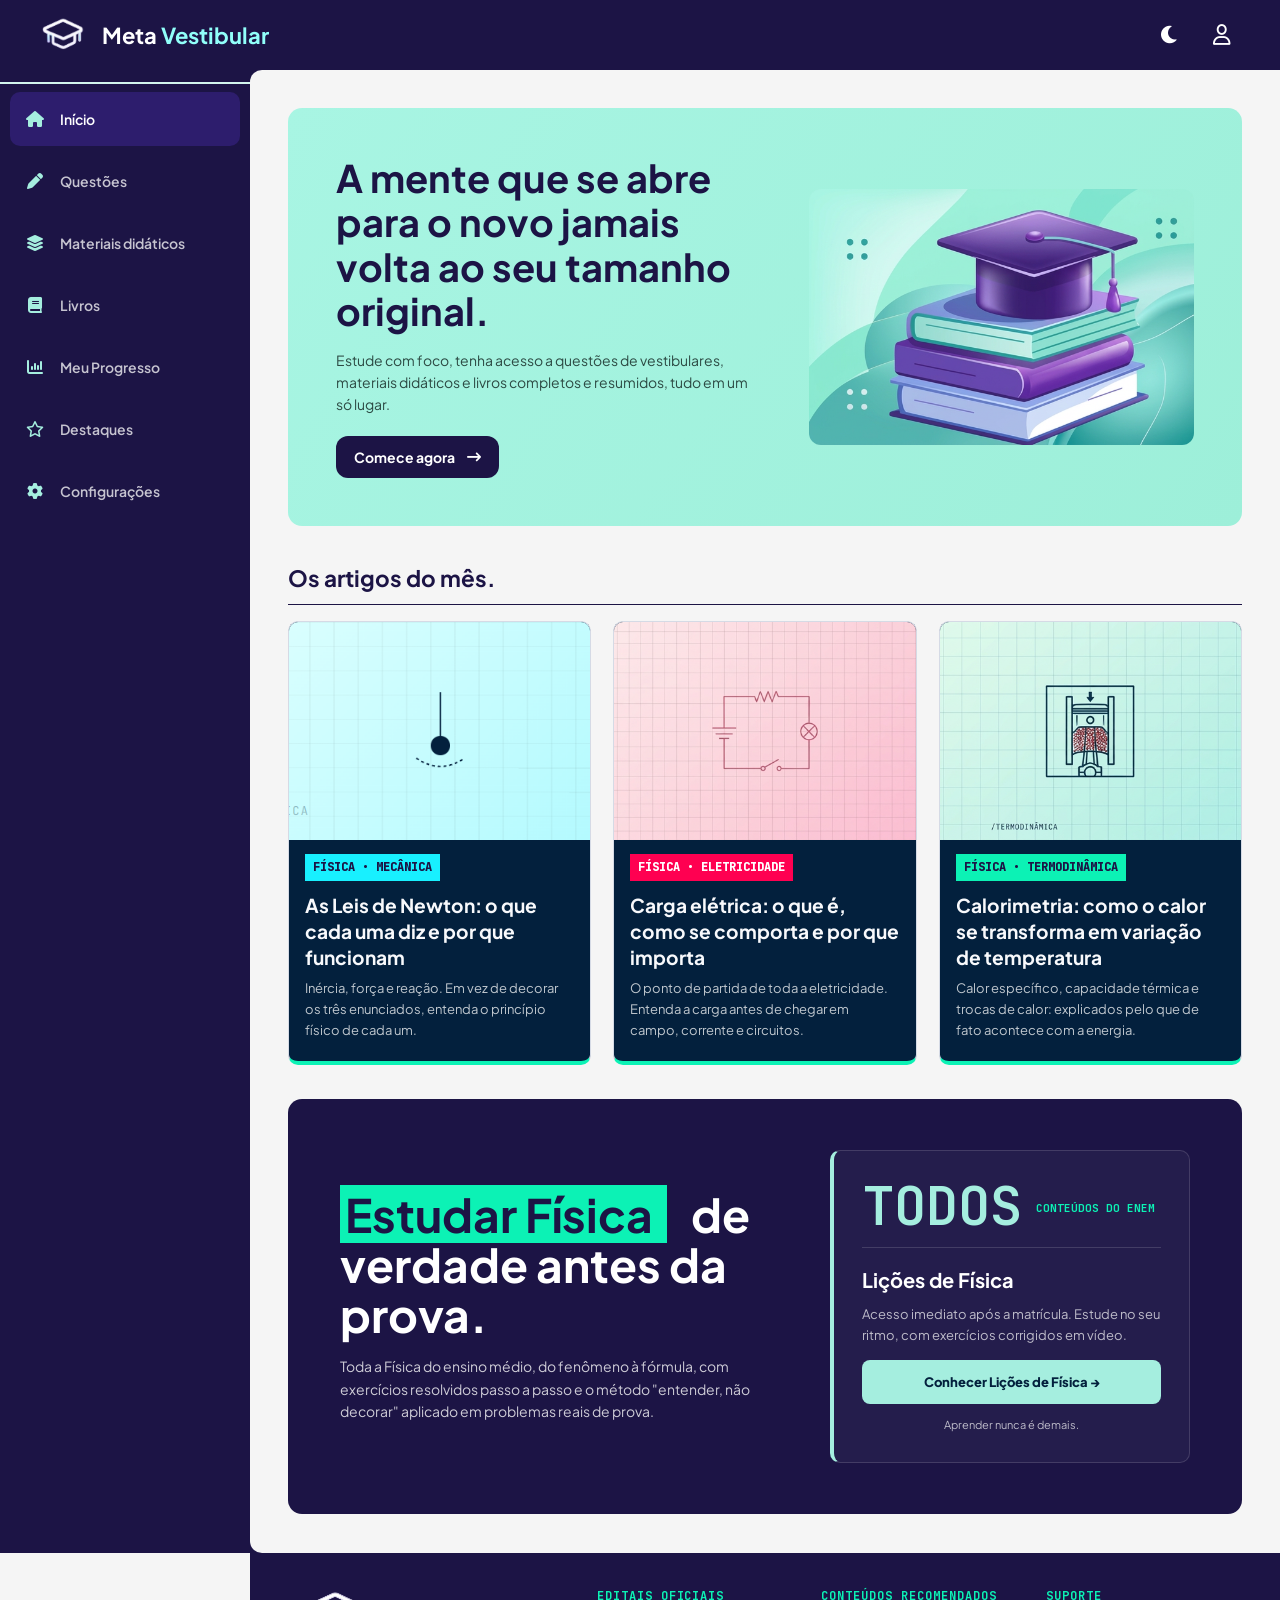
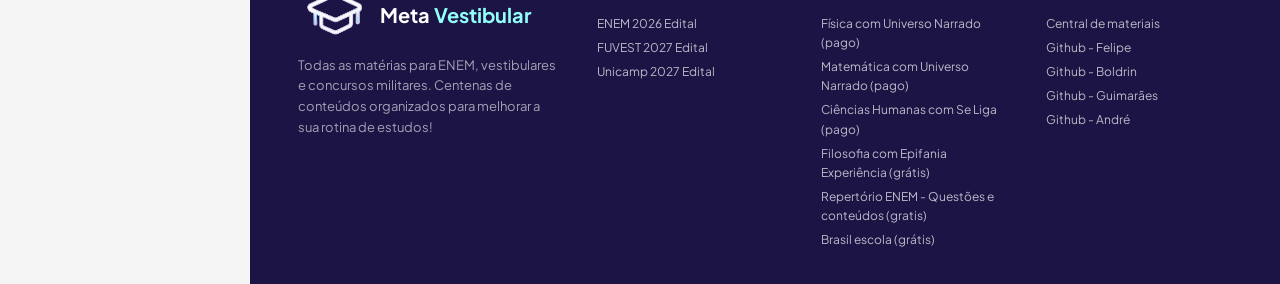
<file: index.html>
<!DOCTYPE html>
<html lang="pt-BR">
<head>
    <meta charset="UTF-8">
    <meta name="viewport" content="width=device-width, initial-scale=1.0">
    <title>Meta Vestibular | Início</title>
    <link rel="stylesheet" href="../styles/site.css">
    <link rel="stylesheet" href="../styles/index.css">
    <link rel="stylesheet" href="https://cdnjs.cloudflare.com/ajax/libs/font-awesome/6.0.0/css/all.min.css">
    <link rel="preconnect" href="https://fonts.googleapis.com">
    <link rel="preconnect" href="https://fonts.gstatic.com" crossorigin>
    <link href="https://fonts.googleapis.com/css2?family=Plus+Jakarta+Sans:wght@400;500;600;700;800&display=swap" rel="stylesheet">
    <link rel="preload" href="../assets/fonts/jetbrains-mono-var-latin.woff2" as="font" type="font/woff2" crossorigin="">
    <script src="../script.js" defer></script>
</head>

<body>

    <header>
        <a class="titulo" href="index.html" aria-label="Meta Vestibular — página inicial">
            <div class="header-img">
                <img src="../assets/metavestibular.png" class="logo-img" alt="Meta Vestibular">
            </div>
            <h1> Meta <span class="vestibular-word" id="header-span">Vestibular</span> </h1>
        </a>
        
        <div class="header-actions">
            <button class="header-theme-toggle" type="button" data-theme-toggle aria-pressed="false" aria-label="Ativar modo escuro" title="Ativar modo escuro">
                <i class="fa-solid fa-moon" aria-hidden="true"></i>
            </button>
            <div class="profile">
                <a class="profile-interact" href="configuracoes.html" aria-label="Abrir configurações" title="Configurações">
                    <i class="fa-regular fa-user"></i>
                </a>
            </div>
        </div>
    </header>

    <div class="app-container">
        <aside class="sidebar">
            <nav class="nav-menu">
                <a href="index.html" class="sidebar-interact" id="active" aria-current="page">
                    <div class="sidebar-icons"><i class="fa-solid fa-house"></i></div>
                    <p class="sidebar-text">Início</p>
                </a>
                <a href="questoes.html" class="sidebar-interact" id="questoes">
                    <div class="sidebar-icons"><i class="fa-solid fa-pen"></i></div>
                    <p class="sidebar-text">Questões</p>
                </a>
                <a href="materiais.html" class="sidebar-interact" id="materiais">
                    <div class="sidebar-icons"><i class="fa-solid fa-layer-group"></i></div>
                    <p class="sidebar-text">Materiais didáticos</p>
                </a>
                <a href="livros.html" class="sidebar-interact" id="livros">
                    <div class="sidebar-icons"><i class="fa-solid fa-book"></i></div>
                    <p class="sidebar-text">Livros</p>
                </a>
                <a href="progresso.html" class="sidebar-interact" id="progresso">
                    <div class="sidebar-icons"><i class="fa-solid fa-chart-column"></i></div>
                    <p class="sidebar-text">Meu Progresso</p>
                </a>
                <a href="destaques.html" class="sidebar-interact" id="destaques">
                    <div class="sidebar-icons"><i class="fa-regular fa-star"></i></div>
                    <p class="sidebar-text">Destaques</p>
                </a>
                <a href="configuracoes.html" class="sidebar-interact" id="configuracoes">
                    <div class="sidebar-icons"><i class="fa-solid fa-gear"></i></div>
                    <p class="sidebar-text">Configurações</p>
                </a>
            </nav>
        </aside>

        <main>
            <div class="infos-main">
                
                <section class="main-banner">
                    <div class="banner-info">
                        <h1>A mente que se abre para o novo jamais volta ao seu tamanho original.</h1>
                        <p>Estude com foco, tenha acesso a questões de vestibulares, materiais didáticos e livros completos e resumidos, tudo em um só lugar.</p>
                        <a href="materiais.html" class="sub-button">
                            Comece agora
                            <i class="fa-solid fa-arrow-right-long" class="arrow-icon"></i>
                        </a>
                    </div>

                    <div class="img-container">
                        <img src="../assets/bannerimg.png" class="banner-img" alt="Livros e capelo de formatura">
                    </div>
                </section>
                
                <section class="articles-section">
                    
                    <div class="articles-title">
                        <h1>Os artigos do mês.</h1>
                    </div>


                    <div class="articles-container">

                        <a href="materiais.html?q=mecanica" class="article-card">
                            <div class="article-image">
                                <img src="../assets/mecanica.png" alt="Ilustração de um pêndulo para mecânica">
                            </div>
                            
                            <div class="article-topic" id="mecanica">
                                <h2>FÍSICA • MECÂNICA</h2>
                            </div>
                            
                            <div class="article-text">
                                <h2>As Leis de Newton: o que cada uma diz e por que funcionam</h2>
                                <p>Inércia, força e reação. Em vez de decorar os três enunciados, entenda o princípio físico de cada um.</p>
                            </div>
                        </a>
                                
                        <a href="materiais.html?q=eletricidade" class="article-card">
                            <div class="article-image">
                                <img src="../assets/eletricidade.png" alt="Circuito elétrico ilustrado">
                            </div>
                            
                            <div class="article-topic" id="eletricidade">
                                <h2>FÍSICA • ELETRICIDADE</h2>
                            </div>
                            
                            <div class="article-text">
                                <h2>Carga elétrica: o que é, como se comporta e por que importa</h2>
                                <p>O ponto de partida de toda a eletricidade. Entenda a carga antes de chegar em campo, corrente e circuitos.</p>
                            </div>
                        </a>
                            
                        <a href="materiais.html?q=termodinamica" class="article-card">
                            <div class="article-image">
                                <img src="../assets/termodinamica.png" alt="Ilustração de um motor para termodinâmica">
                            </div>
                            
                            <div class="article-topic" id="termodinamica">
                                <h2>FÍSICA • TERMODINÂMICA</h2>
                            </div>
                            
                            <div class="article-text">
                                <h2>Calorimetria: como o calor se transforma em variação de temperatura</h2>
                                <p>Calor específico, capacidade térmica e trocas de calor: explicados pelo que de fato acontece com a energia.</p>
                            </div>
                        </a>
                    </div>
                    <p class="articles-empty" id="articles-empty" hidden>Nenhum artigo encontrado. Tente outro termo.</p>

                </section>
                
                
                <section class="fdc" aria-labelledby="fdc-h">
                    <div class="un-container">
                        <div class="fdc-inner">
                            
                            <div class="fdc-left">
                                <h2 id="fdc-h"><span class="hi-g">Estudar Física </span>&nbsp;&nbsp;&nbsp;de verdade antes da prova.</h2>
                                <p>Toda a Física do ensino médio, do fenômeno à fórmula, com exercícios resolvidos passo a passo e o método "entender, não decorar" aplicado em problemas reais de prova.</p>
                            </div>

                            <div class="fdc-card">
                                <div class="fdc-when">
                                    <span class="fdc-when-d">TODOS</span>

                                    <div class="fdc-when-info">
                                        <span class="fdc-when-mo">Conteúdos do enem</span>
                                    </div>
                                </div>
                            
                                <h3>Lições de Física</h3>
                                <p>Acesso imediato após a matrícula. Estude no seu ritmo, com exercícios corrigidos em vídeo.</p>
                                <a href="https://universonarrado.com.br/cursos/licoes-de-fisica" class="fdc-btn" target="_blank" rel="noopener noreferrer">Conhecer Lições de Física →</a>
                                <p class="fdc-note">Aprender nunca é demais.</p>
                            </div>

                        </div>
                    </div>
                </section>
            </div>
            
        </main>
    </div>

    <footer>
        <div class="footer-desc">
            <div class="footer-logo">
                <div class="footer-img">
                    <img src="../assets/metavestibular.png" class="logo-img" alt="Meta Vestibular">
                </div>
                <h2>Meta <span class="vestibular-word" id="footer-span">Vestibular</span></h2>
            </div>
    
            <p>Todas as matérias para ENEM, vestibulares e concursos militares. Centenas de conteúdos organizados para melhorar a sua rotina de estudos!</p>
        </div>
    
    
        <div class="footer-col">
            <h3>Editais Oficiais</h3>
            <a class="footer-a" href="https://s5.static.brasilescola.uol.com.br/enem/2026/05/1-enem-2026-edital.pdf">ENEM 2026 Edital</a>
            <a class="footer-a" href="https://www.fuvest.br/arquivos/vestibular/fuvest2027-resolucao-DOE.pdf">FUVEST 2027 Edital</a>
            <a class="footer-a" href="https://www.comvest.unicamp.br/wp-content/uploads/2026/07/VU2027-Manual-do-Ingresso.pdf">Unicamp 2027 Edital</a>
    
        </div>
    
        <div class="footer-col">
            <h3>Conteúdos Recomendados</h3>
            <a href="https://universonarrado.com.br/cursos/licoes-de-fisica" class="footer-a">Física com Universo Narrado (pago)</a>
            <a href="https://universonarrado.com.br/cursos/licoes-de-matematica" class="footer-a">Matemática com Universo Narrado (pago)</a>
            <a href="https://seliga.com.br/" class="footer-a">Ciências Humanas com Se Liga (pago)</a>
            <a href="https://epifaniaexperiencia.com.br/" class="footer-a">Filosofia com Epifania Experiência (grátis)</a>
            <a href="https://aluno.repertorioenem.com.br/dashboard" class="footer-a">Repertório ENEM - Questões e conteúdos (gratis)</a>
            <a href="https://brasilescola.uol.com.br/" class="footer-a">Brasil escola (grátis)</a>
    
        </div>
    
        <div class="footer-col">
            <h3>Suporte</h3>
            <a class="footer-a" href="materiais.html#catalogo-materias">Central de materiais</a>
            <a class="footer-a" href="https://github.com/Kilogabu">Github - Felipe</a>
            <a class="footer-a" href="https://github.com/Kilogabu">Github - Boldrin</a>
            <a class="footer-a" href="https://github.com/Kilogabu">Github - Guimarães</a>
            <a class="footer-a" href="https://github.com/Kilogabu">Github - André</a>
        </div>
    
    </footer>
</body>

</html>
</file>
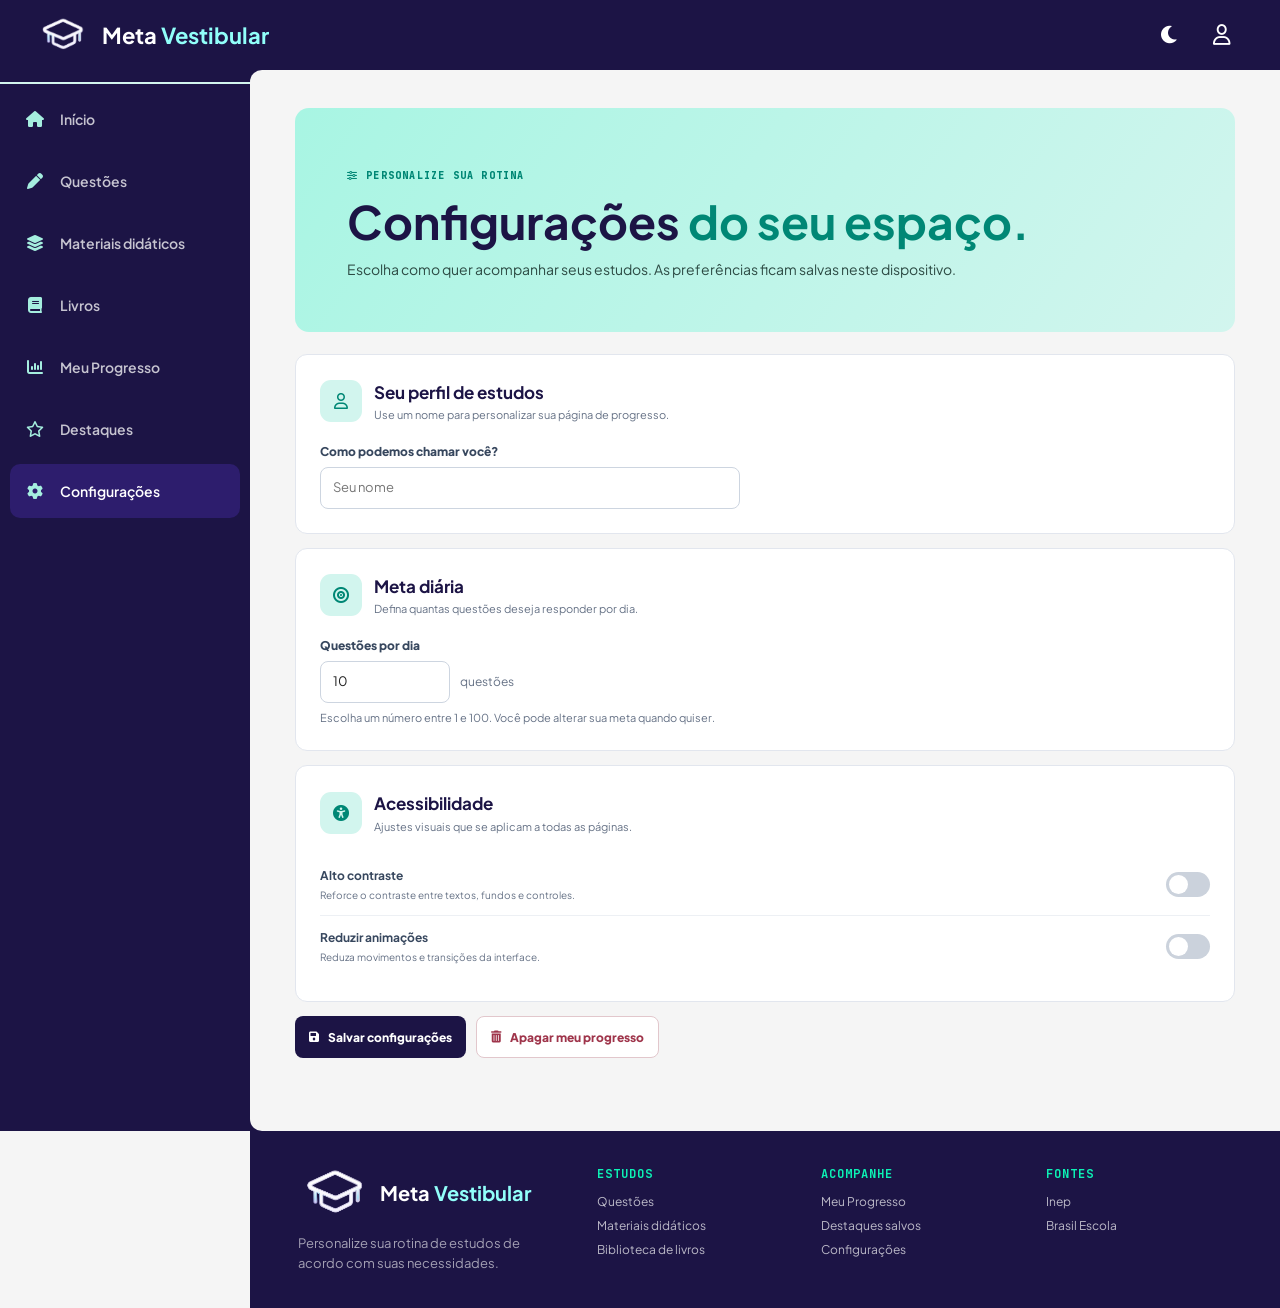
<file: configuracoes.html>
<!DOCTYPE html>
<html lang="pt-BR">
<head>
    <meta charset="UTF-8">
    <meta name="viewport" content="width=device-width, initial-scale=1.0">
    <title>Configurações | Meta Vestibular</title>
    <link rel="stylesheet" href="../styles/site.css">
    <link rel="stylesheet" href="../styles/configuracoes.css">
    <link rel="stylesheet" href="https://cdnjs.cloudflare.com/ajax/libs/font-awesome/6.0.0/css/all.min.css">
    <link rel="preconnect" href="https://fonts.googleapis.com">
    <link rel="preconnect" href="https://fonts.gstatic.com" crossorigin>
    <link href="https://fonts.googleapis.com/css2?family=Plus+Jakarta+Sans:wght@400;500;600;700;800&display=swap" rel="stylesheet">
    <script src="../script.js" defer></script>
</head>
<body>
    <header>
        <a class="titulo" href="index.html" aria-label="Meta Vestibular — página inicial">
            <div class="header-img"><img src="../assets/metavestibular.png" class="logo-img" alt="Logo Meta Vestibular"></div>
            <h1>Meta <span class="vestibular-word">Vestibular</span></h1>
        </a>
        <div class="header-actions">
            <button class="header-theme-toggle" type="button" data-theme-toggle aria-pressed="false" aria-label="Ativar modo escuro" title="Ativar modo escuro">
                <i class="fa-solid fa-moon" aria-hidden="true"></i>
            </button>
            <div class="profile"><a class="profile-interact" href="configuracoes.html" aria-label="Abrir configurações" title="Configurações"><i class="fa-regular fa-user"></i></a></div>
        </div>
    </header>

    <div class="app-container">
        <aside class="sidebar">
            <nav class="nav-menu" aria-label="Navegação principal">
                <a href="index.html" class="sidebar-interact" id="inicio"><div class="sidebar-icons"><i class="fa-solid fa-house"></i></div><p class="sidebar-text">Início</p></a>
                <a href="questoes.html" class="sidebar-interact" id="questoes"><div class="sidebar-icons"><i class="fa-solid fa-pen"></i></div><p class="sidebar-text">Questões</p></a>
                <a href="materiais.html" class="sidebar-interact" id="materiais"><div class="sidebar-icons"><i class="fa-solid fa-layer-group"></i></div><p class="sidebar-text">Materiais didáticos</p></a>
                <a href="livros.html" class="sidebar-interact" id="livros"><div class="sidebar-icons"><i class="fa-solid fa-book"></i></div><p class="sidebar-text">Livros</p></a>
                <a href="progresso.html" class="sidebar-interact" id="progresso"><div class="sidebar-icons"><i class="fa-solid fa-chart-column"></i></div><p class="sidebar-text">Meu Progresso</p></a>
                <a href="destaques.html" class="sidebar-interact" id="destaques"><div class="sidebar-icons"><i class="fa-regular fa-star"></i></div><p class="sidebar-text">Destaques</p></a>
                <a href="configuracoes.html" class="sidebar-interact" id="active" aria-current="page"><div class="sidebar-icons"><i class="fa-solid fa-gear"></i></div><p class="sidebar-text">Configurações</p></a>
            </nav>
        </aside>

        <main class="settings-main">
            <div class="settings-content">
                <section class="feature-hero settings-hero">
                    <span class="feature-eyebrow"><i class="fa-solid fa-sliders"></i> PERSONALIZE SUA ROTINA</span>
                    <h1>Configurações <span>do seu espaço.</span></h1>
                    <p>Escolha como quer acompanhar seus estudos. As preferências ficam salvas neste dispositivo.</p>
                </section>

                <form class="settings-form" id="settings-form">
                    <section class="settings-card" aria-labelledby="profile-settings-title">
                        <div class="settings-card-heading"><span class="settings-icon"><i class="fa-regular fa-user"></i></span><div><h2 id="profile-settings-title">Seu perfil de estudos</h2><p>Use um nome para personalizar sua página de progresso.</p></div></div>
                        <label class="field-label" for="student-name">Como podemos chamar você?</label>
                        <input class="text-field" id="student-name" name="studentName" type="text" maxlength="40" autocomplete="given-name" placeholder="Seu nome">
                    </section>

                    <section class="settings-card" aria-labelledby="goal-settings-title">
                        <div class="settings-card-heading"><span class="settings-icon"><i class="fa-solid fa-bullseye"></i></span><div><h2 id="goal-settings-title">Meta diária</h2><p>Defina quantas questões deseja responder por dia.</p></div></div>
                        <label class="field-label" for="daily-goal">Questões por dia</label>
                        <div class="goal-field"><input class="text-field" id="daily-goal" name="dailyGoal" type="number" min="1" max="100" step="1" required><span>questões</span></div>
                        <p class="field-help">Escolha um número entre 1 e 100. Você pode alterar sua meta quando quiser.</p>
                    </section>

                    <section class="settings-card" aria-labelledby="accessibility-settings-title">
                        <div class="settings-card-heading"><span class="settings-icon"><i class="fa-solid fa-universal-access"></i></span><div><h2 id="accessibility-settings-title">Acessibilidade</h2><p>Ajustes visuais que se aplicam a todas as páginas.</p></div></div>
                        <label class="setting-switch" for="high-contrast"><span><strong>Alto contraste</strong><small>Reforce o contraste entre textos, fundos e controles.</small></span><input id="high-contrast" name="highContrast" type="checkbox"><span class="switch-ui" aria-hidden="true"></span></label>
                        <label class="setting-switch" for="reduce-motion"><span><strong>Reduzir animações</strong><small>Reduza movimentos e transições da interface.</small></span><input id="reduce-motion" name="reduceMotion" type="checkbox"><span class="switch-ui" aria-hidden="true"></span></label>
                    </section>

                    <div class="settings-actions">
                        <button class="save-settings" type="submit"><i class="fa-solid fa-floppy-disk"></i> Salvar configurações</button>
                        <button class="reset-study" type="button" data-reset-study><i class="fa-solid fa-trash-can"></i> Apagar meu progresso</button>
                    </div>
                    <p class="settings-status" id="settings-status" role="status" aria-live="polite"></p>
                </form>
            </div>
        </main>
    </div>

    <footer>
        <div class="footer-desc"><div class="footer-logo"><div class="footer-img"><img src="../assets/metavestibular.png" class="logo-img" alt="Meta Vestibular"></div><h2>Meta <span class="vestibular-word">Vestibular</span></h2></div><p>Personalize sua rotina de estudos de acordo com suas necessidades.</p></div>
        <div class="footer-col"><h3>Estudos</h3><a class="footer-a" href="questoes.html">Questões</a><a class="footer-a" href="materiais.html">Materiais didáticos</a><a class="footer-a" href="livros.html">Biblioteca de livros</a></div>
        <div class="footer-col"><h3>Acompanhe</h3><a class="footer-a" href="progresso.html">Meu Progresso</a><a class="footer-a" href="destaques.html">Destaques salvos</a><a class="footer-a" href="configuracoes.html">Configurações</a></div>
        <div class="footer-col"><h3>Fontes</h3><a class="footer-a" href="https://www.gov.br/inep/pt-br">Inep</a><a class="footer-a" href="https://brasilescola.uol.com.br/">Brasil Escola</a></div>
    </footer>
</body>
</html>
</file>
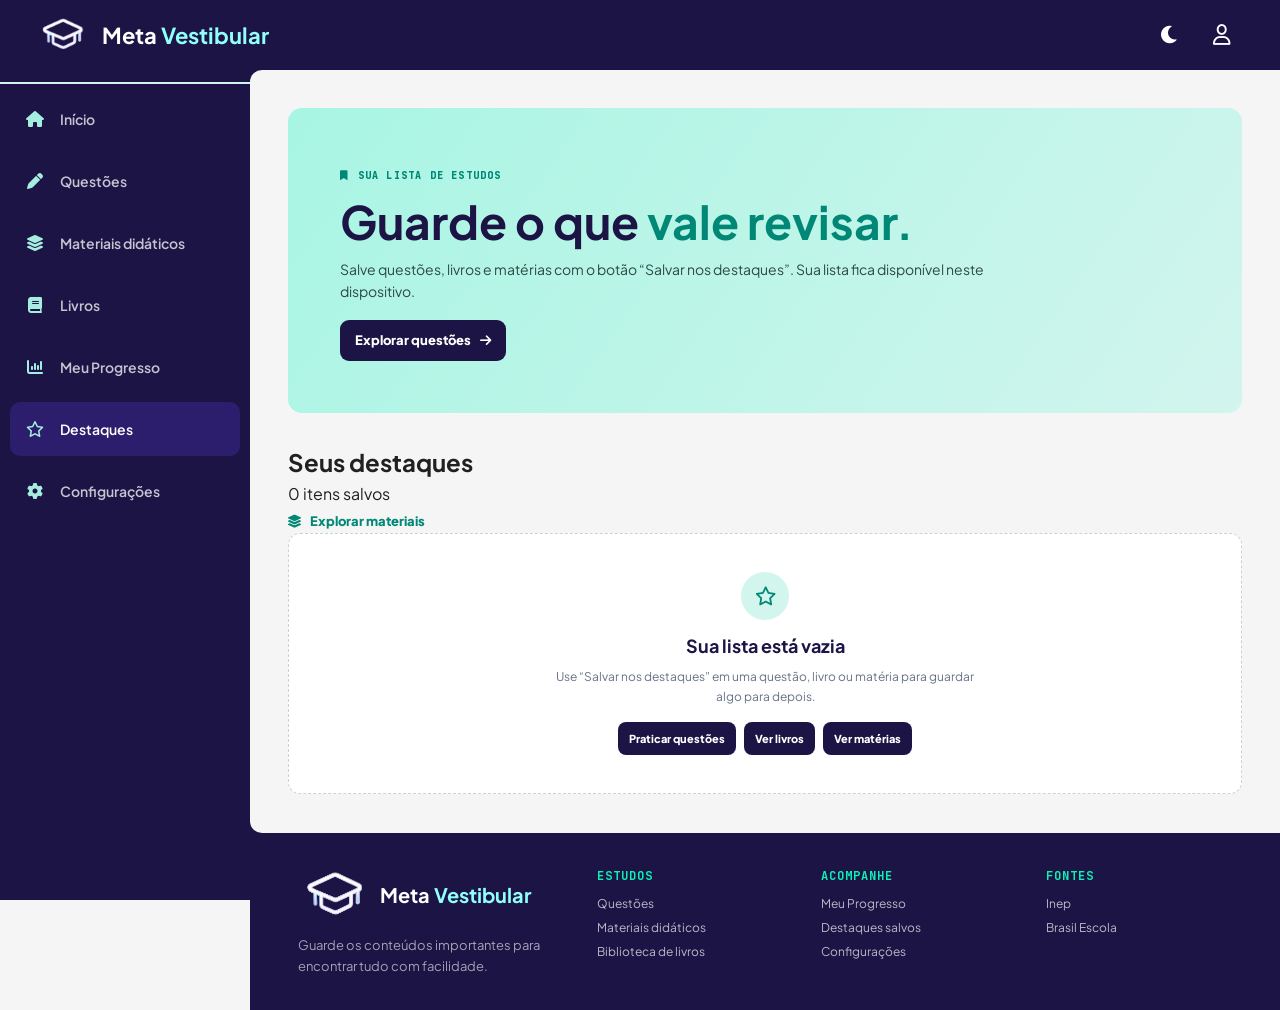
<file: destaques.html>
<!DOCTYPE html>
<html lang="pt-BR">
<head>
    <meta charset="UTF-8">
    <meta name="viewport" content="width=device-width, initial-scale=1.0">
    <title>Destaques | Meta Vestibular</title>
    <link rel="stylesheet" href="../styles/site.css">
    <link rel="stylesheet" href="../styles/destaques.css">
    <link rel="stylesheet" href="https://cdnjs.cloudflare.com/ajax/libs/font-awesome/6.0.0/css/all.min.css">
    <link rel="preconnect" href="https://fonts.googleapis.com">
    <link rel="preconnect" href="https://fonts.gstatic.com" crossorigin>
    <link href="https://fonts.googleapis.com/css2?family=Plus+Jakarta+Sans:wght@400;500;600;700;800&display=swap" rel="stylesheet">
    <script src="../script.js" defer></script>
</head>
<body>
    <header>
        <a class="titulo" href="index.html" aria-label="Meta Vestibular — página inicial">
            <div class="header-img"><img src="../assets/metavestibular.png" class="logo-img" alt="Logo Meta Vestibular"></div>
            <h1>Meta <span class="vestibular-word">Vestibular</span></h1>
        </a>
        <div class="header-actions">
            <button class="header-theme-toggle" type="button" data-theme-toggle aria-pressed="false" aria-label="Ativar modo escuro" title="Ativar modo escuro">
                <i class="fa-solid fa-moon" aria-hidden="true"></i>
            </button>
            <div class="profile"><a class="profile-interact" href="configuracoes.html" aria-label="Abrir configurações" title="Configurações"><i class="fa-regular fa-user"></i></a></div>
        </div>
    </header>

    <div class="app-container">
        <aside class="sidebar">
            <nav class="nav-menu" aria-label="Navegação principal">
                <a href="index.html" class="sidebar-interact" id="inicio"><div class="sidebar-icons"><i class="fa-solid fa-house"></i></div><p class="sidebar-text">Início</p></a>
                <a href="questoes.html" class="sidebar-interact" id="questoes"><div class="sidebar-icons"><i class="fa-solid fa-pen"></i></div><p class="sidebar-text">Questões</p></a>
                <a href="materiais.html" class="sidebar-interact" id="materiais"><div class="sidebar-icons"><i class="fa-solid fa-layer-group"></i></div><p class="sidebar-text">Materiais didáticos</p></a>
                <a href="livros.html" class="sidebar-interact" id="livros"><div class="sidebar-icons"><i class="fa-solid fa-book"></i></div><p class="sidebar-text">Livros</p></a>
                <a href="progresso.html" class="sidebar-interact" id="progresso"><div class="sidebar-icons"><i class="fa-solid fa-chart-column"></i></div><p class="sidebar-text">Meu Progresso</p></a>
                <a href="destaques.html" class="sidebar-interact" id="active" aria-current="page"><div class="sidebar-icons"><i class="fa-regular fa-star"></i></div><p class="sidebar-text">Destaques</p></a>
                <a href="configuracoes.html" class="sidebar-interact" id="configuracoes"><div class="sidebar-icons"><i class="fa-solid fa-gear"></i></div><p class="sidebar-text">Configurações</p></a>
            </nav>
        </aside>

        <main class="highlights-main">
            <div class="highlights-content">
                <section class="feature-hero highlights-hero">
                    <span class="feature-eyebrow"><i class="fa-solid fa-bookmark"></i> SUA LISTA DE ESTUDOS</span>
                    <h1>Guarde o que <span>vale revisar.</span></h1>
                    <p>Salve questões, livros e matérias com o botão “Salvar nos destaques”. Sua lista fica disponível neste dispositivo.</p>
                    <a class="feature-button" href="questoes.html">Explorar questões <i class="fa-solid fa-arrow-right"></i></a>
                </section>
                <section class="highlights-section" aria-labelledby="highlights-title">
                    <div class="highlights-heading">
                        <div><h2 id="highlights-title">Seus destaques</h2><p id="highlights-count" aria-live="polite">0 itens salvos</p></div>
                        <a class="text-link" href="materiais.html"><i class="fa-solid fa-layer-group"></i> Explorar materiais</a>
                    </div>
                    <div class="highlights-grid" id="highlights-list" aria-live="polite"></div>
                    <div class="highlights-empty" id="highlights-empty">
                        <span class="empty-star"><i class="fa-regular fa-star"></i></span>
                        <h3>Sua lista está vazia</h3>
                        <p>Use “Salvar nos destaques” em uma questão, livro ou matéria para guardar algo para depois.</p>
                        <div><a href="questoes.html">Praticar questões</a><a href="livros.html">Ver livros</a><a href="materiais.html">Ver matérias</a></div>
                    </div>
                    <p class="highlights-no-results" id="highlights-no-results" hidden>Nenhum destaque corresponde à sua busca.</p>
                </section>
            </div>
        </main>
    </div>

    <footer>
        <div class="footer-desc"><div class="footer-logo"><div class="footer-img"><img src="../assets/metavestibular.png" class="logo-img" alt="Meta Vestibular"></div><h2>Meta <span class="vestibular-word">Vestibular</span></h2></div><p>Guarde os conteúdos importantes para encontrar tudo com facilidade.</p></div>
        <div class="footer-col"><h3>Estudos</h3><a class="footer-a" href="questoes.html">Questões</a><a class="footer-a" href="materiais.html">Materiais didáticos</a><a class="footer-a" href="livros.html">Biblioteca de livros</a></div>
        <div class="footer-col"><h3>Acompanhe</h3><a class="footer-a" href="progresso.html">Meu Progresso</a><a class="footer-a" href="destaques.html">Destaques salvos</a><a class="footer-a" href="configuracoes.html">Configurações</a></div>
        <div class="footer-col"><h3>Fontes</h3><a class="footer-a" href="https://www.gov.br/inep/pt-br">Inep</a><a class="footer-a" href="https://brasilescola.uol.com.br/">Brasil Escola</a></div>
    </footer>
</body>
</html>
</file>
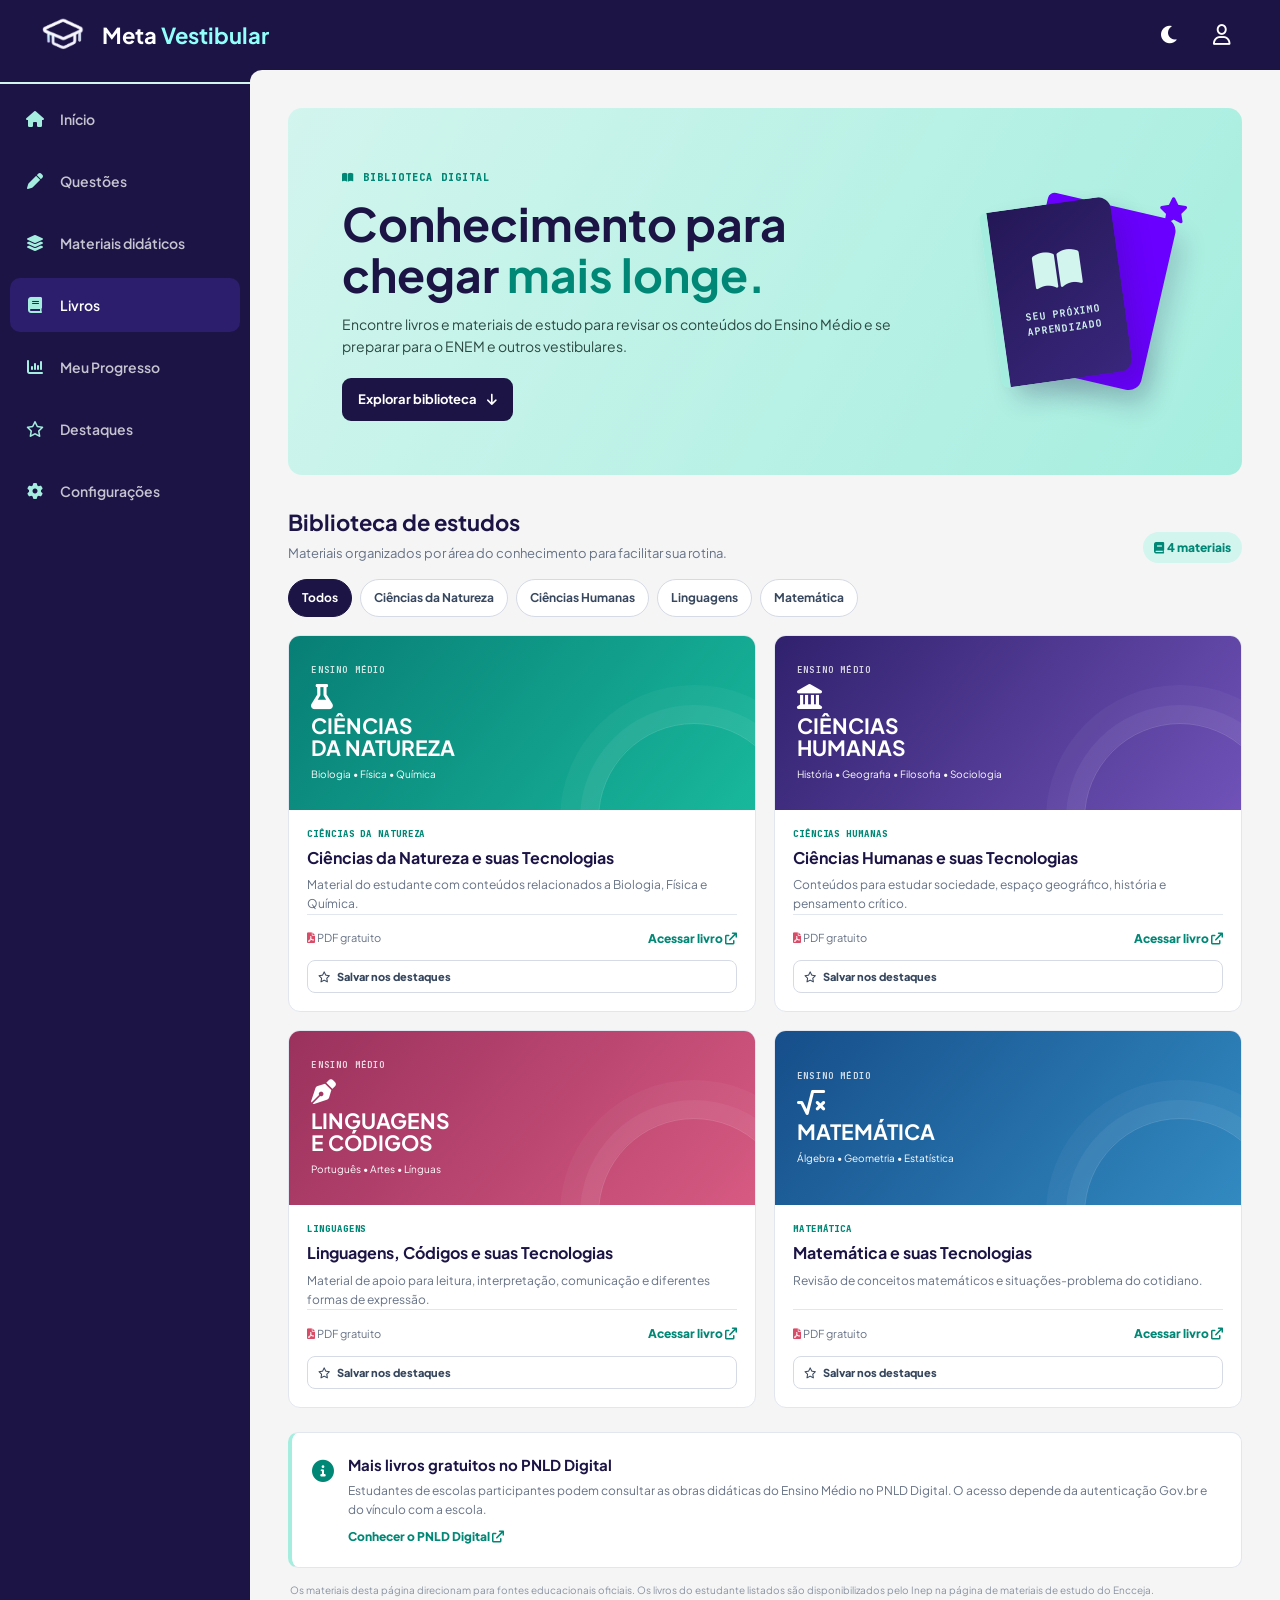
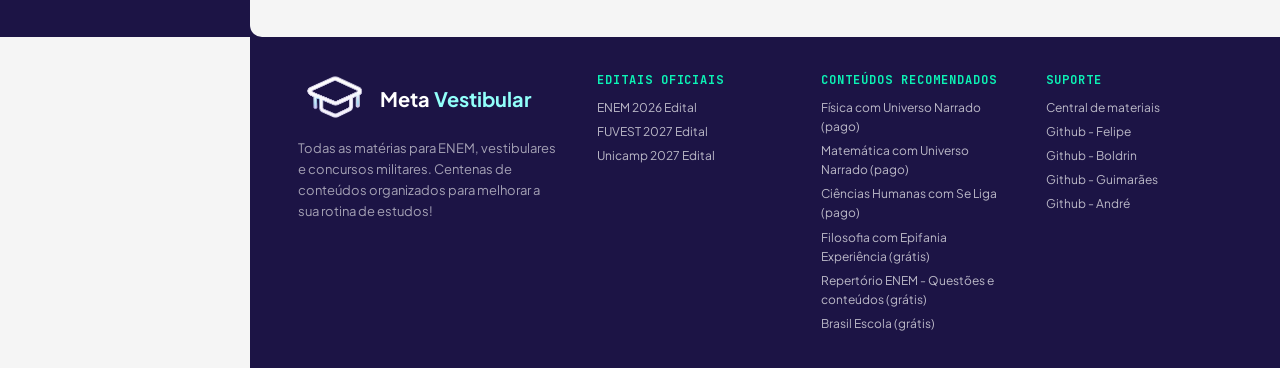
<file: livros.html>
<!DOCTYPE html>
<html lang="pt-BR">
<head>
    <meta charset="UTF-8">
    <meta name="viewport" content="width=device-width, initial-scale=1.0">
    <title>Livros | Meta Vestibular</title>
    <link rel="stylesheet" href="../styles/site.css">
    <link rel="stylesheet" href="../styles/livros.css">
    <link rel="stylesheet" href="https://cdnjs.cloudflare.com/ajax/libs/font-awesome/6.0.0/css/all.min.css">
    <link rel="preconnect" href="https://fonts.googleapis.com">
    <link rel="preconnect" href="https://fonts.gstatic.com" crossorigin>
    <link href="https://fonts.googleapis.com/css2?family=Plus+Jakarta+Sans:wght@400;500;600;700;800&display=swap" rel="stylesheet">
    <script src="../script.js" defer></script>
</head>
<body>
    <header>
        <a class="titulo" href="index.html">
            <div class="header-img"><img src="../assets/metavestibular.png" class="logo-img" alt="Logo Meta Vestibular"></div>
            <h1>Meta <span class="vestibular-word" id="header-span">Vestibular</span></h1>
        </a>
        <div class="header-actions">
            <button class="header-theme-toggle" type="button" data-theme-toggle aria-pressed="false" aria-label="Ativar modo escuro" title="Ativar modo escuro">
                <i class="fa-solid fa-moon" aria-hidden="true"></i>
            </button>
            <div class="profile">
                <a class="profile-interact" href="configuracoes.html" aria-label="Abrir configurações" title="Configurações"><i class="fa-regular fa-user"></i></a>
            </div>
        </div>
    </header>

    <div class="app-container">
        <aside class="sidebar">
            <nav class="nav-menu">
                <a href="index.html" class="sidebar-interact" id="inicio">
                    <div class="sidebar-icons"><i class="fa-solid fa-house"></i></div><p class="sidebar-text">Início</p>
                </a>
                <a href="questoes.html" class="sidebar-interact" id="questoes">
                    <div class="sidebar-icons"><i class="fa-solid fa-pen"></i></div><p class="sidebar-text">Questões</p>
                </a>
                <a href="materiais.html" class="sidebar-interact" id="materiais">
                    <div class="sidebar-icons"><i class="fa-solid fa-layer-group"></i></div><p class="sidebar-text">Materiais didáticos</p>
                </a>
                <a href="livros.html" class="sidebar-interact" id="active" aria-current="page">
                    <div class="sidebar-icons"><i class="fa-solid fa-book"></i></div><p class="sidebar-text">Livros</p>
                </a>
                <a href="progresso.html" class="sidebar-interact" id="progresso">
                    <div class="sidebar-icons"><i class="fa-solid fa-chart-column"></i></div><p class="sidebar-text">Meu Progresso</p>
                </a>
                <a href="destaques.html" class="sidebar-interact" id="destaques">
                    <div class="sidebar-icons"><i class="fa-regular fa-star"></i></div><p class="sidebar-text">Destaques</p>
                </a>
                <a href="configuracoes.html" class="sidebar-interact" id="configuracoes">
                    <div class="sidebar-icons"><i class="fa-solid fa-gear"></i></div><p class="sidebar-text">Configurações</p>
                </a>
            </nav>
        </aside>

        <main class="books-main">
            <div class="books-content">
                <section class="books-hero">
                    <div class="books-hero-copy">
                        <span class="books-eyebrow"><i class="fa-solid fa-book-open"></i> BIBLIOTECA DIGITAL</span>
                        <h1>Conhecimento para chegar <span>mais longe.</span></h1>
                        <p>Encontre livros e materiais de estudo para revisar os conteúdos do Ensino Médio e se preparar para o ENEM e outros vestibulares.</p>
                        <a href="#catalogo-livros" class="books-hero-button">Explorar biblioteca <i class="fa-solid fa-arrow-down"></i></a>
                    </div>
                    <div class="books-hero-art" aria-hidden="true">
                        <div class="book-art book-art-back"></div>
                        <div class="book-art book-art-front"><i class="fa-solid fa-book-open"></i><span>SEU PRÓXIMO<br>APRENDIZADO</span></div>
                        <div class="book-art-spark"><i class="fa-solid fa-star"></i></div>
                    </div>
                </section>

                <section class="books-intro">
                    <div>
                        <h2>Biblioteca de estudos</h2>
                        <p>Materiais organizados por área do conhecimento para facilitar sua rotina.</p>
                    </div>
                    <span class="books-count" id="books-count"><i class="fa-solid fa-book"></i> <span data-count>4</span> materiais</span>
                </section>

                <section class="books-filters" aria-label="Filtros de livros">
                    <button class="book-filter active" type="button" data-filter="todos" aria-pressed="true">Todos</button>
                    <button class="book-filter" type="button" data-filter="natureza" aria-pressed="false">Ciências da Natureza</button>
                    <button class="book-filter" type="button" data-filter="humanas" aria-pressed="false">Ciências Humanas</button>
                    <button class="book-filter" type="button" data-filter="linguagens" aria-pressed="false">Linguagens</button>
                    <button class="book-filter" type="button" data-filter="matematica" aria-pressed="false">Matemática</button>
                </section>

                <section class="books-grid" id="catalogo-livros" aria-label="Catálogo de livros">
                    <article class="book-card" data-category="natureza" data-search="ciências da natureza biologia física química encceja" data-favorite-card data-favorite-id="book-natureza" data-favorite-href="livros.html#catalogo-livros">
                        <div class="book-cover cover-natureza">
                            <span class="cover-label">ENSINO MÉDIO</span>
                            <i class="fa-solid fa-flask"></i>
                            <strong>CIÊNCIAS<br>DA NATUREZA</strong>
                            <small>Biologia • Física • Química</small>
                        </div>
                        <div class="book-card-body">
                            <span class="book-category">CIÊNCIAS DA NATUREZA</span>
                            <h3>Ciências da Natureza e suas Tecnologias</h3>
                            <p>Material do estudante com conteúdos relacionados a Biologia, Física e Química.</p>
                            <div class="book-card-footer"><span><i class="fa-solid fa-file-pdf"></i> PDF gratuito</span><a href="https://download.inep.gov.br/educacao_basica/encceja/material_estudo/livro_estudante/ciencias_naturais_em_br.pdf" target="_blank" rel="noopener noreferrer">Acessar livro <i class="fa-solid fa-arrow-up-right-from-square"></i></a></div>
                        </div>
                    </article>

                    <article class="book-card" data-category="humanas" data-search="ciências humanas história geografia filosofia sociologia encceja" data-favorite-card data-favorite-id="book-humanas" data-favorite-href="livros.html#catalogo-livros">
                        <div class="book-cover cover-humanas">
                            <span class="cover-label">ENSINO MÉDIO</span>
                            <i class="fa-solid fa-landmark"></i>
                            <strong>CIÊNCIAS<br>HUMANAS</strong>
                            <small>História • Geografia • Filosofia • Sociologia</small>
                        </div>
                        <div class="book-card-body">
                            <span class="book-category">CIÊNCIAS HUMANAS</span>
                            <h3>Ciências Humanas e suas Tecnologias</h3>
                            <p>Conteúdos para estudar sociedade, espaço geográfico, história e pensamento crítico.</p>
                            <div class="book-card-footer"><span><i class="fa-solid fa-file-pdf"></i> PDF gratuito</span><a href="https://download.inep.gov.br/educacao_basica/encceja/material_estudo/livro_estudante/ciencias_humanas_em_br.pdf" target="_blank" rel="noopener noreferrer">Acessar livro <i class="fa-solid fa-arrow-up-right-from-square"></i></a></div>
                        </div>
                    </article>

                    <article class="book-card" data-category="linguagens" data-search="linguagens códigos língua portuguesa literatura inglês espanhol artes educação física encceja" data-favorite-card data-favorite-id="book-linguagens" data-favorite-href="livros.html#catalogo-livros">
                        <div class="book-cover cover-linguagens">
                            <span class="cover-label">ENSINO MÉDIO</span>
                            <i class="fa-solid fa-pen-nib"></i>
                            <strong>LINGUAGENS<br>E CÓDIGOS</strong>
                            <small>Português • Artes • Línguas</small>
                        </div>
                        <div class="book-card-body">
                            <span class="book-category">LINGUAGENS</span>
                            <h3>Linguagens, Códigos e suas Tecnologias</h3>
                            <p>Material de apoio para leitura, interpretação, comunicação e diferentes formas de expressão.</p>
                            <div class="book-card-footer"><span><i class="fa-solid fa-file-pdf"></i> PDF gratuito</span><a href="https://download.inep.gov.br/educacao_basica/encceja/material_estudo/livro_estudante/linguagens_codigos_em_br.pdf" target="_blank" rel="noopener noreferrer">Acessar livro <i class="fa-solid fa-arrow-up-right-from-square"></i></a></div>
                        </div>
                    </article>

                    <article class="book-card" data-category="matematica" data-search="matemática suas tecnologias números geometria estatística álgebra encceja" data-favorite-card data-favorite-id="book-matematica" data-favorite-href="livros.html#catalogo-livros">
                        <div class="book-cover cover-matematica">
                            <span class="cover-label">ENSINO MÉDIO</span>
                            <i class="fa-solid fa-square-root-variable"></i>
                            <strong>MATEMÁTICA</strong>
                            <small>Álgebra • Geometria • Estatística</small>
                        </div>
                        <div class="book-card-body">
                            <span class="book-category">MATEMÁTICA</span>
                            <h3>Matemática e suas Tecnologias</h3>
                            <p>Revisão de conceitos matemáticos e situações-problema do cotidiano.</p>
                            <div class="book-card-footer"><span><i class="fa-solid fa-file-pdf"></i> PDF gratuito</span><a href="https://download.inep.gov.br/educacao_basica/encceja/material_estudo/livro_estudante/encceja_matematica_ens_medio.pdf" target="_blank" rel="noopener noreferrer">Acessar livro <i class="fa-solid fa-arrow-up-right-from-square"></i></a></div>
                        </div>
                    </article>
                </section>
                <p class="books-empty" id="books-empty" hidden>Nenhum livro encontrado. Tente outro termo ou selecione outra matéria.</p>

                <section class="books-notice">
                    <div class="notice-icon"><i class="fa-solid fa-circle-info"></i></div>
                    <div>
                        <h3>Mais livros gratuitos no PNLD Digital</h3>
                        <p>Estudantes de escolas participantes podem consultar as obras didáticas do Ensino Médio no PNLD Digital. O acesso depende da autenticação Gov.br e do vínculo com a escola.</p>
                        <a href="https://pnld.fnde.gov.br/" target="_blank" rel="noopener noreferrer">Conhecer o PNLD Digital <i class="fa-solid fa-arrow-up-right-from-square"></i></a>
                    </div>
                </section>
                <p class="books-source">Os materiais desta página direcionam para fontes educacionais oficiais. Os livros do estudante listados são disponibilizados pelo Inep na página de materiais de estudo do Encceja.</p>
            </div>
        </main>
    </div>

    <footer>
        <div class="footer-desc">
            <div class="footer-logo">
                <div class="footer-img"><img src="../assets/metavestibular.png" class="logo-img" alt="Meta Vestibular"></div>
                <h2>Meta <span class="vestibular-word" id="footer-span">Vestibular</span></h2>
            </div>
            <p>Todas as matérias para ENEM, vestibulares e concursos militares. Centenas de conteúdos organizados para melhorar a sua rotina de estudos!</p>
        </div>
        <div class="footer-col">
            <h3>Editais Oficiais</h3>
            <a class="footer-a" href="https://s5.static.brasilescola.uol.com.br/enem/2026/05/1-enem-2026-edital.pdf">ENEM 2026 Edital</a>
            <a class="footer-a" href="https://www.fuvest.br/arquivos/vestibular/fuvest2027-resolucao-DOE.pdf">FUVEST 2027 Edital</a>
            <a class="footer-a" href="https://www.comvest.unicamp.br/wp-content/uploads/2026/07/VU2027-Manual-do-Ingresso.pdf">Unicamp 2027 Edital</a>
        </div>
        <div class="footer-col">
            <h3>Conteúdos Recomendados</h3>
            <a href="https://universonarrado.com.br/cursos/licoes-de-fisica" class="footer-a">Física com Universo Narrado (pago)</a>
            <a href="https://universonarrado.com.br/cursos/licoes-de-matematica" class="footer-a">Matemática com Universo Narrado (pago)</a>
            <a href="https://seliga.com.br/" class="footer-a">Ciências Humanas com Se Liga (pago)</a>
            <a href="https://epifaniaexperiencia.com.br/" class="footer-a">Filosofia com Epifania Experiência (grátis)</a>
            <a href="https://aluno.repertorioenem.com.br/dashboard" class="footer-a">Repertório ENEM - Questões e conteúdos (grátis)</a>
            <a href="https://brasilescola.uol.com.br/" class="footer-a">Brasil Escola (grátis)</a>
        </div>
        <div class="footer-col">
            <h3>Suporte</h3>
            <a class="footer-a" href="materiais.html#catalogo-materias">Central de materiais</a>
            <a class="footer-a" href="https://github.com/Kilogabu">Github - Felipe</a>
            <a class="footer-a" href="https://github.com/Kilogabu">Github - Boldrin</a>
            <a class="footer-a" href="https://github.com/Kilogabu">Github - Guimarães</a>
            <a class="footer-a" href="https://github.com/Kilogabu">Github - André</a>
        </div>
    </footer>

</body>
</html>
</file>
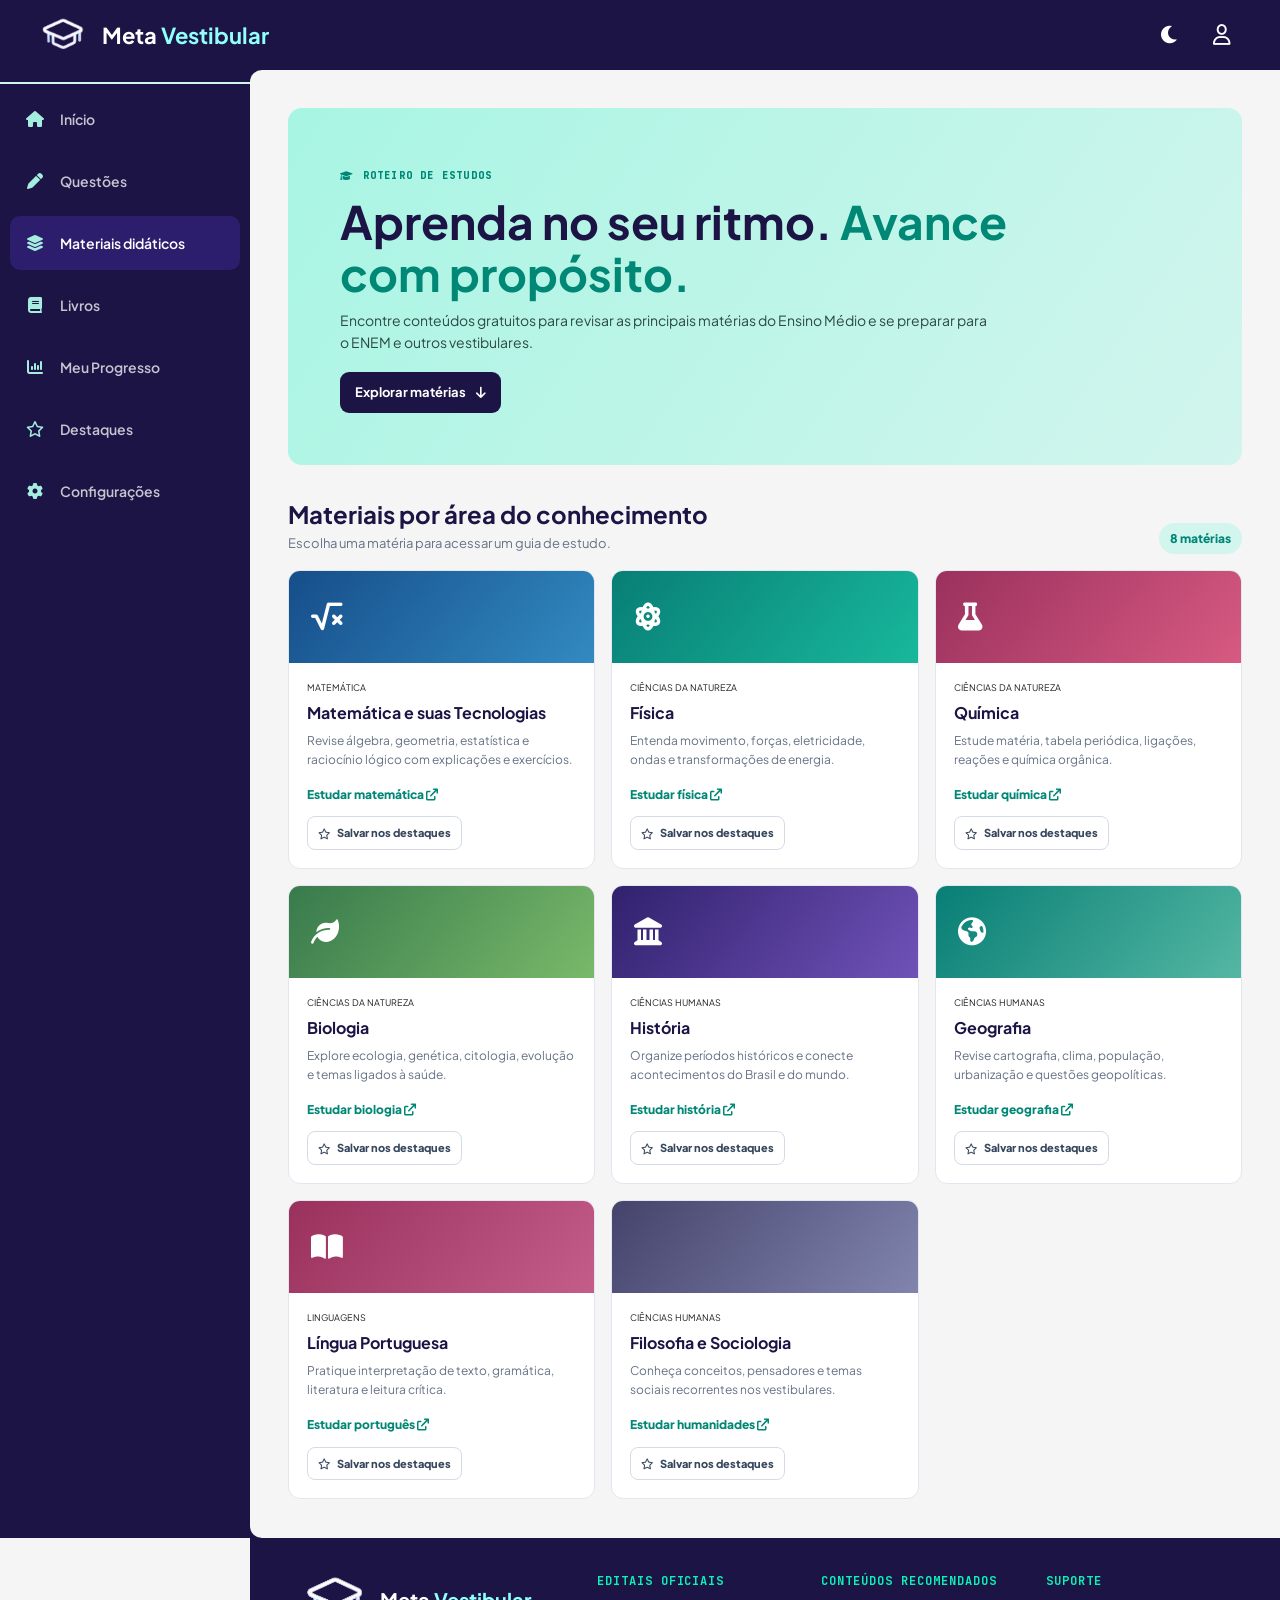
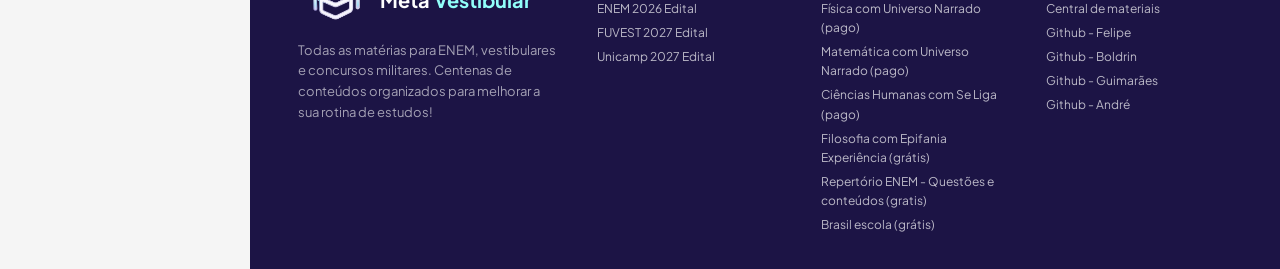
<file: materiais.html>
<!DOCTYPE html>
<html lang="pt-BR">
<head>
    <meta charset="UTF-8">
    <meta name="viewport" content="width=device-width, initial-scale=1.0">
    <title>Materiais didáticos | Meta Vestibular</title>
    <link rel="stylesheet" href="../styles/site.css">
    <link rel="stylesheet" href="../styles/materiais.css">
    <link rel="stylesheet" href="https://cdnjs.cloudflare.com/ajax/libs/font-awesome/6.0.0/css/all.min.css">
    <link rel="preconnect" href="https://fonts.googleapis.com">
    <link rel="preconnect" href="https://fonts.gstatic.com" crossorigin>
    <link href="https://fonts.googleapis.com/css2?family=Plus+Jakarta+Sans:wght@400;500;600;700;800&display=swap" rel="stylesheet">
    <script src="../script.js" defer></script>
</head>

<body>
    <header>
        <a class="titulo" href="index.html">
            <div class="header-img">
                <img src="../assets/metavestibular.png" class="logo-img" alt="Logo Meta Vestibular">
            </div>
            <h1>Meta <span class="vestibular-word">Vestibular</span></h1>
        </a>
        
        <div class="header-actions">
            <button class="header-theme-toggle" type="button" data-theme-toggle aria-pressed="false" aria-label="Ativar modo escuro" title="Ativar modo escuro">
                <i class="fa-solid fa-moon" aria-hidden="true"></i>
            </button>
            <div class="profile">
                <a class="profile-interact" href="configuracoes.html" aria-label="Abrir configurações" title="Configurações">
                    <i class="fa-regular fa-user"></i>
                </a>
            </div>
        </div>
    </header>

    <div class="app-container">
        <aside class="sidebar">
            <nav class="nav-menu">
                <a href="index.html" class="sidebar-interact" id="inicio">
                    <div class="sidebar-icons"><i class="fa-solid fa-house"></i></div>
                    <p class="sidebar-text">Início</p>
                </a>
                <a href="questoes.html" class="sidebar-interact" id="questoes">
                    <div class="sidebar-icons"><i class="fa-solid fa-pen"></i></div>
                    <p class="sidebar-text">Questões</p>
                </a>
                <a href="materiais.html" class="sidebar-interact" id="active" aria-current="page">
                    <div class="sidebar-icons"><i class="fa-solid fa-layer-group"></i></div>
                    <p class="sidebar-text">Materiais didáticos</p>
                </a>
                <a href="livros.html" class="sidebar-interact" id="livros">
                    <div class="sidebar-icons"><i class="fa-solid fa-book"></i></div>
                    <p class="sidebar-text">Livros</p>
                </a>
                <a href="progresso.html" class="sidebar-interact" id="progresso">
                    <div class="sidebar-icons"><i class="fa-solid fa-chart-column"></i></div>
                    <p class="sidebar-text">Meu Progresso</p>
                </a>
                <a href="destaques.html" class="sidebar-interact" id="destaques">
                    <div class="sidebar-icons"><i class="fa-regular fa-star"></i></div>
                    <p class="sidebar-text">Destaques</p>
                </a>
                <a href="configuracoes.html" class="sidebar-interact" id="configuracoes">
                    <div class="sidebar-icons"><i class="fa-solid fa-gear"></i></div>
                    <p class="sidebar-text">Configurações</p>
                </a>
            </nav>
        </aside>

        <main class="materials-main">
            <div class="materials-content">
                <section class="materials-hero">
                    <span class="materials-eyebrow"><i class="fa-solid fa-graduation-cap"></i> ROTEIRO DE ESTUDOS</span>
                    <h1>Aprenda no seu ritmo. <span>Avance com propósito.</span></h1>
                    <p>Encontre conteúdos gratuitos para revisar as principais matérias do Ensino Médio e se preparar para o ENEM e outros vestibulares.</p>
                    <a class="materials-hero-link" href="#catalogo-materias">Explorar matérias <i class="fa-solid fa-arrow-down"></i></a>
                </section>

                <section class="materials-heading" aria-labelledby="materials-title">
                    <div>
                        <h2 id="materials-title">Materiais por área do conhecimento</h2>
                        <p>Escolha uma matéria para acessar um guia de estudo.</p>
                    </div>
                    <p class="materials-count" id="materials-count" aria-live="polite">8 matérias</p>
                </section>

                <section class="materials-grid" id="catalogo-materias" aria-label="Catálogo de materiais">
                    <article class="material-card" data-search="matemática álgebra geometria estatística números funções" data-favorite-card data-favorite-id="material-matematica" data-favorite-href="materiais.html#catalogo-materias">
                        <div class="material-icon material-math"><i class="fa-solid fa-square-root-variable"></i></div>
                        <div class="material-card-body">
                            <span class="material-area">MATEMÁTICA</span>
                            <h3>Matemática e suas Tecnologias</h3>
                            <p>Revise álgebra, geometria, estatística e raciocínio lógico com explicações e exercícios.</p>
                            <a href="https://www.khanacademy.org/math?lang=pt" target="_blank" rel="noopener noreferrer">Estudar matemática <i class="fa-solid fa-arrow-up-right-from-square"></i></a>
                        </div>
                    </article>
                    <article class="material-card" data-search="física mecânica eletricidade termodinâmica ondas energia" data-favorite-card data-favorite-id="material-fisica" data-favorite-href="materiais.html#catalogo-materias">
                        <div class="material-icon material-physics"><i class="fa-solid fa-atom"></i></div>
                        <div class="material-card-body">
                            <span class="material-area">CIÊNCIAS DA NATUREZA</span>
                            <h3>Física</h3>
                            <p>Entenda movimento, forças, eletricidade, ondas e transformações de energia.</p>
                            <a href="https://brasilescola.uol.com.br/fisica" target="_blank" rel="noopener noreferrer">Estudar física <i class="fa-solid fa-arrow-up-right-from-square"></i></a>
                        </div>
                    </article>
                    <article class="material-card" data-search="química matéria tabela periódica ligações reações orgânica" data-favorite-card data-favorite-id="material-quimica" data-favorite-href="materiais.html#catalogo-materias">
                        <div class="material-icon material-chemistry"><i class="fa-solid fa-flask"></i></div>
                        <div class="material-card-body">
                            <span class="material-area">CIÊNCIAS DA NATUREZA</span>
                            <h3>Química</h3>
                            <p>Estude matéria, tabela periódica, ligações, reações e química orgânica.</p>
                            <a href="https://brasilescola.uol.com.br/quimica" target="_blank" rel="noopener noreferrer">Estudar química <i class="fa-solid fa-arrow-up-right-from-square"></i></a>
                        </div>
                    </article>
                    <article class="material-card" data-search="biologia ecologia genética células evolução saúde" data-favorite-card data-favorite-id="material-biologia" data-favorite-href="materiais.html#catalogo-materias">
                        <div class="material-icon material-biology"><i class="fa-solid fa-leaf"></i></div>
                        <div class="material-card-body">
                            <span class="material-area">CIÊNCIAS DA NATUREZA</span>
                            <h3>Biologia</h3>
                            <p>Explore ecologia, genética, citologia, evolução e temas ligados à saúde.</p>
                            <a href="https://brasilescola.uol.com.br/biologia" target="_blank" rel="noopener noreferrer">Estudar biologia <i class="fa-solid fa-arrow-up-right-from-square"></i></a>
                        </div>
                    </article>
                    <article class="material-card" data-search="história brasil antiguidade idade média moderna contemporânea" data-favorite-card data-favorite-id="material-historia" data-favorite-href="materiais.html#catalogo-materias">
                        <div class="material-icon material-history"><i class="fa-solid fa-landmark"></i></div>
                        <div class="material-card-body">
                            <span class="material-area">CIÊNCIAS HUMANAS</span>
                            <h3>História</h3>
                            <p>Organize períodos históricos e conecte acontecimentos do Brasil e do mundo.</p>
                            <a href="https://brasilescola.uol.com.br/historia" target="_blank" rel="noopener noreferrer">Estudar história <i class="fa-solid fa-arrow-up-right-from-square"></i></a>
                        </div>
                    </article>
                    <article class="material-card" data-search="geografia cartografia clima população urbanização geopolítica" data-favorite-card data-favorite-id="material-geografia" data-favorite-href="materiais.html#catalogo-materias">
                        <div class="material-icon material-geography"><i class="fa-solid fa-earth-americas"></i></div>
                        <div class="material-card-body">
                            <span class="material-area">CIÊNCIAS HUMANAS</span>
                            <h3>Geografia</h3>
                            <p>Revise cartografia, clima, população, urbanização e questões geopolíticas.</p>
                            <a href="https://brasilescola.uol.com.br/geografia" target="_blank" rel="noopener noreferrer">Estudar geografia <i class="fa-solid fa-arrow-up-right-from-square"></i></a>
                        </div>
                    </article>
                    <article class="material-card" data-search="língua portuguesa gramática interpretação texto literatura redação" data-favorite-card data-favorite-id="material-portugues" data-favorite-href="materiais.html#catalogo-materias">
                        <div class="material-icon material-language"><i class="fa-solid fa-book-open"></i></div>
                        <div class="material-card-body">
                            <span class="material-area">LINGUAGENS</span>
                            <h3>Língua Portuguesa</h3>
                            <p>Pratique interpretação de texto, gramática, literatura e leitura crítica.</p>
                            <a href="https://brasilescola.uol.com.br/gramatica" target="_blank" rel="noopener noreferrer">Estudar português <i class="fa-solid fa-arrow-up-right-from-square"></i></a>
                        </div>
                    </article>
                    <article class="material-card" data-search="filosofia sociologia sociedade cidadania ética política" data-favorite-card data-favorite-id="material-humanidades" data-favorite-href="materiais.html#catalogo-materias">
                        <div class="material-icon material-society"><i class="fa-solid fa-people-group"></i></div>
                        <div class="material-card-body">
                            <span class="material-area">CIÊNCIAS HUMANAS</span>
                            <h3>Filosofia e Sociologia</h3>
                            <p>Conheça conceitos, pensadores e temas sociais recorrentes nos vestibulares.</p>
                            <a href="https://brasilescola.uol.com.br/filosofia" target="_blank" rel="noopener noreferrer">Estudar humanidades <i class="fa-solid fa-arrow-up-right-from-square"></i></a>
                        </div>
                    </article>
                </section>
                <p class="materials-empty" id="materials-empty" hidden>Nenhuma matéria encontrada. Tente outro termo.</p>
            </div>
        </main>
    </div>

    <footer>
        <div class="footer-desc">
            <div class="footer-logo">
                <div class="footer-img">
                    <img src="../assets/metavestibular.png" class="logo-img" alt="Meta Vestibular">
                </div>
                <h2>Meta <span class="vestibular-word" id="footer-span">Vestibular</span></h2>
            </div>
    
            <p>Todas as matérias para ENEM, vestibulares e concursos militares. Centenas de conteúdos organizados para melhorar a sua rotina de estudos!</p>
        </div>
    
    
        <div class="footer-col">
            <h3>Editais Oficiais</h3>
            <a class="footer-a" href="https://s5.static.brasilescola.uol.com.br/enem/2026/05/1-enem-2026-edital.pdf">ENEM 2026 Edital</a>
            <a class="footer-a" href="https://www.fuvest.br/arquivos/vestibular/fuvest2027-resolucao-DOE.pdf">FUVEST 2027 Edital</a>
            <a class="footer-a" href="https://www.comvest.unicamp.br/wp-content/uploads/2026/07/VU2027-Manual-do-Ingresso.pdf">Unicamp 2027 Edital</a>
    
        </div>
    
        <div class="footer-col">
            <h3>Conteúdos Recomendados</h3>
            <a href="https://universonarrado.com.br/cursos/licoes-de-fisica" class="footer-a">Física com Universo Narrado (pago)</a>
            <a href="https://universonarrado.com.br/cursos/licoes-de-matematica" class="footer-a">Matemática com Universo Narrado (pago)</a>
            <a href="https://seliga.com.br/" class="footer-a">Ciências Humanas com Se Liga (pago)</a>
            <a href="https://epifaniaexperiencia.com.br/" class="footer-a">Filosofia com Epifania Experiência (grátis)</a>
            <a href="https://aluno.repertorioenem.com.br/dashboard" class="footer-a">Repertório ENEM - Questões e conteúdos (gratis)</a>
            <a href="https://brasilescola.uol.com.br/" class="footer-a">Brasil escola (grátis)</a>
    
        </div>
    
        <div class="footer-col">
            <h3>Suporte</h3>
            <a class="footer-a" href="materiais.html#catalogo-materias">Central de materiais</a>
            <a class="footer-a" href="https://github.com/Kilogabu">Github - Felipe</a>
            <a class="footer-a" href="https://github.com/Kilogabu">Github - Boldrin</a>
            <a class="footer-a" href="https://github.com/Kilogabu">Github - Guimarães</a>
            <a class="footer-a" href="https://github.com/Kilogabu">Github - André</a>
        </div>
    
    </footer>
</body>

</html>
</file>
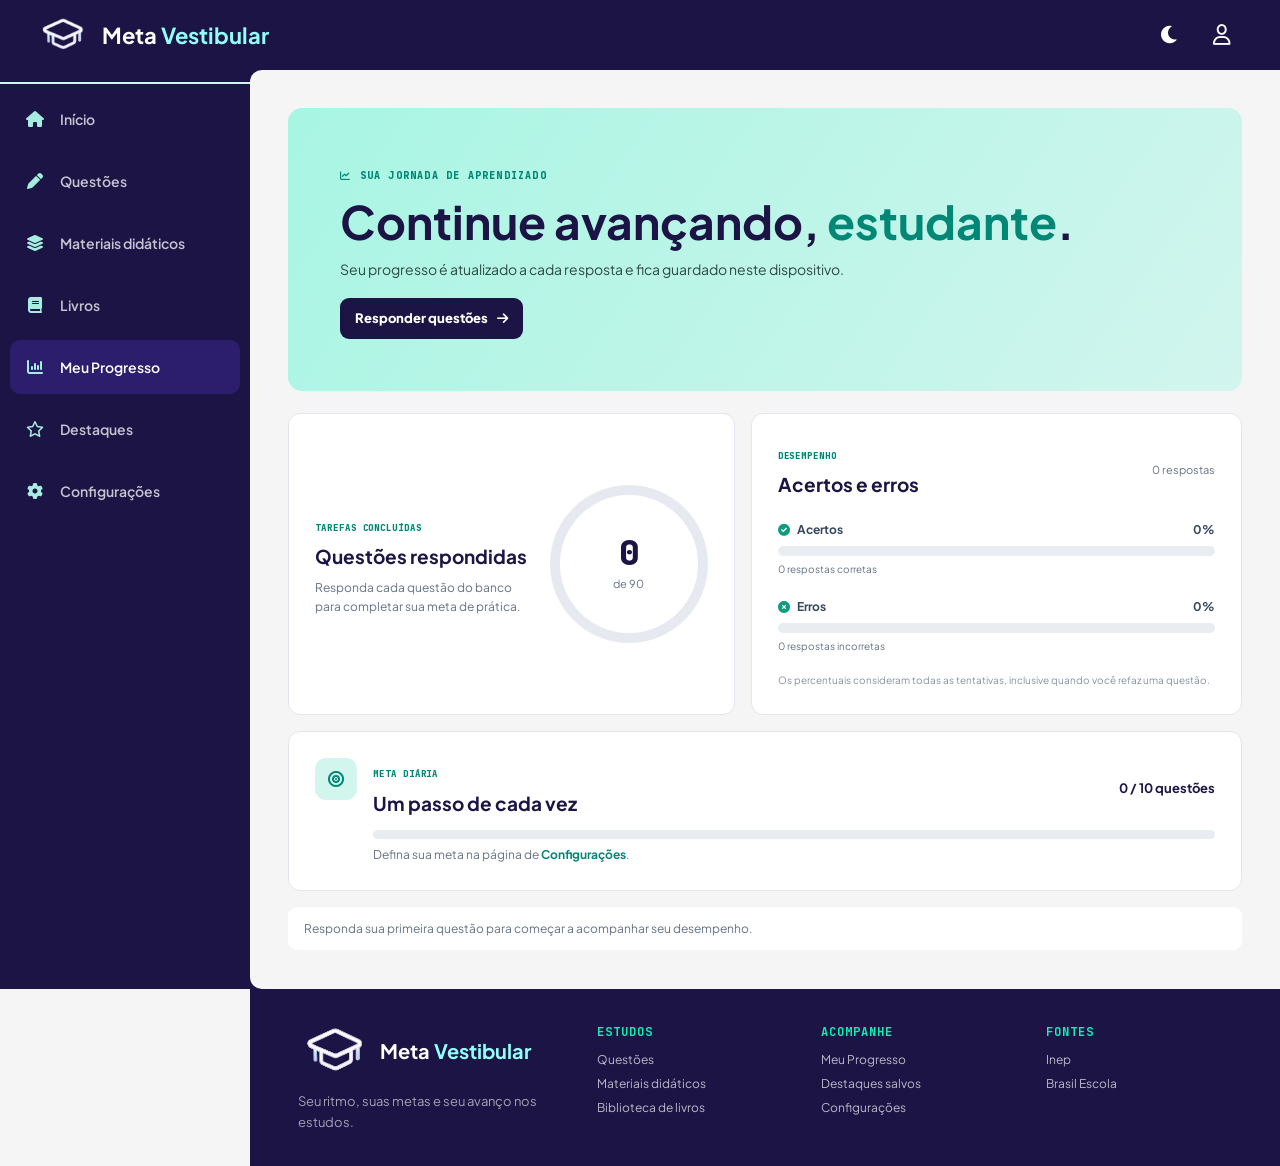
<file: progresso.html>
<!DOCTYPE html>
<html lang="pt-BR">
<head>
    <meta charset="UTF-8">
    <meta name="viewport" content="width=device-width, initial-scale=1.0">
    <title>Meu Progresso | Meta Vestibular</title>
    <link rel="stylesheet" href="../styles/site.css">
    <link rel="stylesheet" href="../styles/progresso.css">
    <link rel="stylesheet" href="https://cdnjs.cloudflare.com/ajax/libs/font-awesome/6.0.0/css/all.min.css">
    <link rel="preconnect" href="https://fonts.googleapis.com">
    <link rel="preconnect" href="https://fonts.gstatic.com" crossorigin>
    <link href="https://fonts.googleapis.com/css2?family=Plus+Jakarta+Sans:wght@400;500;600;700;800&display=swap" rel="stylesheet">
    <script src="../script.js" defer></script>
</head>
<body>
    <header>
        <a class="titulo" href="index.html" aria-label="Meta Vestibular — página inicial">
            <div class="header-img"><img src="../assets/metavestibular.png" class="logo-img" alt="Logo Meta Vestibular"></div>
            <h1>Meta <span class="vestibular-word">Vestibular</span></h1>
        </a>
        <div class="header-actions">
            <button class="header-theme-toggle" type="button" data-theme-toggle aria-pressed="false" aria-label="Ativar modo escuro" title="Ativar modo escuro">
                <i class="fa-solid fa-moon" aria-hidden="true"></i>
            </button>
            <div class="profile"><a class="profile-interact" href="configuracoes.html" aria-label="Abrir configurações" title="Configurações"><i class="fa-regular fa-user"></i></a></div>
        </div>
    </header>

    <div class="app-container">
        <aside class="sidebar">
            <nav class="nav-menu" aria-label="Navegação principal">
                <a href="index.html" class="sidebar-interact" id="inicio"><div class="sidebar-icons"><i class="fa-solid fa-house"></i></div><p class="sidebar-text">Início</p></a>
                <a href="questoes.html" class="sidebar-interact" id="questoes"><div class="sidebar-icons"><i class="fa-solid fa-pen"></i></div><p class="sidebar-text">Questões</p></a>
                <a href="materiais.html" class="sidebar-interact" id="materiais"><div class="sidebar-icons"><i class="fa-solid fa-layer-group"></i></div><p class="sidebar-text">Materiais didáticos</p></a>
                <a href="livros.html" class="sidebar-interact" id="livros"><div class="sidebar-icons"><i class="fa-solid fa-book"></i></div><p class="sidebar-text">Livros</p></a>
                <a href="progresso.html" class="sidebar-interact" id="active" aria-current="page"><div class="sidebar-icons"><i class="fa-solid fa-chart-column"></i></div><p class="sidebar-text">Meu Progresso</p></a>
                <a href="destaques.html" class="sidebar-interact" id="destaques"><div class="sidebar-icons"><i class="fa-regular fa-star"></i></div><p class="sidebar-text">Destaques</p></a>
                <a href="configuracoes.html" class="sidebar-interact" id="configuracoes"><div class="sidebar-icons"><i class="fa-solid fa-gear"></i></div><p class="sidebar-text">Configurações</p></a>
            </nav>
        </aside>

        <main class="progress-main" data-total-questions="90">
            <div class="progress-content">
                <section class="feature-hero progress-hero">
                    <span class="feature-eyebrow"><i class="fa-solid fa-chart-line"></i> SUA JORNADA DE APRENDIZADO</span>
                    <h1>Continue avançando, <span data-student-name>estudante</span>.</h1>
                    <p>Seu progresso é atualizado a cada resposta e fica guardado neste dispositivo.</p>
                    <a class="feature-button" href="questoes.html">Responder questões <i class="fa-solid fa-arrow-right"></i></a>
                </section>

                <section class="progress-overview" aria-label="Resumo do progresso">
                    <article class="progress-panel task-panel">
                        <div>
                            <span class="panel-eyebrow">TAREFAS CONCLUÍDAS</span>
                            <h2>Questões respondidas</h2>
                            <p>Responda cada questão do banco para completar sua meta de prática.</p>
                        </div>
                        <div class="progress-ring" id="task-progress" role="progressbar" aria-label="Questões respondidas" aria-valuemin="0" aria-valuemax="90" aria-valuenow="0">
                            <div class="progress-ring-center"><strong id="completed-tasks">0</strong><span>de 90</span></div>
                        </div>
                    </article>

                    <article class="progress-panel accuracy-panel">
                        <div class="panel-title">
                            <div><span class="panel-eyebrow">DESEMPENHO</span><h2>Acertos e erros</h2></div>
                            <span class="attempt-count"><span id="attempt-count">0</span> respostas</span>
                        </div>
                        <div class="metric-row">
                            <div class="metric-label"><span><i class="fa-solid fa-circle-check"></i> Acertos</span><strong id="correct-percentage">0%</strong></div>
                            <div class="metric-track" id="correct-progress" role="progressbar" aria-label="Percentual de acertos" aria-valuemin="0" aria-valuemax="100" aria-valuenow="0"><span></span></div>
                            <p class="metric-note"><span id="correct-count">0</span> respostas corretas</p>
                        </div>
                        <div class="metric-row">
                            <div class="metric-label"><span><i class="fa-solid fa-circle-xmark"></i> Erros</span><strong id="error-percentage">0%</strong></div>
                            <div class="metric-track error-track" id="error-progress" role="progressbar" aria-label="Percentual de erros" aria-valuemin="0" aria-valuemax="100" aria-valuenow="0"><span></span></div>
                            <p class="metric-note"><span id="error-count">0</span> respostas incorretas</p>
                        </div>
                        <p class="accuracy-footnote">Os percentuais consideram todas as tentativas, inclusive quando você refaz uma questão.</p>
                    </article>
                </section>

                <section class="daily-panel">
                    <div class="daily-icon"><i class="fa-solid fa-bullseye"></i></div>
                    <div class="daily-info">
                        <div class="daily-heading"><div><span class="panel-eyebrow">META DIÁRIA</span><h2>Um passo de cada vez</h2></div><strong><span id="today-count">0</span> / <span id="daily-goal-count">10</span> questões</strong></div>
                        <div class="daily-track" id="daily-goal-progress" role="progressbar" aria-label="Progresso da meta diária" aria-valuemin="0" aria-valuemax="10" aria-valuenow="0"><span></span></div>
                        <p>Defina sua meta na página de <a href="configuracoes.html">Configurações</a>.</p>
                    </div>
                </section>
                <p class="progress-empty" id="progress-empty">Responda sua primeira questão para começar a acompanhar seu desempenho.</p>
            </div>
        </main>
    </div>

    <footer>
        <div class="footer-desc"><div class="footer-logo"><div class="footer-img"><img src="../assets/metavestibular.png" class="logo-img" alt="Meta Vestibular"></div><h2>Meta <span class="vestibular-word">Vestibular</span></h2></div><p>Seu ritmo, suas metas e seu avanço nos estudos.</p></div>
        <div class="footer-col"><h3>Estudos</h3><a class="footer-a" href="questoes.html">Questões</a><a class="footer-a" href="materiais.html">Materiais didáticos</a><a class="footer-a" href="livros.html">Biblioteca de livros</a></div>
        <div class="footer-col"><h3>Acompanhe</h3><a class="footer-a" href="progresso.html">Meu Progresso</a><a class="footer-a" href="destaques.html">Destaques salvos</a><a class="footer-a" href="configuracoes.html">Configurações</a></div>
        <div class="footer-col"><h3>Fontes</h3><a class="footer-a" href="https://www.gov.br/inep/pt-br">Inep</a><a class="footer-a" href="https://brasilescola.uol.com.br/">Brasil Escola</a></div>
    </footer>
</body>
</html>
</file>
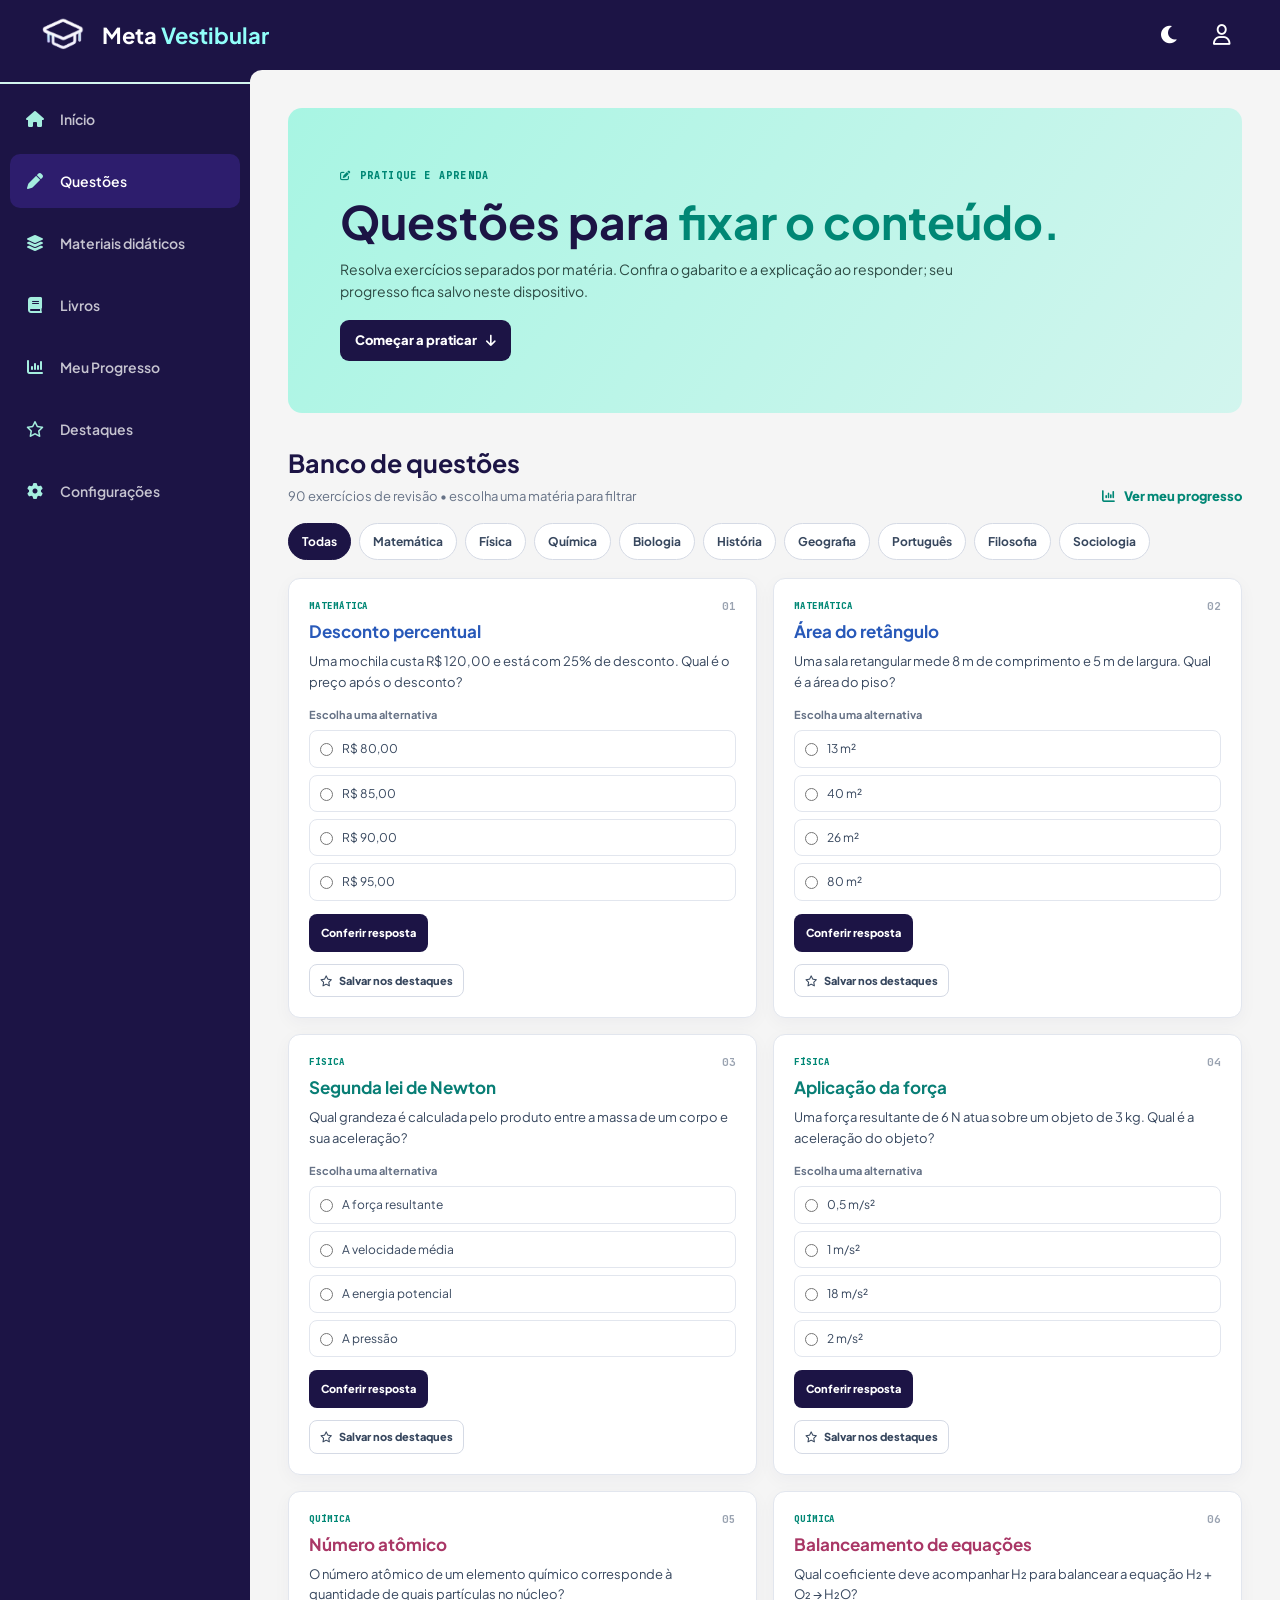
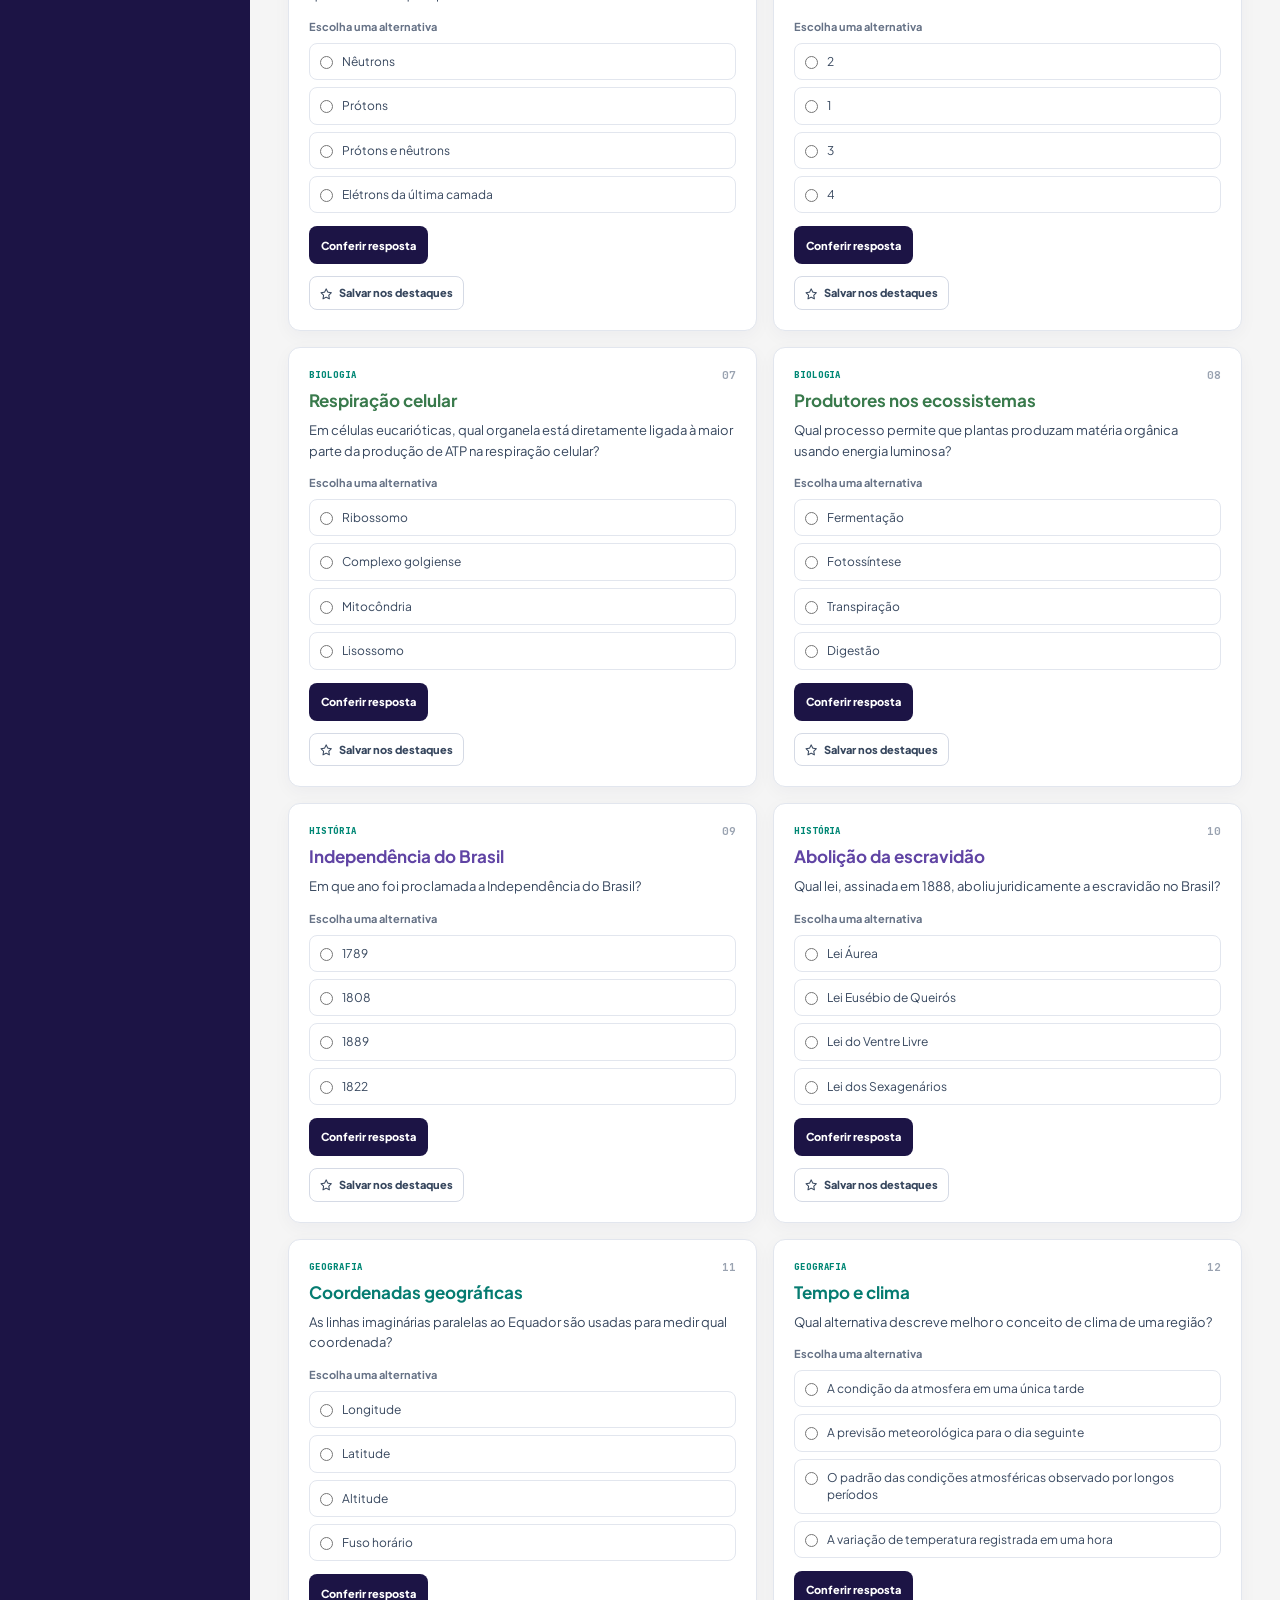
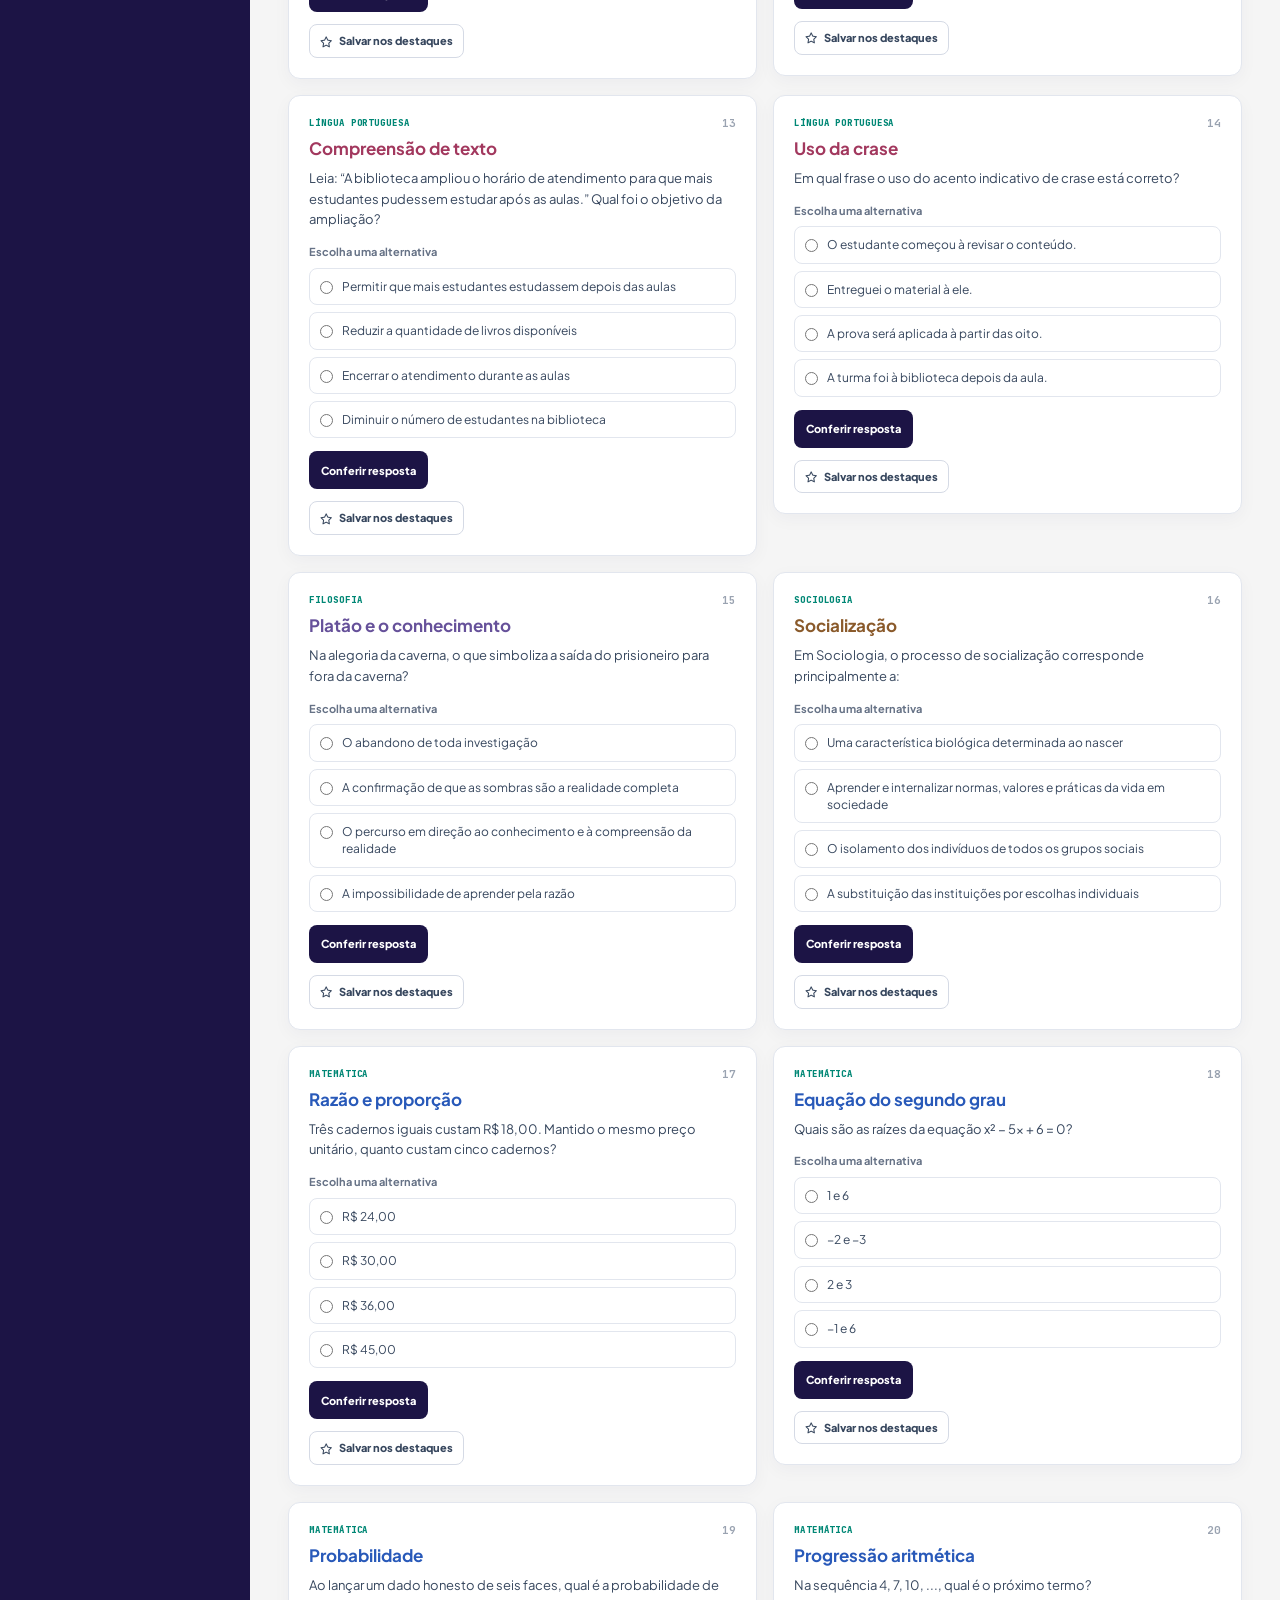
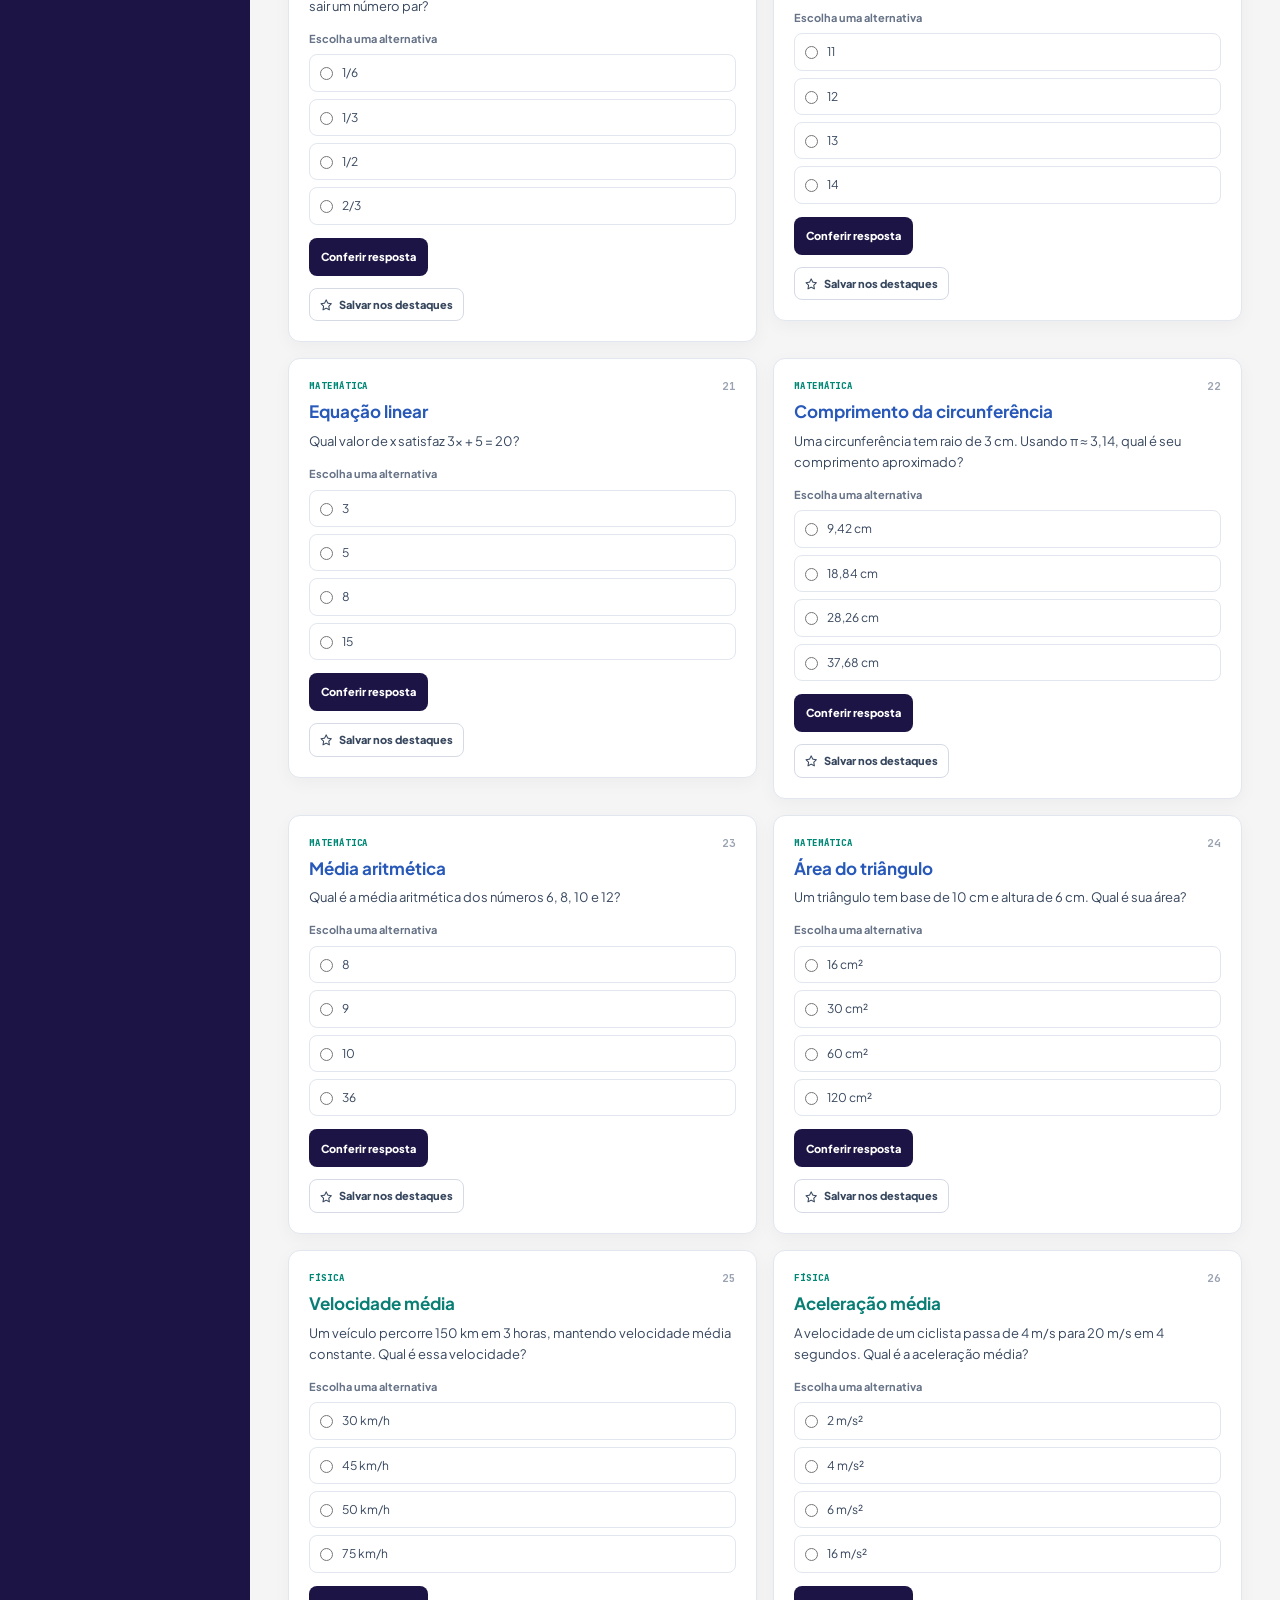
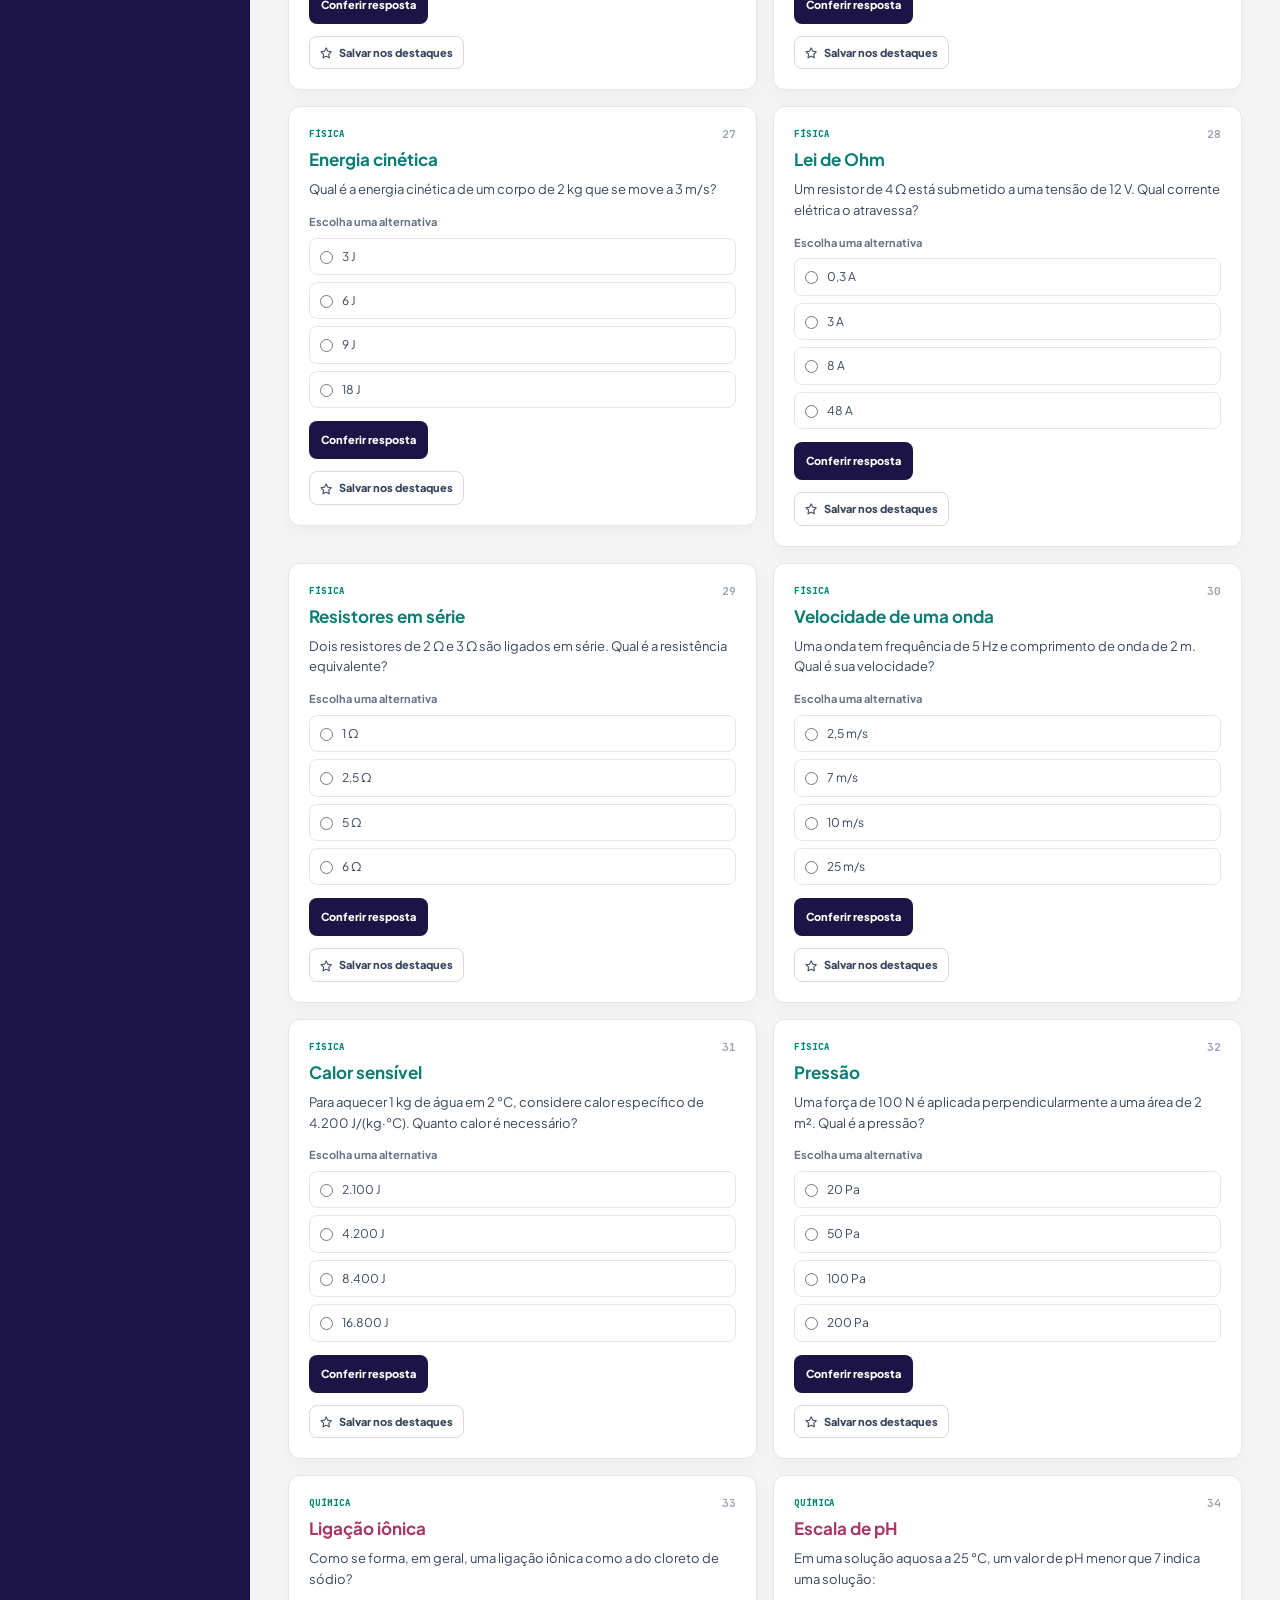
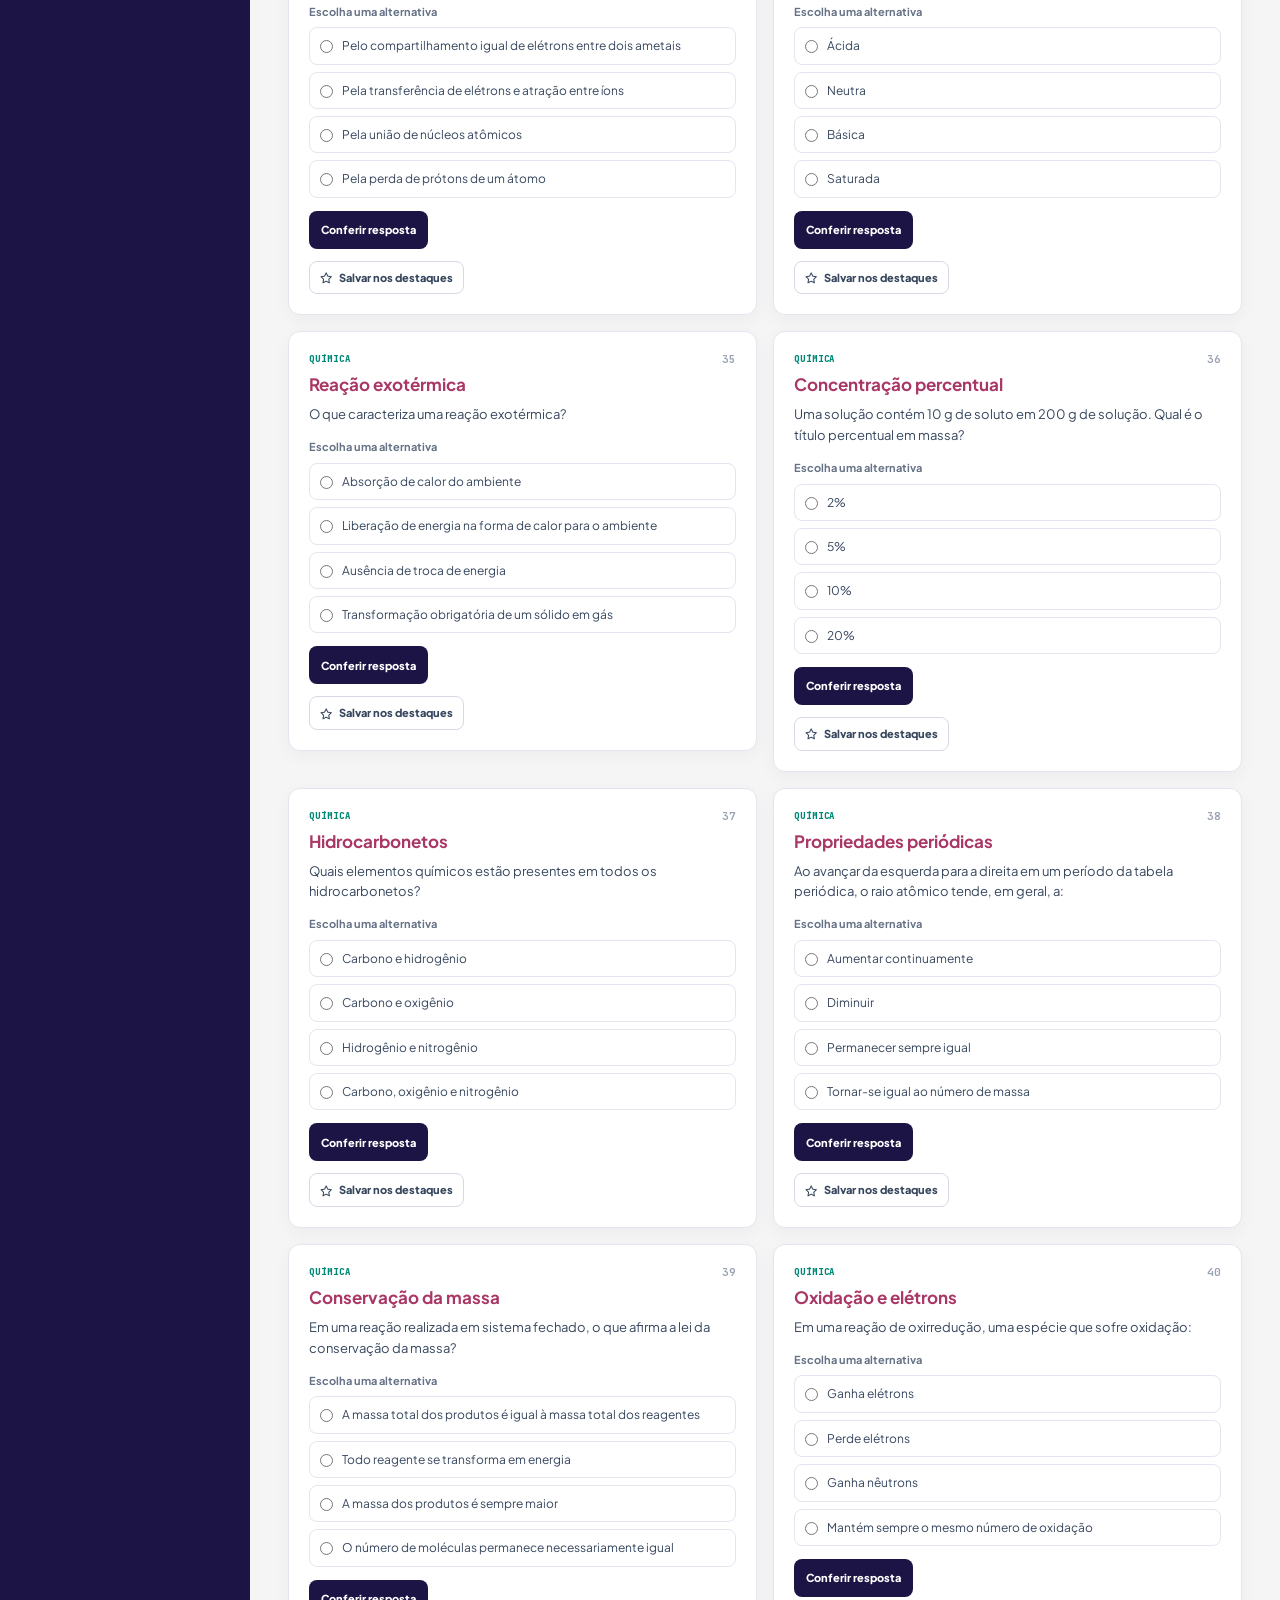
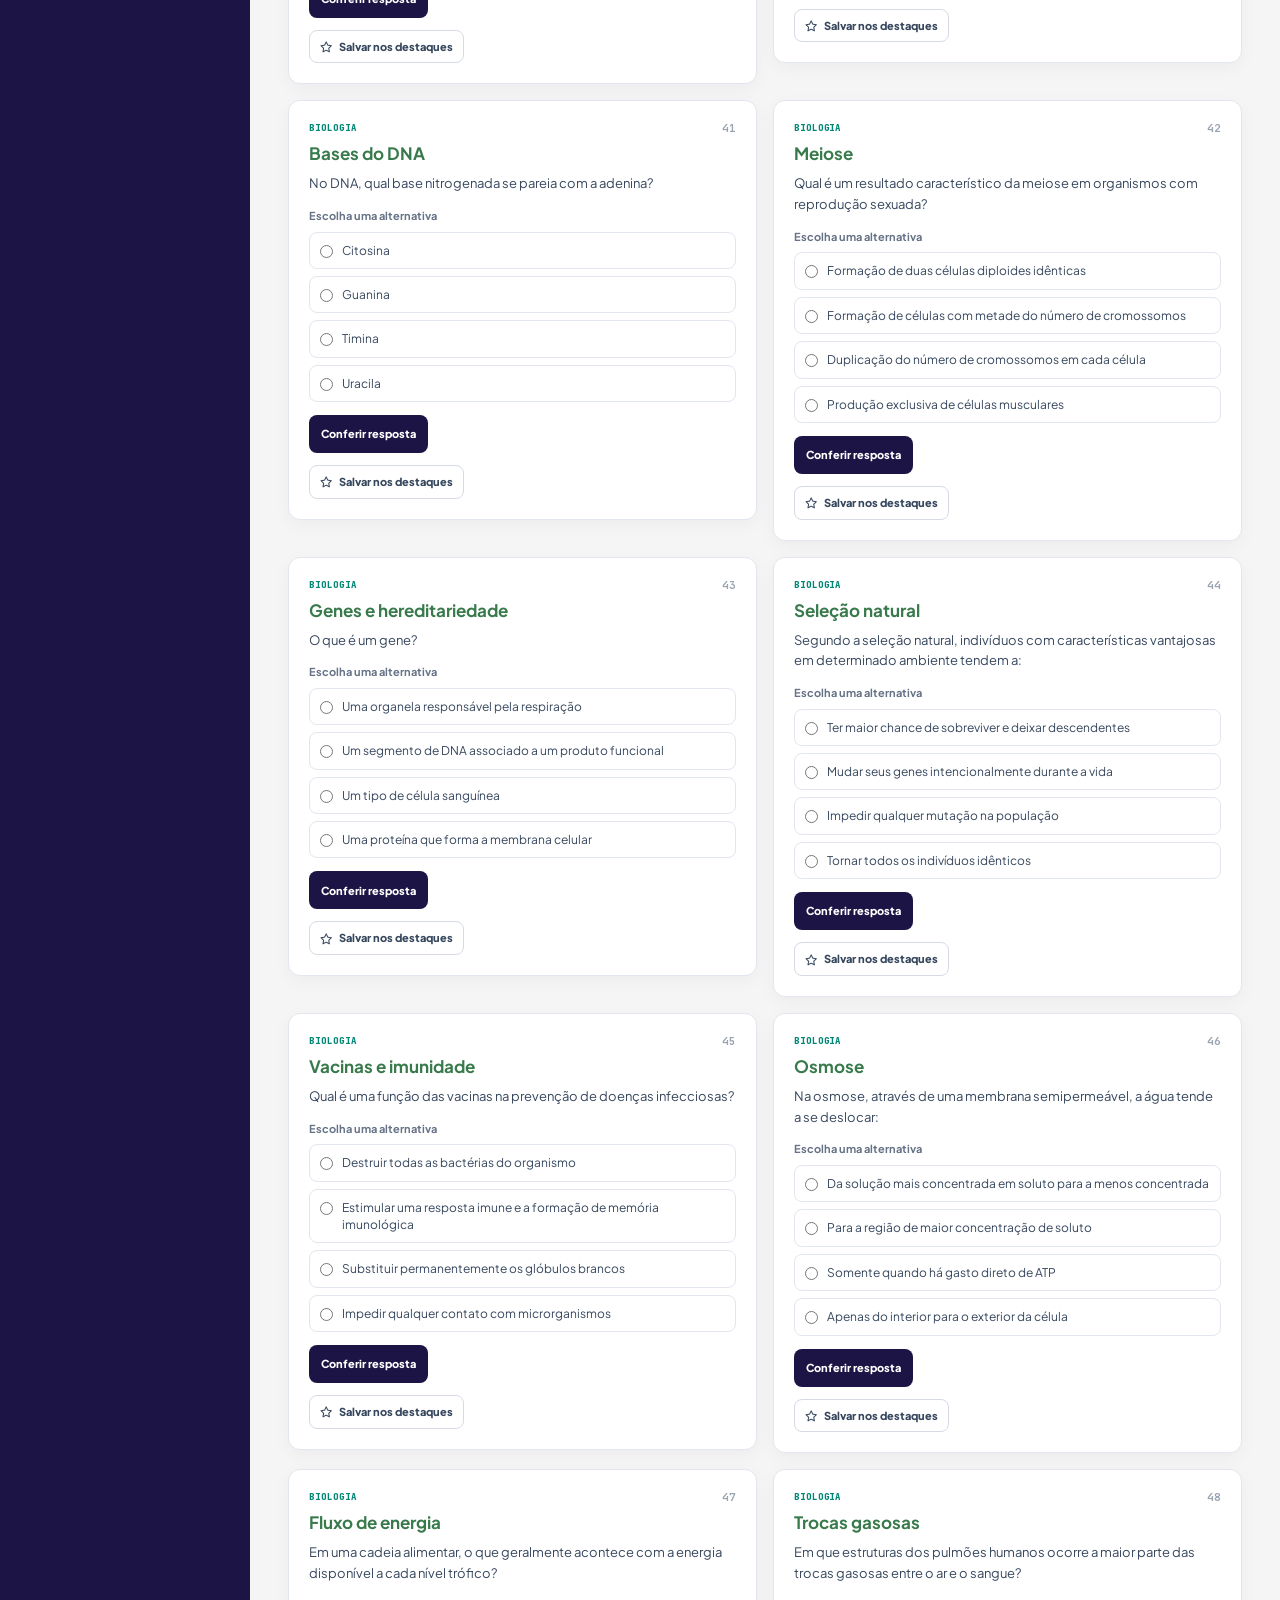
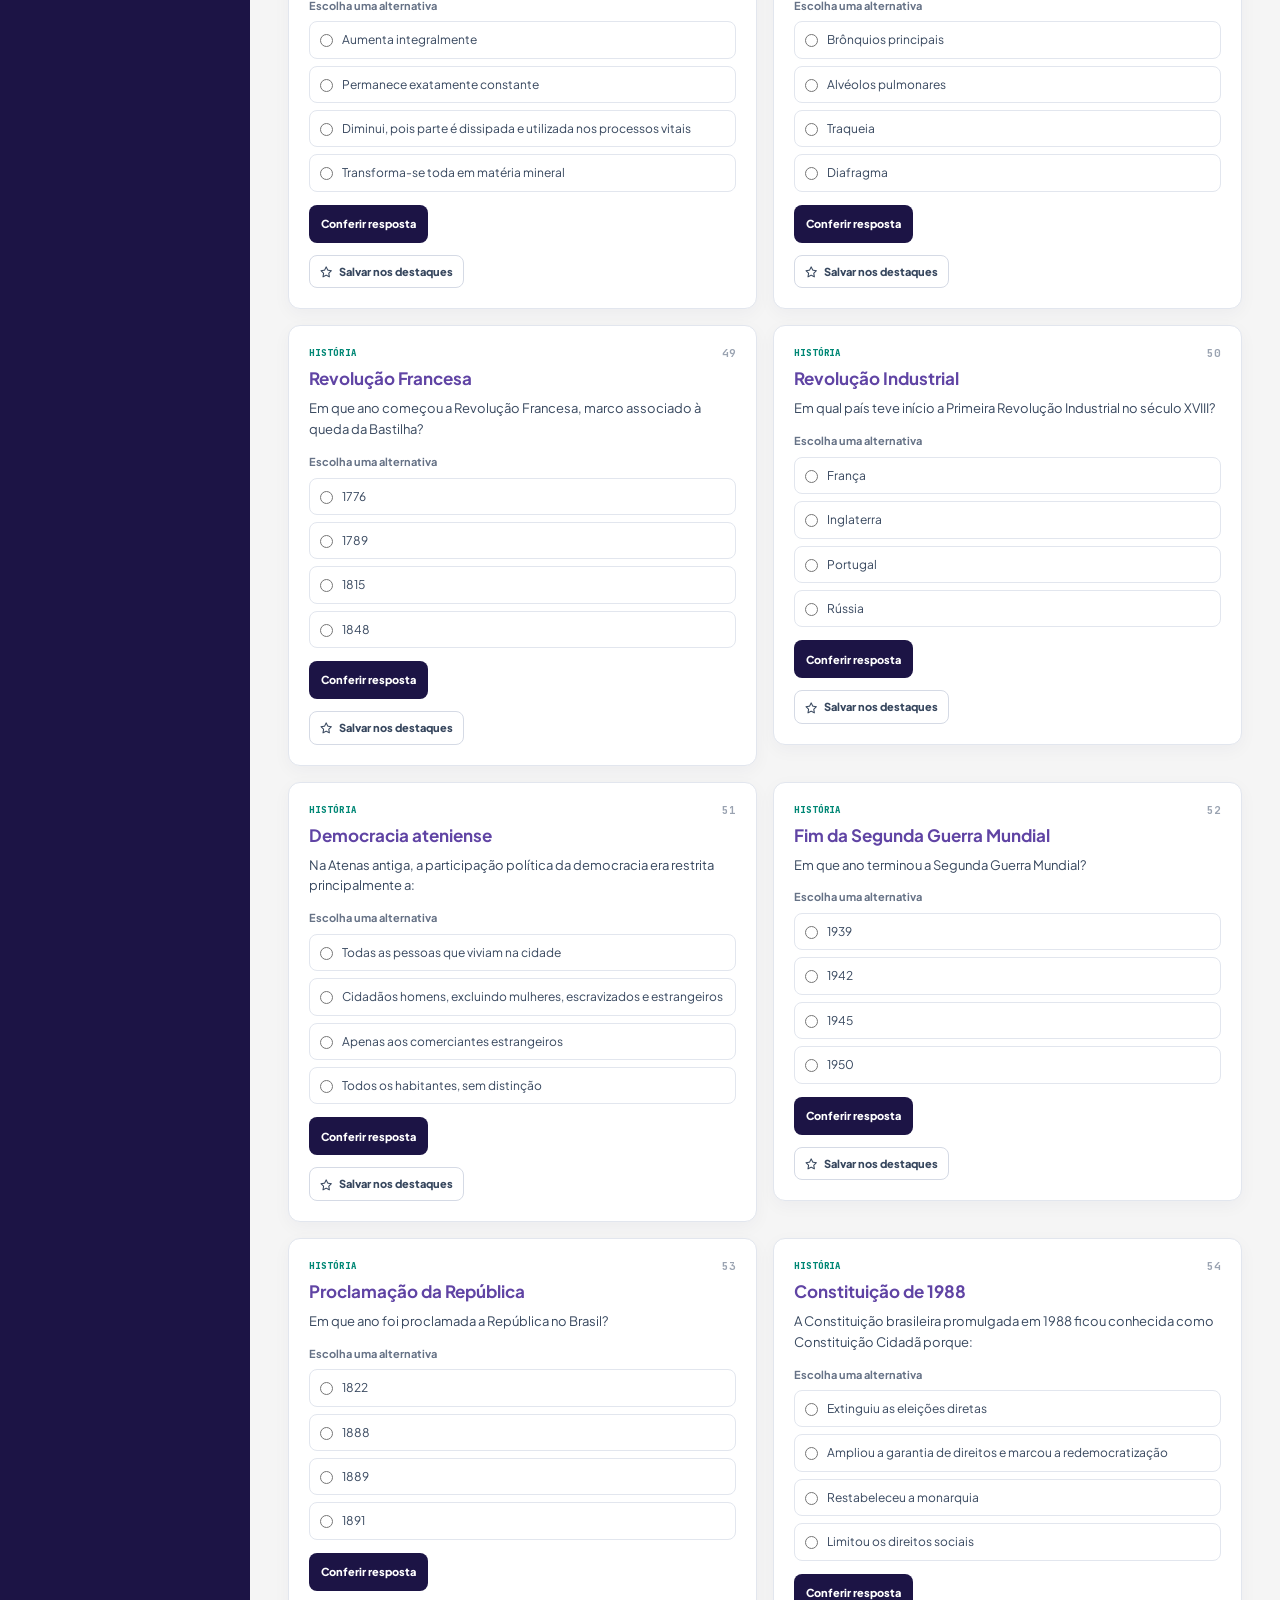
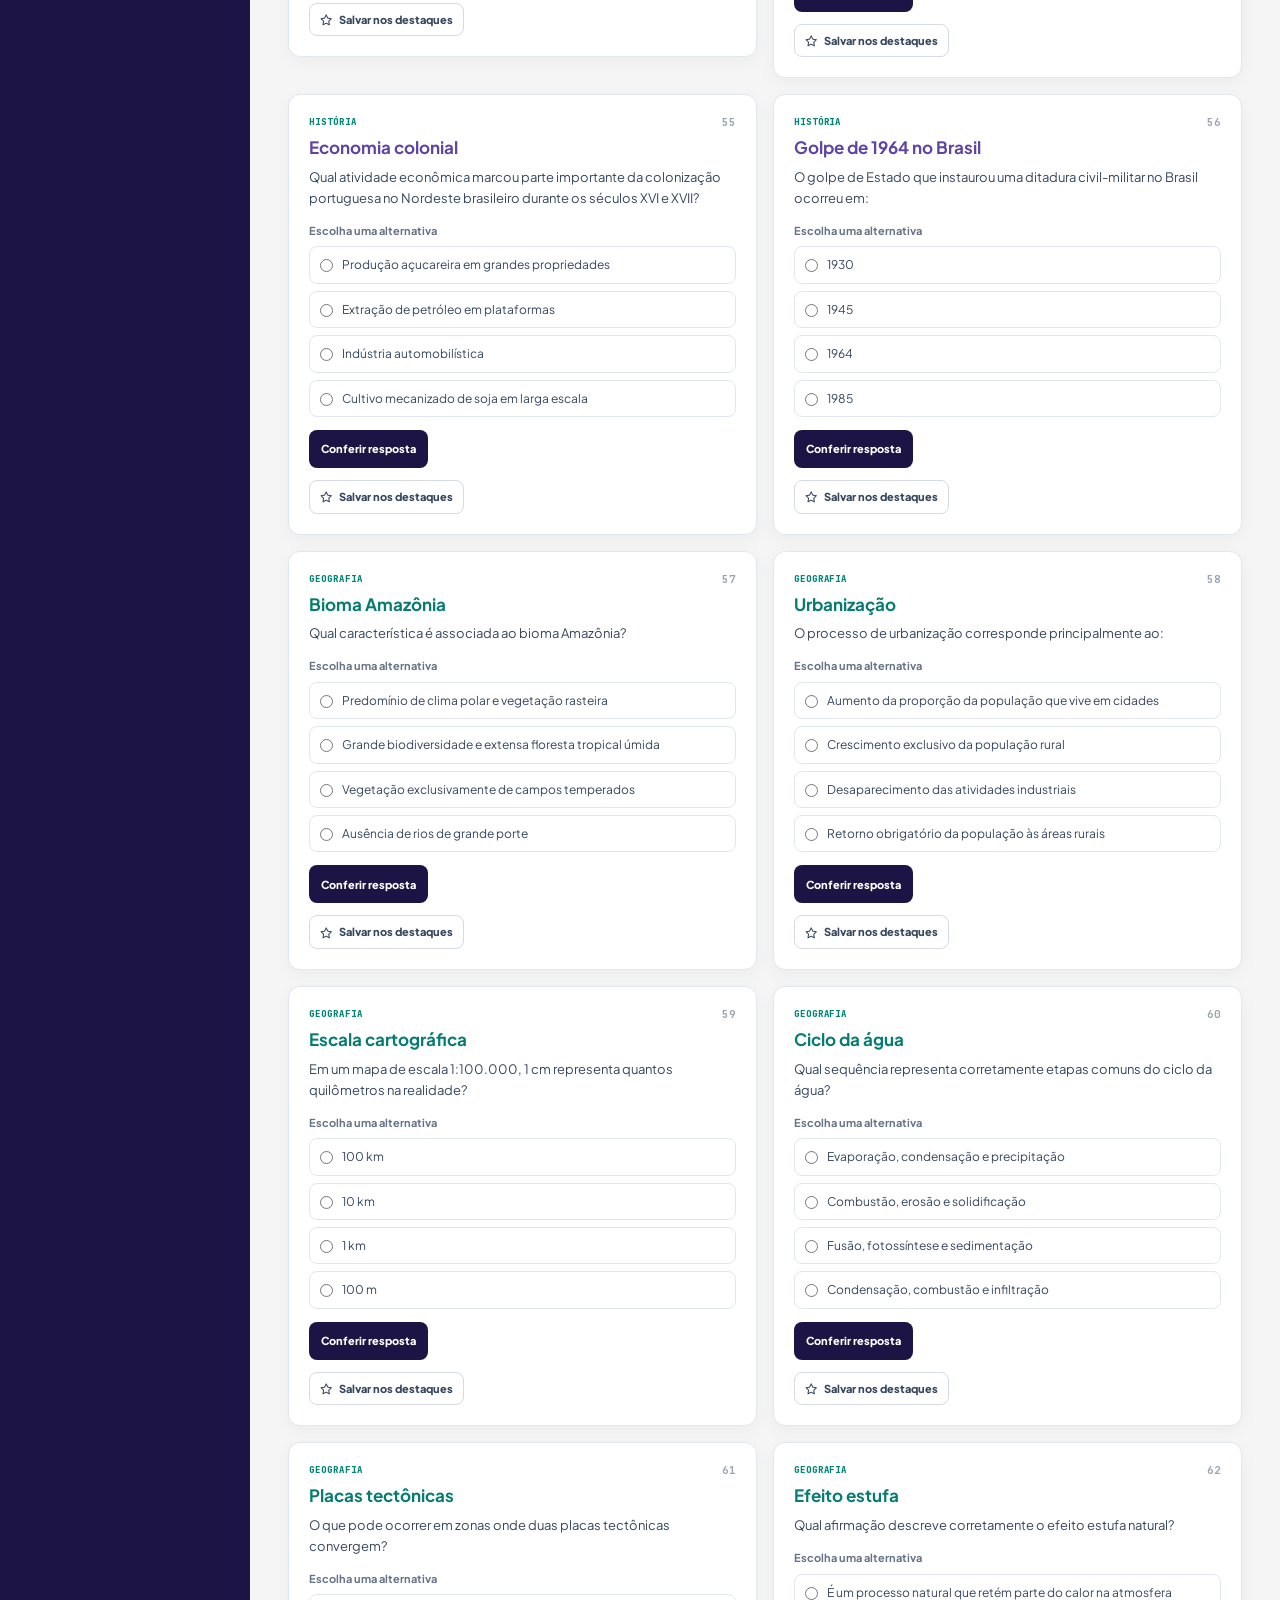
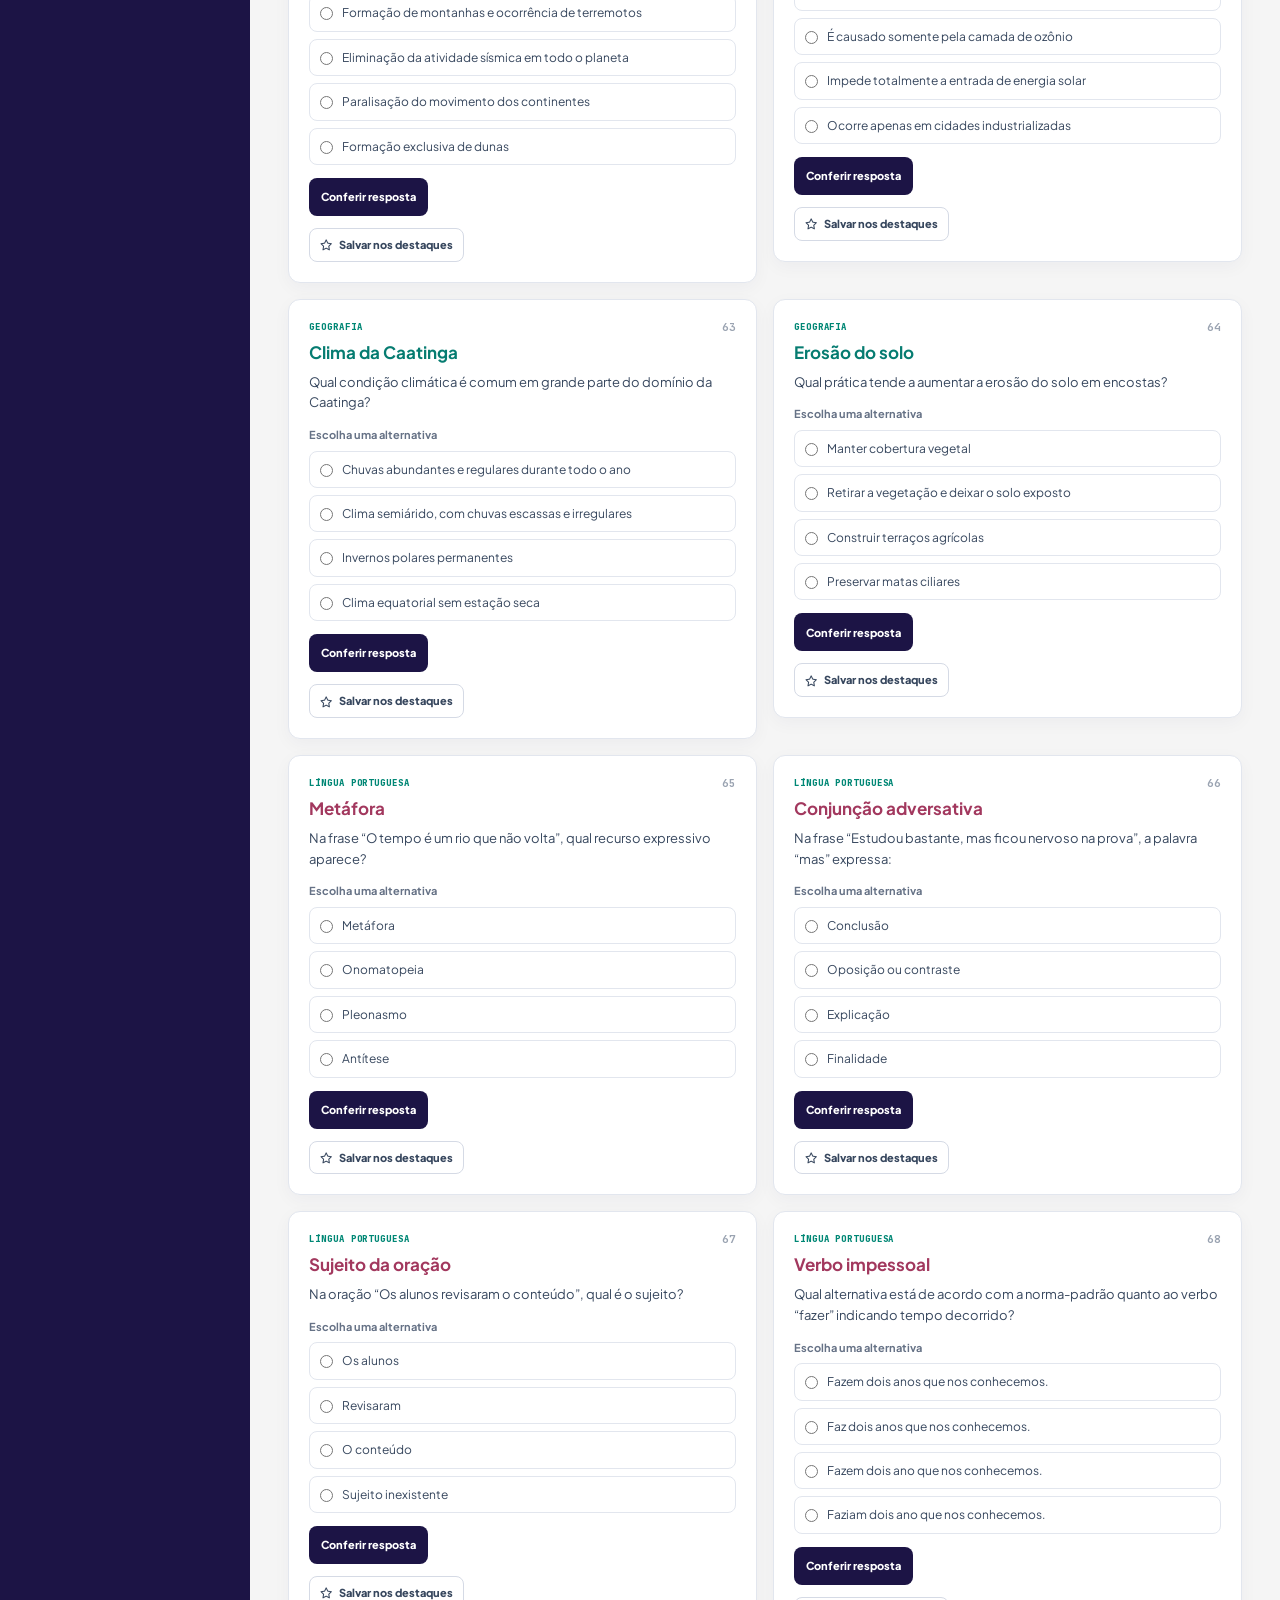
<file: questoes.html>
<!DOCTYPE html>
<html lang="pt-BR">
<head>
    <meta charset="UTF-8">
    <meta name="viewport" content="width=device-width, initial-scale=1.0">
    <title>Questões | Meta Vestibular</title>
    <link rel="stylesheet" href="../styles/site.css">
    <link rel="stylesheet" href="../styles/questoes.css">
    <link rel="stylesheet" href="https://cdnjs.cloudflare.com/ajax/libs/font-awesome/6.0.0/css/all.min.css">
    <link rel="preconnect" href="https://fonts.googleapis.com">
    <link rel="preconnect" href="https://fonts.gstatic.com" crossorigin>
    <link href="https://fonts.googleapis.com/css2?family=Plus+Jakarta+Sans:wght@400;500;600;700;800&display=swap" rel="stylesheet">
    <script src="../question-bank.js" defer></script>
    <script src="../script.js" defer></script>
</head>
<body>
    <header>
        <a class="titulo" href="index.html" aria-label="Meta Vestibular — página inicial">
            <div class="header-img"><img src="../assets/metavestibular.png" class="logo-img" alt="Logo Meta Vestibular"></div>
            <h1>Meta <span class="vestibular-word">Vestibular</span></h1>
        </a>
        <div class="header-actions">
            <button class="header-theme-toggle" type="button" data-theme-toggle aria-pressed="false" aria-label="Ativar modo escuro" title="Ativar modo escuro">
                <i class="fa-solid fa-moon" aria-hidden="true"></i>
            </button>
            <div class="profile">
                <a class="profile-interact" href="configuracoes.html" aria-label="Abrir configurações" title="Configurações"><i class="fa-regular fa-user"></i></a>
            </div>
        </div>
    </header>

    <div class="app-container">
        <aside class="sidebar">
            <nav class="nav-menu" aria-label="Navegação principal">
                <a href="index.html" class="sidebar-interact" id="inicio"><div class="sidebar-icons"><i class="fa-solid fa-house"></i></div><p class="sidebar-text">Início</p></a>
                <a href="questoes.html" class="sidebar-interact" id="active" aria-current="page"><div class="sidebar-icons"><i class="fa-solid fa-pen"></i></div><p class="sidebar-text">Questões</p></a>
                <a href="materiais.html" class="sidebar-interact" id="materiais"><div class="sidebar-icons"><i class="fa-solid fa-layer-group"></i></div><p class="sidebar-text">Materiais didáticos</p></a>
                <a href="livros.html" class="sidebar-interact" id="livros"><div class="sidebar-icons"><i class="fa-solid fa-book"></i></div><p class="sidebar-text">Livros</p></a>
                <a href="progresso.html" class="sidebar-interact" id="progresso"><div class="sidebar-icons"><i class="fa-solid fa-chart-column"></i></div><p class="sidebar-text">Meu Progresso</p></a>
                <a href="destaques.html" class="sidebar-interact" id="destaques"><div class="sidebar-icons"><i class="fa-regular fa-star"></i></div><p class="sidebar-text">Destaques</p></a>
                <a href="configuracoes.html" class="sidebar-interact" id="configuracoes"><div class="sidebar-icons"><i class="fa-solid fa-gear"></i></div><p class="sidebar-text">Configurações</p></a>
            </nav>
        </aside>

        <main class="questions-main" data-total-questions="90">
            <div class="questions-content">
                <section class="feature-hero questions-hero">
                    <span class="feature-eyebrow"><i class="fa-solid fa-pen-to-square"></i> PRATIQUE E APRENDA</span>
                    <h1>Questões para <span>fixar o conteúdo.</span></h1>
                    <p>Resolva exercícios separados por matéria. Confira o gabarito e a explicação ao responder; seu progresso fica salvo neste dispositivo.</p>
                    <a class="feature-button" href="#lista-questoes">Começar a praticar <i class="fa-solid fa-arrow-down"></i></a>
                </section>

                <section class="questions-section" id="lista-questoes">
                    <div class="questions-heading">
                        <div>
                            <h2>Banco de questões</h2>
                            <p><span id="questions-total">90</span> exercícios de revisão • escolha uma matéria para filtrar</p>
                        </div>
                        <a class="text-link" href="progresso.html"><i class="fa-solid fa-chart-column"></i> Ver meu progresso</a>
                    </div>
                    <div class="subject-filters" role="group" aria-label="Filtrar questões por matéria">
                        <button class="subject-filter active" type="button" data-filter="todos" aria-pressed="true">Todas</button>
                        <button class="subject-filter" type="button" data-filter="matematica" aria-pressed="false">Matemática</button>
                        <button class="subject-filter" type="button" data-filter="fisica" aria-pressed="false">Física</button>
                        <button class="subject-filter" type="button" data-filter="quimica" aria-pressed="false">Química</button>
                        <button class="subject-filter" type="button" data-filter="biologia" aria-pressed="false">Biologia</button>
                        <button class="subject-filter" type="button" data-filter="historia" aria-pressed="false">História</button>
                        <button class="subject-filter" type="button" data-filter="geografia" aria-pressed="false">Geografia</button>
                        <button class="subject-filter" type="button" data-filter="portugues" aria-pressed="false">Português</button>
                        <button class="subject-filter" type="button" data-filter="filosofia" aria-pressed="false">Filosofia</button>
                        <button class="subject-filter" type="button" data-filter="sociologia" aria-pressed="false">Sociologia</button>
                    </div>

                    <div class="questions-grid" id="questions-grid">
                        <article class="question-card" id="q-mat-01" data-category="matematica" data-question-id="q-mat-01" data-correct="2" data-favorite-card data-favorite-id="question-q-mat-01" data-favorite-href="questoes.html#q-mat-01">
                            <div class="question-card-heading"><span class="question-subject">MATEMÁTICA</span><span class="question-number">01</span></div>
                            <h3>Desconto percentual</h3>
                            <p class="question-prompt">Uma mochila custa R$ 120,00 e está com 25% de desconto. Qual é o preço após o desconto?</p>
                            <form class="question-form">
                                <fieldset><legend>Escolha uma alternativa</legend>
                                    <label><input type="radio" name="q-mat-01" value="0"> R$ 80,00</label>
                                    <label><input type="radio" name="q-mat-01" value="1"> R$ 85,00</label>
                                    <label data-correct-option><input type="radio" name="q-mat-01" value="2"> R$ 90,00</label>
                                    <label><input type="radio" name="q-mat-01" value="3"> R$ 95,00</label>
                                </fieldset>
                                <p class="question-feedback" data-question-feedback aria-live="polite" hidden></p>
                                <p class="question-explanation" data-question-explanation hidden>25% de R$ 120,00 são R$ 30,00. Subtraindo o desconto do preço inicial, temos R$ 120,00 − R$ 30,00 = R$ 90,00.</p>
                                <div class="question-actions"><button class="answer-button" type="submit">Conferir resposta</button><button class="retry-button" type="button" data-question-retry hidden>Tentar novamente</button></div>
                            </form>
                        </article>
                        <article class="question-card" id="q-mat-02" data-category="matematica" data-question-id="q-mat-02" data-correct="1" data-favorite-card data-favorite-id="question-q-mat-02" data-favorite-href="questoes.html#q-mat-02">
                            <div class="question-card-heading"><span class="question-subject">MATEMÁTICA</span><span class="question-number">02</span></div>
                            <h3>Área do retângulo</h3>
                            <p class="question-prompt">Uma sala retangular mede 8 m de comprimento e 5 m de largura. Qual é a área do piso?</p>
                            <form class="question-form">
                                <fieldset><legend>Escolha uma alternativa</legend>
                                    <label><input type="radio" name="q-mat-02" value="0"> 13 m²</label>
                                    <label data-correct-option><input type="radio" name="q-mat-02" value="1"> 40 m²</label>
                                    <label><input type="radio" name="q-mat-02" value="2"> 26 m²</label>
                                    <label><input type="radio" name="q-mat-02" value="3"> 80 m²</label>
                                </fieldset>
                                <p class="question-feedback" data-question-feedback aria-live="polite" hidden></p>
                                <p class="question-explanation" data-question-explanation hidden>A área do retângulo é base × altura: 8 × 5 = 40 m².</p>
                                <div class="question-actions"><button class="answer-button" type="submit">Conferir resposta</button><button class="retry-button" type="button" data-question-retry hidden>Tentar novamente</button></div>
                            </form>
                        </article>

                        <article class="question-card" id="q-fis-01" data-category="fisica" data-question-id="q-fis-01" data-correct="0" data-favorite-card data-favorite-id="question-q-fis-01" data-favorite-href="questoes.html#q-fis-01">
                            <div class="question-card-heading"><span class="question-subject">FÍSICA</span><span class="question-number">03</span></div>
                            <h3>Segunda lei de Newton</h3>
                            <p class="question-prompt">Qual grandeza é calculada pelo produto entre a massa de um corpo e sua aceleração?</p>
                            <form class="question-form">
                                <fieldset><legend>Escolha uma alternativa</legend>
                                    <label data-correct-option><input type="radio" name="q-fis-01" value="0"> A força resultante</label>
                                    <label><input type="radio" name="q-fis-01" value="1"> A velocidade média</label>
                                    <label><input type="radio" name="q-fis-01" value="2"> A energia potencial</label>
                                    <label><input type="radio" name="q-fis-01" value="3"> A pressão</label>
                                </fieldset>
                                <p class="question-feedback" data-question-feedback aria-live="polite" hidden></p>
                                <p class="question-explanation" data-question-explanation hidden>A segunda lei de Newton estabelece que a força resultante é F = m × a.</p>
                                <div class="question-actions"><button class="answer-button" type="submit">Conferir resposta</button><button class="retry-button" type="button" data-question-retry hidden>Tentar novamente</button></div>
                            </form>
                        </article>
                        <article class="question-card" id="q-fis-02" data-category="fisica" data-question-id="q-fis-02" data-correct="3" data-favorite-card data-favorite-id="question-q-fis-02" data-favorite-href="questoes.html#q-fis-02">
                            <div class="question-card-heading"><span class="question-subject">FÍSICA</span><span class="question-number">04</span></div>
                            <h3>Aplicação da força</h3>
                            <p class="question-prompt">Uma força resultante de 6 N atua sobre um objeto de 3 kg. Qual é a aceleração do objeto?</p>
                            <form class="question-form">
                                <fieldset><legend>Escolha uma alternativa</legend>
                                    <label><input type="radio" name="q-fis-02" value="0"> 0,5 m/s²</label>
                                    <label><input type="radio" name="q-fis-02" value="1"> 1 m/s²</label>
                                    <label><input type="radio" name="q-fis-02" value="2"> 18 m/s²</label>
                                    <label data-correct-option><input type="radio" name="q-fis-02" value="3"> 2 m/s²</label>
                                </fieldset>
                                <p class="question-feedback" data-question-feedback aria-live="polite" hidden></p>
                                <p class="question-explanation" data-question-explanation hidden>Usando F = m × a, temos a = F ÷ m = 6 ÷ 3 = 2 m/s².</p>
                                <div class="question-actions"><button class="answer-button" type="submit">Conferir resposta</button><button class="retry-button" type="button" data-question-retry hidden>Tentar novamente</button></div>
                            </form>
                        </article>

                        <article class="question-card" id="q-qui-01" data-category="quimica" data-question-id="q-qui-01" data-correct="1" data-favorite-card data-favorite-id="question-q-qui-01" data-favorite-href="questoes.html#q-qui-01">
                            <div class="question-card-heading"><span class="question-subject">QUÍMICA</span><span class="question-number">05</span></div>
                            <h3>Número atômico</h3>
                            <p class="question-prompt">O número atômico de um elemento químico corresponde à quantidade de quais partículas no núcleo?</p>
                            <form class="question-form">
                                <fieldset><legend>Escolha uma alternativa</legend>
                                    <label><input type="radio" name="q-qui-01" value="0"> Nêutrons</label>
                                    <label data-correct-option><input type="radio" name="q-qui-01" value="1"> Prótons</label>
                                    <label><input type="radio" name="q-qui-01" value="2"> Prótons e nêutrons</label>
                                    <label><input type="radio" name="q-qui-01" value="3"> Elétrons da última camada</label>
                                </fieldset>
                                <p class="question-feedback" data-question-feedback aria-live="polite" hidden></p>
                                <p class="question-explanation" data-question-explanation hidden>O número atômico (Z) identifica o elemento e é igual ao número de prótons do núcleo.</p>
                                <div class="question-actions"><button class="answer-button" type="submit">Conferir resposta</button><button class="retry-button" type="button" data-question-retry hidden>Tentar novamente</button></div>
                            </form>
                        </article>
                        <article class="question-card" id="q-qui-02" data-category="quimica" data-question-id="q-qui-02" data-correct="0" data-favorite-card data-favorite-id="question-q-qui-02" data-favorite-href="questoes.html#q-qui-02">
                            <div class="question-card-heading"><span class="question-subject">QUÍMICA</span><span class="question-number">06</span></div>
                            <h3>Balanceamento de equações</h3>
                            <p class="question-prompt">Qual coeficiente deve acompanhar H₂ para balancear a equação H₂ + O₂ → H₂O?</p>
                            <form class="question-form">
                                <fieldset><legend>Escolha uma alternativa</legend>
                                    <label data-correct-option><input type="radio" name="q-qui-02" value="0"> 2</label>
                                    <label><input type="radio" name="q-qui-02" value="1"> 1</label>
                                    <label><input type="radio" name="q-qui-02" value="2"> 3</label>
                                    <label><input type="radio" name="q-qui-02" value="3"> 4</label>
                                </fieldset>
                                <p class="question-feedback" data-question-feedback aria-live="polite" hidden></p>
                                <p class="question-explanation" data-question-explanation hidden>A equação balanceada é 2 H₂ + O₂ → 2 H₂O, com quatro átomos de hidrogênio e dois de oxigênio em cada lado.</p>
                                <div class="question-actions"><button class="answer-button" type="submit">Conferir resposta</button><button class="retry-button" type="button" data-question-retry hidden>Tentar novamente</button></div>
                            </form>
                        </article>

                        <article class="question-card" id="q-bio-01" data-category="biologia" data-question-id="q-bio-01" data-correct="2" data-favorite-card data-favorite-id="question-q-bio-01" data-favorite-href="questoes.html#q-bio-01">
                            <div class="question-card-heading"><span class="question-subject">BIOLOGIA</span><span class="question-number">07</span></div>
                            <h3>Respiração celular</h3>
                            <p class="question-prompt">Em células eucarióticas, qual organela está diretamente ligada à maior parte da produção de ATP na respiração celular?</p>
                            <form class="question-form">
                                <fieldset><legend>Escolha uma alternativa</legend>
                                    <label><input type="radio" name="q-bio-01" value="0"> Ribossomo</label>
                                    <label><input type="radio" name="q-bio-01" value="1"> Complexo golgiense</label>
                                    <label data-correct-option><input type="radio" name="q-bio-01" value="2"> Mitocôndria</label>
                                    <label><input type="radio" name="q-bio-01" value="3"> Lisossomo</label>
                                </fieldset>
                                <p class="question-feedback" data-question-feedback aria-live="polite" hidden></p>
                                <p class="question-explanation" data-question-explanation hidden>A mitocôndria realiza etapas aeróbicas da respiração celular, produzindo a maior parte do ATP usado pela célula.</p>
                                <div class="question-actions"><button class="answer-button" type="submit">Conferir resposta</button><button class="retry-button" type="button" data-question-retry hidden>Tentar novamente</button></div>
                            </form>
                        </article>
                        <article class="question-card" id="q-bio-02" data-category="biologia" data-question-id="q-bio-02" data-correct="1" data-favorite-card data-favorite-id="question-q-bio-02" data-favorite-href="questoes.html#q-bio-02">
                            <div class="question-card-heading"><span class="question-subject">BIOLOGIA</span><span class="question-number">08</span></div>
                            <h3>Produtores nos ecossistemas</h3>
                            <p class="question-prompt">Qual processo permite que plantas produzam matéria orgânica usando energia luminosa?</p>
                            <form class="question-form">
                                <fieldset><legend>Escolha uma alternativa</legend>
                                    <label><input type="radio" name="q-bio-02" value="0"> Fermentação</label>
                                    <label data-correct-option><input type="radio" name="q-bio-02" value="1"> Fotossíntese</label>
                                    <label><input type="radio" name="q-bio-02" value="2"> Transpiração</label>
                                    <label><input type="radio" name="q-bio-02" value="3"> Digestão</label>
                                </fieldset>
                                <p class="question-feedback" data-question-feedback aria-live="polite" hidden></p>
                                <p class="question-explanation" data-question-explanation hidden>Na fotossíntese, organismos produtores convertem energia luminosa em energia química armazenada em moléculas orgânicas.</p>
                                <div class="question-actions"><button class="answer-button" type="submit">Conferir resposta</button><button class="retry-button" type="button" data-question-retry hidden>Tentar novamente</button></div>
                            </form>
                        </article>

                        <article class="question-card" id="q-his-01" data-category="historia" data-question-id="q-his-01" data-correct="3" data-favorite-card data-favorite-id="question-q-his-01" data-favorite-href="questoes.html#q-his-01">
                            <div class="question-card-heading"><span class="question-subject">HISTÓRIA</span><span class="question-number">09</span></div>
                            <h3>Independência do Brasil</h3>
                            <p class="question-prompt">Em que ano foi proclamada a Independência do Brasil?</p>
                            <form class="question-form">
                                <fieldset><legend>Escolha uma alternativa</legend>
                                    <label><input type="radio" name="q-his-01" value="0"> 1789</label>
                                    <label><input type="radio" name="q-his-01" value="1"> 1808</label>
                                    <label><input type="radio" name="q-his-01" value="2"> 1889</label>
                                    <label data-correct-option><input type="radio" name="q-his-01" value="3"> 1822</label>
                                </fieldset>
                                <p class="question-feedback" data-question-feedback aria-live="polite" hidden></p>
                                <p class="question-explanation" data-question-explanation hidden>A Independência foi proclamada em 7 de setembro de 1822, no contexto da ruptura política entre Brasil e Portugal.</p>
                                <div class="question-actions"><button class="answer-button" type="submit">Conferir resposta</button><button class="retry-button" type="button" data-question-retry hidden>Tentar novamente</button></div>
                            </form>
                        </article>
                        <article class="question-card" id="q-his-02" data-category="historia" data-question-id="q-his-02" data-correct="0" data-favorite-card data-favorite-id="question-q-his-02" data-favorite-href="questoes.html#q-his-02">
                            <div class="question-card-heading"><span class="question-subject">HISTÓRIA</span><span class="question-number">10</span></div>
                            <h3>Abolição da escravidão</h3>
                            <p class="question-prompt">Qual lei, assinada em 1888, aboliu juridicamente a escravidão no Brasil?</p>
                            <form class="question-form">
                                <fieldset><legend>Escolha uma alternativa</legend>
                                    <label data-correct-option><input type="radio" name="q-his-02" value="0"> Lei Áurea</label>
                                    <label><input type="radio" name="q-his-02" value="1"> Lei Eusébio de Queirós</label>
                                    <label><input type="radio" name="q-his-02" value="2"> Lei do Ventre Livre</label>
                                    <label><input type="radio" name="q-his-02" value="3"> Lei dos Sexagenários</label>
                                </fieldset>
                                <p class="question-feedback" data-question-feedback aria-live="polite" hidden></p>
                                <p class="question-explanation" data-question-explanation hidden>A Lei Áurea, assinada em 13 de maio de 1888, declarou extinta a escravidão legal no Brasil.</p>
                                <div class="question-actions"><button class="answer-button" type="submit">Conferir resposta</button><button class="retry-button" type="button" data-question-retry hidden>Tentar novamente</button></div>
                            </form>
                        </article>

                        <article class="question-card" id="q-geo-01" data-category="geografia" data-question-id="q-geo-01" data-correct="1" data-favorite-card data-favorite-id="question-q-geo-01" data-favorite-href="questoes.html#q-geo-01">
                            <div class="question-card-heading"><span class="question-subject">GEOGRAFIA</span><span class="question-number">11</span></div>
                            <h3>Coordenadas geográficas</h3>
                            <p class="question-prompt">As linhas imaginárias paralelas ao Equador são usadas para medir qual coordenada?</p>
                            <form class="question-form">
                                <fieldset><legend>Escolha uma alternativa</legend>
                                    <label><input type="radio" name="q-geo-01" value="0"> Longitude</label>
                                    <label data-correct-option><input type="radio" name="q-geo-01" value="1"> Latitude</label>
                                    <label><input type="radio" name="q-geo-01" value="2"> Altitude</label>
                                    <label><input type="radio" name="q-geo-01" value="3"> Fuso horário</label>
                                </fieldset>
                                <p class="question-feedback" data-question-feedback aria-live="polite" hidden></p>
                                <p class="question-explanation" data-question-explanation hidden>Os paralelos são linhas de latitude e indicam a distância angular ao norte ou ao sul do Equador.</p>
                                <div class="question-actions"><button class="answer-button" type="submit">Conferir resposta</button><button class="retry-button" type="button" data-question-retry hidden>Tentar novamente</button></div>
                            </form>
                        </article>
                        <article class="question-card" id="q-geo-02" data-category="geografia" data-question-id="q-geo-02" data-correct="2" data-favorite-card data-favorite-id="question-q-geo-02" data-favorite-href="questoes.html#q-geo-02">
                            <div class="question-card-heading"><span class="question-subject">GEOGRAFIA</span><span class="question-number">12</span></div>
                            <h3>Tempo e clima</h3>
                            <p class="question-prompt">Qual alternativa descreve melhor o conceito de clima de uma região?</p>
                            <form class="question-form">
                                <fieldset><legend>Escolha uma alternativa</legend>
                                    <label><input type="radio" name="q-geo-02" value="0"> A condição da atmosfera em uma única tarde</label>
                                    <label><input type="radio" name="q-geo-02" value="1"> A previsão meteorológica para o dia seguinte</label>
                                    <label data-correct-option><input type="radio" name="q-geo-02" value="2"> O padrão das condições atmosféricas observado por longos períodos</label>
                                    <label><input type="radio" name="q-geo-02" value="3"> A variação de temperatura registrada em uma hora</label>
                                </fieldset>
                                <p class="question-feedback" data-question-feedback aria-live="polite" hidden></p>
                                <p class="question-explanation" data-question-explanation hidden>Clima é o conjunto de padrões atmosféricos de uma região analisados em períodos longos; tempo se refere às condições momentâneas.</p>
                                <div class="question-actions"><button class="answer-button" type="submit">Conferir resposta</button><button class="retry-button" type="button" data-question-retry hidden>Tentar novamente</button></div>
                            </form>
                        </article>

                        <article class="question-card" id="q-por-01" data-category="portugues" data-question-id="q-por-01" data-correct="0" data-favorite-card data-favorite-id="question-q-por-01" data-favorite-href="questoes.html#q-por-01">
                            <div class="question-card-heading"><span class="question-subject">LÍNGUA PORTUGUESA</span><span class="question-number">13</span></div>
                            <h3>Compreensão de texto</h3>
                            <p class="question-prompt">Leia: “A biblioteca ampliou o horário de atendimento para que mais estudantes pudessem estudar após as aulas.” Qual foi o objetivo da ampliação?</p>
                            <form class="question-form">
                                <fieldset><legend>Escolha uma alternativa</legend>
                                    <label data-correct-option><input type="radio" name="q-por-01" value="0"> Permitir que mais estudantes estudassem depois das aulas</label>
                                    <label><input type="radio" name="q-por-01" value="1"> Reduzir a quantidade de livros disponíveis</label>
                                    <label><input type="radio" name="q-por-01" value="2"> Encerrar o atendimento durante as aulas</label>
                                    <label><input type="radio" name="q-por-01" value="3"> Diminuir o número de estudantes na biblioteca</label>
                                </fieldset>
                                <p class="question-feedback" data-question-feedback aria-live="polite" hidden></p>
                                <p class="question-explanation" data-question-explanation hidden>A expressão “para que” introduz a finalidade: ampliar o acesso dos estudantes ao espaço de estudo após as aulas.</p>
                                <div class="question-actions"><button class="answer-button" type="submit">Conferir resposta</button><button class="retry-button" type="button" data-question-retry hidden>Tentar novamente</button></div>
                            </form>
                        </article>
                        <article class="question-card" id="q-por-02" data-category="portugues" data-question-id="q-por-02" data-correct="3" data-favorite-card data-favorite-id="question-q-por-02" data-favorite-href="questoes.html#q-por-02">
                            <div class="question-card-heading"><span class="question-subject">LÍNGUA PORTUGUESA</span><span class="question-number">14</span></div>
                            <h3>Uso da crase</h3>
                            <p class="question-prompt">Em qual frase o uso do acento indicativo de crase está correto?</p>
                            <form class="question-form">
                                <fieldset><legend>Escolha uma alternativa</legend>
                                    <label><input type="radio" name="q-por-02" value="0"> O estudante começou à revisar o conteúdo.</label>
                                    <label><input type="radio" name="q-por-02" value="1"> Entreguei o material à ele.</label>
                                    <label><input type="radio" name="q-por-02" value="2"> A prova será aplicada à partir das oito.</label>
                                    <label data-correct-option><input type="radio" name="q-por-02" value="3"> A turma foi à biblioteca depois da aula.</label>
                                </fieldset>
                                <p class="question-feedback" data-question-feedback aria-live="polite" hidden></p>
                                <p class="question-explanation" data-question-explanation hidden>O verbo “ir” exige a preposição “a” e “biblioteca” admite o artigo “a”; a fusão forma “à biblioteca”.</p>
                                <div class="question-actions"><button class="answer-button" type="submit">Conferir resposta</button><button class="retry-button" type="button" data-question-retry hidden>Tentar novamente</button></div>
                            </form>
                        </article>

                        <article class="question-card" id="q-hum-01" data-category="filosofia" data-question-id="q-hum-01" data-correct="2" data-favorite-card data-favorite-id="question-q-hum-01" data-favorite-href="questoes.html#q-hum-01">
                            <div class="question-card-heading"><span class="question-subject">FILOSOFIA</span><span class="question-number">15</span></div>
                            <h3>Platão e o conhecimento</h3>
                            <p class="question-prompt">Na alegoria da caverna, o que simboliza a saída do prisioneiro para fora da caverna?</p>
                            <form class="question-form">
                                <fieldset><legend>Escolha uma alternativa</legend>
                                    <label><input type="radio" name="q-hum-01" value="0"> O abandono de toda investigação</label>
                                    <label><input type="radio" name="q-hum-01" value="1"> A confirmação de que as sombras são a realidade completa</label>
                                    <label data-correct-option><input type="radio" name="q-hum-01" value="2"> O percurso em direção ao conhecimento e à compreensão da realidade</label>
                                    <label><input type="radio" name="q-hum-01" value="3"> A impossibilidade de aprender pela razão</label>
                                </fieldset>
                                <p class="question-feedback" data-question-feedback aria-live="polite" hidden></p>
                                <p class="question-explanation" data-question-explanation hidden>A alegoria representa a passagem da aparência para o conhecimento, alcançada por meio da investigação e da reflexão.</p>
                                <div class="question-actions"><button class="answer-button" type="submit">Conferir resposta</button><button class="retry-button" type="button" data-question-retry hidden>Tentar novamente</button></div>
                            </form>
                        </article>
                        <article class="question-card" id="q-hum-02" data-category="sociologia" data-question-id="q-hum-02" data-correct="1" data-favorite-card data-favorite-id="question-q-hum-02" data-favorite-href="questoes.html#q-hum-02">
                            <div class="question-card-heading"><span class="question-subject">SOCIOLOGIA</span><span class="question-number">16</span></div>
                            <h3>Socialização</h3>
                            <p class="question-prompt">Em Sociologia, o processo de socialização corresponde principalmente a:</p>
                            <form class="question-form">
                                <fieldset><legend>Escolha uma alternativa</legend>
                                    <label><input type="radio" name="q-hum-02" value="0"> Uma característica biológica determinada ao nascer</label>
                                    <label data-correct-option><input type="radio" name="q-hum-02" value="1"> Aprender e internalizar normas, valores e práticas da vida em sociedade</label>
                                    <label><input type="radio" name="q-hum-02" value="2"> O isolamento dos indivíduos de todos os grupos sociais</label>
                                    <label><input type="radio" name="q-hum-02" value="3"> A substituição das instituições por escolhas individuais</label>
                                </fieldset>
                                <p class="question-feedback" data-question-feedback aria-live="polite" hidden></p>
                                <p class="question-explanation" data-question-explanation hidden>A socialização é o processo pelo qual as pessoas aprendem normas, valores, linguagens e práticas que permitem a participação na vida social.</p>
                                <div class="question-actions"><button class="answer-button" type="submit">Conferir resposta</button><button class="retry-button" type="button" data-question-retry hidden>Tentar novamente</button></div>
                            </form>
                        </article>
                    </div>
                    <p class="questions-empty" id="question-bank-error" role="alert" hidden>Não foi possível carregar o banco completo de questões. Atualize a página e tente novamente.</p>
                    <p class="questions-empty" id="questions-empty" hidden>Nenhuma questão encontrada. Altere a busca ou escolha outra matéria.</p>
                </section>
            </div>
        </main>
    </div>

    <footer>
        <div class="footer-desc">
            <div class="footer-logo"><div class="footer-img"><img src="../assets/metavestibular.png" class="logo-img" alt="Meta Vestibular"></div><h2>Meta <span class="vestibular-word">Vestibular</span></h2></div>
            <p>Pratique conteúdos do Ensino Médio e acompanhe seu avanço em um só lugar.</p>
        </div>
        <div class="footer-col">
            <h3>Estudos</h3>
            <a class="footer-a" href="questoes.html">Questões</a>
            <a class="footer-a" href="materiais.html">Materiais didáticos</a>
            <a class="footer-a" href="livros.html">Biblioteca de livros</a>
        </div>
        <div class="footer-col">
            <h3>Acompanhe</h3>
            <a class="footer-a" href="progresso.html">Meu Progresso</a>
            <a class="footer-a" href="destaques.html">Destaques salvos</a>
            <a class="footer-a" href="configuracoes.html">Configurações</a>
        </div>
        <div class="footer-col">
            <h3>Fontes</h3>
            <a class="footer-a" href="https://www.gov.br/inep/pt-br">Inep</a>
            <a class="footer-a" href="https://brasilescola.uol.com.br/">Brasil Escola</a>
        </div>
    </footer>
</body>
</html>
</file>
<file: styles/site.css>
@font-face {
    font-family: "JetBrains Mono";
    src: url("../assets/fonts/jetbrains-mono-var-latin.woff2") format("woff2");
    font-style: normal;
    font-weight: 100 900;
    font-display: swap;
}
:root {
    color-scheme: light;
    --purple: #1c1445;
    --purple-hover: #2d1d6d;
    --purple-active: #2e1c75;
    --mint: #a5eedf;
    --mint-light: #d2f5ee;
    --mint-strong: #0cf2b5;
    --text: #202020;
    --muted: #667286;
    --page: #f5f5f5;
    --white: #fff;
    --sidebar-top: 70px;
    --sidebar-width: 250px;
    --dark-purple: var(--purple);
    --text-white: var(--white);
    --aqua-green: var(--mint-strong);
}
* {
    box-sizing: border-box;
    margin: 0;
    padding: 0;
    font-family: "Plus Jakarta Sans", sans-serif;
}
html {
    min-width: 320px;
    scroll-behavior: smooth;
}
body {
    min-width: 320px;
    overflow-x: hidden;
    background: var(--page);
    color: var(--text);
    line-height: 1.6;
    -webkit-font-smoothing: antialiased;
}
img {
    display: block;
    max-width: 100%;
    height: auto;
}
a {
    color: inherit;
    text-decoration: none;
}
a:hover {
    text-decoration: none;
}
button,
input {
    font: inherit;
}
button,
a,
input {
    -webkit-tap-highlight-color: transparent;
}
button:focus-visible,
a:focus-visible,
input:focus-visible {
    outline: 3px solid var(--mint);
    outline-offset: 3px;
}

header {
    position: sticky;
    z-index: 20;
    top: 0;
    min-height: 70px;
    padding: 9px clamp(16px, 3vw, 36px);
    display: flex;
    align-items: center;
    gap: clamp(14px, 2.5vw, 32px);
    background: var(--purple);
    color: var(--white);
}
.titulo {
    flex: 0 0 auto;
    display: flex;
    align-items: center;
    gap: 12px;
    color: var(--white);
}
.titulo:hover {
    text-decoration: none;
}
.header-img {
    width: 54px;
    flex: 0 0 54px;
}
.header-img img {
    width: 100%;
    object-fit: contain;
}
.titulo h1 {
    font-size: clamp(17px, 2vw, 22px);
    line-height: 1.2;
    white-space: nowrap;
}
.vestibular-word {
    color: #91fffa;
}
.profile-interact {
    width: 44px;
    height: 44px;
    flex: 0 0 44px;
    display: inline-flex;
    align-items: center;
    justify-content: center;
    border: 0;
    border-radius: 50%;
    background: transparent;
    color: var(--white);
    font-size: 20px;
    cursor: pointer;
}
.header-actions {
    margin-left: auto;
    display: flex;
    align-items: center;
    gap: 8px;
}
.header-theme-toggle {
    width: 44px;
    height: 44px;
    flex: 0 0 44px;
    display: inline-flex;
    align-items: center;
    justify-content: center;
    border: 0;
    border-radius: 50%;
    background: transparent;
    color: var(--white);
    font-size: 20px;
    cursor: pointer;
    transition: background-color .2s ease, color .2s ease;
}
.header-theme-toggle:hover,
.profile-interact:hover {
    background: #ffffff14;
}
.profile {
    flex: 0 0 auto;
}

.app-container {
    min-width: 0;
    display: flex;
    align-items: stretch;
    background: var(--purple);
}
.sidebar {
    position: fixed;
    z-index: 5;
    left: 0;
    top: var(--sidebar-top);
    flex: 0 0 var(--sidebar-width);
    width: var(--sidebar-width);
    height: calc(100vh - var(--sidebar-top));
    height: calc(100dvh - var(--sidebar-top));
    padding: 12px 0;
    overflow-x: hidden;
    overflow-y: auto;
    background: var(--purple);
    color: var(--white);
}
.nav-menu {
    width: 100%;
    border-top: 2px solid var(--mint-light);
}
.sidebar-interact {
    min-width: 0;
    min-height: 54px;
    margin: 8px 10px;
    padding: 9px 12px;
    display: flex;
    align-items: center;
    gap: 12px;
    border-radius: 10px;
    color: #ffffffbf;
    transition: background-color .2s ease, color .2s ease;
}
.sidebar-interact:hover {
    background: #ffffff14;
    color: var(--white);
}
.sidebar-interact#active {
    background: var(--purple-hover);
    color: var(--white);
}
.sidebar-icons {
    width: 26px;
    flex: 0 0 26px;
    color: var(--mint);
    text-align: center;
}
.sidebar-text {
    overflow: hidden;
    font-size: 14px;
    font-weight: 600;
    text-overflow: ellipsis;
    white-space: nowrap;
}
.feature-hero {
    padding: clamp(28px, 5vw, 52px);
    border-radius: 14px;
    background: linear-gradient(125deg, #a8f5e3, #d2f5ee);
}
.feature-eyebrow {
    display: inline-flex;
    align-items: center;
    gap: 8px;
    color: #008775;
    font: 800 10px "JetBrains Mono", monospace;
    letter-spacing: .12em;
}
.feature-hero h1 {
    max-width: 760px;
    margin: 10px 0;
    color: var(--purple);
    font-size: clamp(30px, 4.5vw, 46px);
    line-height: 1.12;
}
.feature-hero h1 span { color: #008775; }
.feature-hero p {
    max-width: 65ch;
    color: #2c4a43;
    font-size: 14px;
}
.feature-button,
.text-link {
    display: inline-flex;
    align-items: center;
    justify-content: center;
    gap: 9px;
    font-size: 13px;
    font-weight: 800;
}
.feature-button {
    margin-top: 18px;
    padding: 10px 15px;
    border-radius: 9px;
    background: var(--purple);
    color: var(--white);
}
.feature-button:hover { background: var(--purple-hover); }
.text-link { color: #008775; }
.text-link:hover { color: var(--purple); text-decoration: underline; }
.favorite-toggle {
    margin-top: 12px;
    padding: 7px 10px;
    display: inline-flex;
    align-items: center;
    gap: 7px;
    border: 1px solid #d5dae5;
    border-radius: 8px;
    background: var(--white);
    color: #37475e;
    font-size: 11px;
    font-weight: 800;
    cursor: pointer;
}
.favorite-toggle:hover,
.favorite-toggle[aria-pressed="true"] {
    border-color: #008775;
    background: #d2f5ee;
    color: #006e60;
}
.storage-error {
    position: sticky;
    z-index: 30;
    top: 0;
    padding: 10px 16px;
    background: #fff0ef;
    color: #8d2929;
    font-size: 12px;
    font-weight: 700;
    text-align: center;
}

.app-container > main {
    flex: 1 1 0;
    min-width: 0;
    margin-left: var(--sidebar-width);
    padding: clamp(20px, 3vw, 40px);
    border-radius: 12px 0 0 12px;
    background: var(--page);
}

footer {
    margin-left: var(--sidebar-width);
    padding: 34px clamp(20px, 4vw, 48px);
    display: grid;
    grid-template-columns: minmax(220px, 1.4fr) repeat(3, minmax(140px, 1fr));
    gap: 28px clamp(20px, 3vw, 44px);
    background: var(--purple);
    color: #ffffff99;
}
.footer-desc,
.footer-col {
    min-width: 0;
}
.footer-desc {
    display: flex;
    flex-direction: column;
    gap: 12px;
}
.footer-logo {
    display: flex;
    align-items: center;
    gap: 8px;
}
.footer-img {
    width: 74px;
    flex: 0 0 74px;
}
.footer-logo h2 {
    color: var(--white);
    font-size: 20px;
    line-height: 1.2;
}
.footer-desc p {
    max-width: 38ch;
    font-size: 13px;
}
.footer-col {
    display: flex;
    flex-direction: column;
    align-items: flex-start;
    gap: 5px;
}
.footer-col h3 {
    margin-bottom: 4px;
    color: var(--mint-strong);
    font: 700 12px/1.5 "JetBrains Mono", monospace;
    letter-spacing: .08em;
    text-transform: uppercase;
}
.footer-col a {
    color: #ffffffb3;
    font-size: 12px;
    overflow-wrap: anywhere;
}
.footer-col a:hover {
    color: var(--white);
    text-decoration: underline;
}

@media (max-width: 900px) {
    :root {
        --sidebar-top: 0px;
    }
    .app-container {
        display: block;
    }
    .sidebar {
        position: relative;
        left: auto;
        top: auto;
        flex-basis: auto;
        width: 100%;
        height: auto;
        padding: 8px 12px;
        overflow: hidden;
    }
    .nav-menu {
        width: 100%;
        display: flex;
        gap: 4px;
        overflow-x: auto;
        border: 0;
        scrollbar-width: thin;
        scrollbar-color: #ffffff55 transparent;
    }
    .sidebar-interact {
        min-height: 46px;
        flex: 0 0 auto;
        margin: 0;
        padding: 8px 12px;
        gap: 8px;
        white-space: nowrap;
    }
    .sidebar-text {
        font-size: 12px;
    }
    .app-container > main {
        margin-left: 0;
        border-radius: 0;
    }
    footer { margin-left: 0; }
}
@media (max-width: 1200px) and (min-width: 901px) {
    footer { grid-template-columns: repeat(2, minmax(0, 1fr)); }
    .footer-desc { grid-column: 1 / -1; }
}
@media (max-width: 700px) {
    header {
        min-height: 0;
        padding: 10px 16px 12px;
        flex-wrap: wrap;
        gap: 10px 12px;
    }
    .titulo {
        flex: 1 1 auto;
        min-width: 0;
        gap: 8px;
    }
    .header-img {
        width: 44px;
        flex-basis: 44px;
    }
    .titulo h1 {
        font-size: 18px;
    }
    .app-container > main {
        padding: 20px 16px;
    }
    footer {
        grid-template-columns: repeat(2, minmax(0, 1fr));
        gap: 26px 20px;
        padding: 28px 20px;
    }
    .footer-desc {
        grid-column: 1 / -1;
    }
}
@media (max-width: 420px) {
    header {
        padding-inline: 12px;
    }
    .header-img {
        width: 38px;
        flex-basis: 38px;
    }
    .titulo h1 {
        font-size: 16px;
    }
    .sidebar {
        padding-inline: 8px;
    }
    .sidebar-interact {
        padding-inline: 9px;
    }
    .app-container > main {
        padding: 16px 12px;
    }
    footer {
        grid-template-columns: minmax(0, 1fr);
        gap: 22px;
    }
    .footer-desc {
        grid-column: auto;
    }
    .feature-hero { padding: 24px 18px; }
}
@media (max-width: 335px) {
    html,
    body { min-width: 0; }
}
@media (prefers-reduced-motion: reduce) {
    *,
    *::before,
    *::after {
        scroll-behavior: auto !important;
        animation-duration: .01ms !important;
        animation-iteration-count: 1 !important;
        transition-duration: .01ms !important;
    }
}
html[data-reduced-motion="true"] *,
html[data-reduced-motion="true"] *::before,
html[data-reduced-motion="true"] *::after {
    scroll-behavior: auto !important;
    animation-duration: .01ms !important;
    animation-iteration-count: 1 !important;
    transition-duration: .01ms !important;
}
html[data-contrast="high"] {
    --page: #fff;
    --text: #111;
    --muted: #263445;
    --mint: #00c59a;
    --mint-light: #b6fff0;
}
html[data-contrast="high"] .sidebar-interact,
html[data-contrast="high"] .footer-a,
html[data-contrast="high"] .footer-desc { color: #fff; }

html[data-theme="dark"] {
    color-scheme: dark;
    --page: #11151f;
    --text: #e8edf5;
    --muted: #aeb9c9;
}
html[data-theme="dark"] body {
    background: #11151f;
    color: #e8edf5;
}
html[data-theme="dark"] .sidebar { background: #17132f; }
html[data-theme="dark"] .sidebar-interact#active { background: #342674; }
html[data-theme="dark"] .header-theme-toggle[aria-pressed="true"] {
    background: #ffffff19;
    color: #ffe28a;
}
html[data-theme="dark"] .app-container { background: #11151f; }
html[data-theme="dark"] .app-container > main { background: #11151f; }
html[data-theme="dark"] footer { background: #0b0e18; }
html[data-theme="dark"] .feature-hero {
    background: linear-gradient(125deg, #1d3837, #202f3b);
}
html[data-theme="dark"] .feature-hero h1 { color: #f1f5fa; }
html[data-theme="dark"] .feature-hero h1 span,
html[data-theme="dark"] .feature-eyebrow { color: #80e2c7; }
html[data-theme="dark"] .feature-hero p { color: #cad5e2; }
html[data-theme="dark"] .feature-button {
    background: #a5eedf;
    color: #1c1445;
}
html[data-theme="dark"] .feature-button:hover { background: #c2f6e8; }
html[data-theme="dark"] .text-link,
html[data-theme="dark"] .material-card a,
html[data-theme="dark"] .book-card-footer a,
html[data-theme="dark"] .books-notice a,
html[data-theme="dark"] .daily-info p a { color: #7de0c1; }
html[data-theme="dark"] .material-card,
html[data-theme="dark"] .book-card,
html[data-theme="dark"] .books-notice,
html[data-theme="dark"] .question-card,
html[data-theme="dark"] .progress-panel,
html[data-theme="dark"] .daily-panel,
html[data-theme="dark"] .progress-empty,
html[data-theme="dark"] .highlight-card,
html[data-theme="dark"] .highlights-empty,
html[data-theme="dark"] .settings-card {
    border-color: #354052;
    background: #1b2230;
    color: #e8edf5;
}
html[data-theme="dark"] .materials-heading h2,
html[data-theme="dark"] .books-intro h2,
html[data-theme="dark"] .questions-heading h2,
html[data-theme="dark"] .highlights-heading h2,
html[data-theme="dark"] .progress-panel h2,
html[data-theme="dark"] .daily-panel h2,
html[data-theme="dark"] .settings-card h2,
html[data-theme="dark"] .highlight-card h3,
html[data-theme="dark"] .highlights-empty h3,
html[data-theme="dark"] .books-notice h3 {
    color: #f1f4f9;
}
html[data-theme="dark"] .material-card p,
html[data-theme="dark"] .materials-heading p,
html[data-theme="dark"] .books-intro p,
html[data-theme="dark"] .book-card p,
html[data-theme="dark"] .books-notice p,
html[data-theme="dark"] .question-prompt,
html[data-theme="dark"] .questions-heading p,
html[data-theme="dark"] .highlights-heading p,
html[data-theme="dark"] .highlight-card p,
html[data-theme="dark"] .highlights-empty p,
html[data-theme="dark"] .task-panel p,
html[data-theme="dark"] .daily-info p,
html[data-theme="dark"] .metric-label,
html[data-theme="dark"] .metric-note,
html[data-theme="dark"] .accuracy-footnote,
html[data-theme="dark"] .progress-empty,
html[data-theme="dark"] .settings-card-heading p,
html[data-theme="dark"] .field-help,
html[data-theme="dark"] .setting-switch small,
html[data-theme="dark"] .setting-switch strong,
html[data-theme="dark"] .goal-field span {
    color: #b5c0d0;
}
html[data-theme="dark"] .book-card-footer { border-color: #354052; }
html[data-theme="dark"] .books-source,
html[data-theme="dark"] .question-number { color: #9eabba; }
html[data-theme="dark"] .book-filter,
html[data-theme="dark"] .subject-filter,
html[data-theme="dark"] .retry-button,
html[data-theme="dark"] .highlight-remove {
    border-color: #414d61;
    background: #222b3a;
    color: #e4eaf3;
}
html[data-theme="dark"] .book-filter.active,
html[data-theme="dark"] .book-filter:hover,
html[data-theme="dark"] .subject-filter.active,
html[data-theme="dark"] .subject-filter:hover {
    border-color: #a5eedf;
    background: #2b2450;
    color: #fff;
}
html[data-theme="dark"] .favorite-toggle {
    border-color: #414d61;
    background: #222b3a;
    color: #e4eaf3;
}
html[data-theme="dark"] .favorite-toggle:hover,
html[data-theme="dark"] .favorite-toggle[aria-pressed="true"] {
    border-color: #7de0c1;
    background: #183c39;
    color: #a7f1dc;
}
html[data-theme="dark"] .question-card[data-category="matematica"] h3 { color: #8eb3ff; }
html[data-theme="dark"] .question-card[data-category="fisica"] h3 { color: #75e3c9; }
html[data-theme="dark"] .question-card[data-category="quimica"] h3 { color: #ff9fbd; }
html[data-theme="dark"] .question-card[data-category="biologia"] h3 { color: #a9e995; }
html[data-theme="dark"] .question-card[data-category="historia"] h3 { color: #c0adff; }
html[data-theme="dark"] .question-card[data-category="geografia"] h3 { color: #80e2d4; }
html[data-theme="dark"] .question-card[data-category="portugues"] h3 { color: #ffa6c0; }
html[data-theme="dark"] .question-card[data-category="filosofia"] h3 { color: #d3b5ff; }
html[data-theme="dark"] .question-card[data-category="sociologia"] h3 { color: #e8c380; }
html[data-theme="dark"] .question-form fieldset label {
    border-color: #3a4659;
    background: #222b3a;
    color: #e4eaf3;
}
html[data-theme="dark"] .question-form fieldset label.selected {
    border-color: #51c7a8;
    background: #183c39;
}
html[data-theme="dark"] .question-subject,
html[data-theme="dark"] .highlight-type,
html[data-theme="dark"] .field-label,
html[data-theme="dark"] .question-form legend {
    color: #8de3cd;
}
html[data-theme="dark"] .question-explanation {
    background: #252e3d;
    color: #d0d9e5;
}
html[data-theme="dark"] .progress-ring-center { background: #1b2230; }
html[data-theme="dark"] .progress-ring-center strong { color: #f1f4f9; }
html[data-theme="dark"] .progress-ring-center span,
html[data-theme="dark"] .attempt-count,
html[data-theme="dark"] .panel-eyebrow { color: #9edecb; }
html[data-theme="dark"] .metric-track,
html[data-theme="dark"] .daily-track { background: #354052; }
html[data-theme="dark"] .text-field {
    border-color: #414d61;
    background: #222b3a;
    color: #f1f4f9;
}
html[data-theme="dark"] .text-field::placeholder { color: #b5c0d0; }
html[data-theme="dark"] .setting-switch + .setting-switch { border-color: #354052; }
html[data-theme="dark"] .switch-ui { background: #536076; }
html[data-theme="dark"] .reset-study {
    border-color: #744450;
    background: #2a2029;
    color: #ffb6c1;
}
html[data-theme="dark"] .reset-study:hover { background: #3a252e; }
html[data-theme="dark"] .articles-title {
    border-color: #657187;
    color: #f1f4f9;
}
</file>
<file: styles/index.css>
.infos-main {
    width: 100%;
    max-width: 1440px;
    margin-inline: auto;
}
.main-banner {
    min-height: 310px;
    padding: clamp(24px, 4vw, 48px);
    display: grid;
    grid-template-columns: minmax(0, 1.05fr) minmax(0, .95fr);
    align-items: center;
    gap: clamp(24px, 4vw, 48px);
    overflow: hidden;
    border-radius: 14px;
    background: linear-gradient(125deg, #a8f5e3, #9defd9);
}
.banner-info {
    display: flex;
    flex-direction: column;
    align-items: flex-start;
    gap: 16px;
    color: #2c4a43;
}
.banner-info h1 {
    color: #1c1445;
    font-size: clamp(26px, 3vw, 38px);
    line-height: 1.16;
}
.banner-info p {
    max-width: 58ch;
    font-size: 14px;
}
.sub-button {
    margin-top: 4px;
    padding: 10px 18px;
    display: inline-flex;
    align-items: center;
    gap: 12px;
    border-radius: 12px;
    background: #1c1445;
    color: #fff;
    font-size: 14px;
    font-weight: 700;
}
.sub-button:hover {
    background: #2d1d6d;
}
.img-container {
    min-width: 0;
    min-height: 220px;
    overflow: hidden;
    border-radius: 12px;
}
.img-container img {
    width: 100%;
    height: 100%;
    object-fit: cover;
}
.articles-section {
    margin: 34px 0;
}
.articles-title {
    margin-bottom: 16px;
    padding-bottom: 8px;
    border-bottom: 1px solid #1c1445;
    color: #1c1445;
    font-size: 15px;
}
.articles-container {
    display: grid;
    grid-template-columns: repeat(3, minmax(0, 1fr));
    gap: clamp(14px, 2vw, 22px);
}
.article-card {
    min-width: 0;
    display: flex;
    flex-direction: column;
    overflow: hidden;
    border: 1px solid #d5dae5;
    border-bottom: 4px solid #0cf2b5;
    border-radius: 10px;
    background: #03203d;
    color: #fff;
    transition: transform .2s ease, box-shadow .2s ease;
}
.article-card:hover {
    transform: translateY(-3px);
    box-shadow: 0 12px 26px #1c14451f;
}
.article-card[hidden] {
    display: none;
}
.article-image {
    height: clamp(150px, 17vw, 220px);
    overflow: hidden;
    background: #d2f5ee;
}
.article-image img {
    width: 100%;
    height: 100%;
    object-fit: cover;
}
.article-topic {
    max-width: calc(100% - 32px);
    margin: 14px 16px 0;
    padding: 5px 8px;
    align-self: flex-start;
}
.article-topic h2 {
    color: #1c1445;
    font: 800 12px/1.4 "JetBrains Mono", monospace;
    text-align: center;
}
#mecanica { background: #18f0ff; }
#eletricidade { background: #ff0051; }
#eletricidade h2 { color: #fff; }
#termodinamica { background: #0cf2b5; }
.article-text {
    padding: 12px 16px 20px;
}
.article-text h2 {
    margin-bottom: 8px;
    color: #f8f9fc;
    font-size: clamp(16px, 1.5vw, 20px);
    line-height: 1.35;
}
.article-text p {
    color: #ffffffbf;
    font-size: 13px;
}
.articles-empty {
    padding: 24px 12px;
    color: #667286;
    text-align: center;
}
.fdc {
    position: relative;
    padding: clamp(28px, 4vw, 54px);
    overflow: hidden;
    border-radius: 14px;
    background: #1c1445;
    color: #fff;
}
.fdc-inner {
    display: grid;
    grid-template-columns: minmax(0, 1.1fr) minmax(260px, .9fr);
    align-items: center;
    gap: clamp(24px, 4vw, 50px);
}
.fdc-left h2 {
    margin-bottom: 16px;
    font-size: clamp(30px, 4vw, 46px);
    line-height: 1.08;
}
.hi-g {
    padding-inline: .12em;
    background: #0cf2b5;
    color: #1c1445;
    box-decoration-break: clone;
}
.fdc-left p {
    color: #ffffffc7;
    font-size: 14px;
}
.fdc-card {
    padding: clamp(18px, 2.4vw, 28px);
    border: 1px solid #ffffff24;
    border-left: 4px solid #a5eedf;
    border-radius: 10px;
    background: #ffffff0a;
}
.fdc-when {
    margin-bottom: 16px;
    padding-bottom: 14px;
    display: flex;
    align-items: center;
    gap: 14px;
    border-bottom: 1px solid #ffffff24;
}
.fdc-when-d {
    color: #a5eedf;
    font: 600 clamp(38px, 5vw, 54px)/1 "JetBrains Mono", monospace;
}
.fdc-when-mo {
    color: #0cf2b5;
    font: 700 11px "JetBrains Mono", monospace;
    text-transform: uppercase;
}
.fdc-card h3 {
    margin-bottom: 8px;
    font-size: 20px;
}
.fdc-card p {
    margin-bottom: 14px;
    color: #ffffffb3;
    font-size: 13px;
}
.fdc-btn {
    padding: 12px;
    display: block;
    border-radius: 8px;
    background: #a5eedf;
    color: #03203d;
    font-size: 13px;
    font-weight: 800;
    text-align: center;
}
.fdc-note {
    margin: 12px 0 0 !important;
    text-align: center;
    font-size: 11px !important;
}
@media (max-width: 900px) {
    .main-banner {
        grid-template-columns: minmax(0, 1fr) minmax(0, .8fr);
    }
    .articles-container {
        grid-template-columns: repeat(2, minmax(0, 1fr));
    }
    .article-card:last-child {
        grid-column: 1 / -1;
    }
    .fdc-inner {
        grid-template-columns: minmax(0, 1fr);
    }
}
@media (max-width: 640px) {
    .main-banner {
        grid-template-columns: minmax(0, 1fr);
        gap: 18px;
        padding: 24px;
    }
    .img-container {
        min-height: 0;
        height: clamp(180px, 48vw, 260px);
    }
    .articles-section {
        margin: 26px 0;
    }
    .articles-container {
        grid-template-columns: minmax(0, 1fr);
    }
    .article-card:last-child {
        grid-column: auto;
    }
    .article-image {
        height: 190px;
    }
    .fdc {
        padding: 24px 18px;
    }
}
@media (max-width: 380px) {
    .main-banner {
        padding: 20px 16px;
    }
    .banner-info h1 {
        font-size: 24px;
    }
    .fdc-left h2 {
        font-size: 28px;
    }
}
</file>
<file: styles/configuracoes.css>
.settings-content {
    width: 100%;
    max-width: 940px;
    margin: 0 auto;
}
.settings-hero { margin-bottom: 22px; }
.settings-form {
    display: grid;
    gap: 14px;
}
.settings-card {
    padding: clamp(18px, 3vw, 24px);
    border: 1px solid #e2e6ee;
    border-radius: 12px;
    background: #fff;
}
.settings-card-heading {
    margin-bottom: 18px;
    display: flex;
    align-items: center;
    gap: 12px;
}
.settings-icon {
    width: 42px;
    height: 42px;
    flex: 0 0 auto;
    display: grid;
    place-items: center;
    border-radius: 11px;
    background: #d2f5ee;
    color: #008775;
}
.settings-card h2 {
    color: #1c1445;
    font-size: 17px;
}
.settings-card-heading p,
.field-help {
    color: #667286;
    font-size: 11px;
}
.field-label {
    margin-bottom: 6px;
    display: block;
    color: #37475e;
    font-size: 12px;
    font-weight: 800;
}
.text-field {
    width: min(100%, 420px);
    min-height: 42px;
    padding: 9px 12px;
    border: 1px solid #cdd5e0;
    border-radius: 8px;
    background: #fff;
    color: #202020;
    font-size: 13px;
}
.text-field:focus {
    border-color: #008775;
    outline: 3px solid #a5eedf;
    outline-offset: 1px;
}
.goal-field {
    display: flex;
    align-items: center;
    gap: 10px;
}
.goal-field .text-field { width: 130px; }
.goal-field span {
    color: #667286;
    font-size: 12px;
}
.field-help { margin-top: 6px; }
.setting-switch {
    min-height: 62px;
    display: flex;
    align-items: center;
    justify-content: space-between;
    gap: 18px;
    cursor: pointer;
}
.setting-switch + .setting-switch {
    border-top: 1px solid #edf0f4;
}
.setting-switch strong,
.setting-switch small { display: block; }
.setting-switch strong {
    color: #37475e;
    font-size: 12px;
}
.setting-switch small {
    margin-top: 2px;
    color: #667286;
    font-size: 10px;
}
.setting-switch input {
    position: absolute;
    width: 1px;
    height: 1px;
    overflow: hidden;
    clip: rect(0, 0, 0, 0);
    clip-path: inset(50%);
}
.switch-ui {
    width: 44px;
    height: 25px;
    flex: 0 0 44px;
    position: relative;
    border-radius: 20px;
    background: #cbd2dc;
    transition: background-color .2s ease;
}
.switch-ui::after {
    content: "";
    position: absolute;
    top: 3px;
    left: 3px;
    width: 19px;
    height: 19px;
    border-radius: 50%;
    background: #fff;
    transition: transform .2s ease;
}
.setting-switch input:checked + .switch-ui { background: #008775; }
.setting-switch input:checked + .switch-ui::after { transform: translateX(19px); }
.setting-switch input:focus-visible + .switch-ui {
    outline: 3px solid #1c1445;
    outline-offset: 3px;
}
.settings-actions {
    display: flex;
    flex-wrap: wrap;
    gap: 10px;
}
.save-settings,
.reset-study {
    min-height: 42px;
    padding: 10px 14px;
    display: inline-flex;
    align-items: center;
    justify-content: center;
    gap: 8px;
    border-radius: 8px;
    font-size: 12px;
    font-weight: 800;
    cursor: pointer;
}
.save-settings {
    border: 0;
    background: #1c1445;
    color: #fff;
}
.save-settings:hover { background: #2d1d6d; }
.reset-study {
    border: 1px solid #e2c7cc;
    background: #fff;
    color: #9f354b;
}
.reset-study:hover { background: #fff1f3; }
.settings-status {
    min-height: 20px;
    color: #17613c;
    font-size: 12px;
}
@media (max-width: 480px) {
    .settings-actions { align-items: stretch; flex-direction: column; }
    .settings-actions button { width: 100%; }
}
</file>
<file: styles/destaques.css>
.highlights-content {
    width: 100%;
    max-width: 1180px;
    margin: 0 auto;
}
.highlights-hero { margin-bottom: 30px; }
.highlights-heading { align-items: center; }
.highlights-grid {
    display: grid;
    grid-template-columns: repeat(3, minmax(0, 1fr));
    gap: 16px;
}
.highlight-card {
    min-width: 0;
    padding: 19px;
    display: flex;
    flex-direction: column;
    align-items: flex-start;
    border: 1px solid #e2e6ee;
    border-radius: 12px;
    background: #fff;
}
.highlight-card[hidden] { display: none; }
.highlight-type {
    margin-bottom: 8px;
    color: #008775;
    font: 800 9px "JetBrains Mono", monospace;
    letter-spacing: .1em;
    text-transform: uppercase;
}
.highlight-card h3 {
    margin-bottom: 7px;
    color: #1c1445;
    font-size: 16px;
    line-height: 1.35;
}
.highlight-card p {
    margin-bottom: 14px;
    color: #667286;
    font-size: 12px;
}
.highlight-actions {
    margin-top: auto;
    display: flex;
    flex-wrap: wrap;
    align-items: center;
    gap: 8px;
}
.highlight-open,
.highlight-remove {
    min-height: 36px;
    padding: 8px 10px;
    display: inline-flex;
    align-items: center;
    gap: 7px;
    border-radius: 8px;
    font-size: 11px;
    font-weight: 800;
}
.highlight-open {
    background: #1c1445;
    color: #fff;
}
.highlight-open:hover { background: #2d1d6d; }
.highlight-remove {
    border: 1px solid #d5dae5;
    background: #fff;
    color: #7b4351;
    cursor: pointer;
}
.highlight-remove:hover { border-color: #c33b53; color: #a52e44; }
.highlights-empty {
    padding: 38px 20px;
    border: 1px dashed #c9d1dd;
    border-radius: 12px;
    background: #fff;
    text-align: center;
}
.empty-star {
    width: 48px;
    height: 48px;
    margin: 0 auto 12px;
    display: grid;
    place-items: center;
    border-radius: 50%;
    background: #d2f5ee;
    color: #008775;
    font-size: 19px;
}
.highlights-empty h3 {
    color: #1c1445;
    font-size: 18px;
}
.highlights-empty p {
    max-width: 48ch;
    margin: 7px auto 16px;
    color: #667286;
    font-size: 12px;
}
.highlights-empty div {
    display: flex;
    flex-wrap: wrap;
    justify-content: center;
    gap: 8px;
}
.highlights-empty a {
    padding: 8px 11px;
    border-radius: 8px;
    background: #1c1445;
    color: #fff;
    font-size: 11px;
    font-weight: 800;
}
.highlights-empty a:hover { background: #2d1d6d; }
.highlights-no-results {
    padding: 28px 10px;
    color: #667286;
    text-align: center;
}
@media (max-width: 900px) {
    .highlights-grid { grid-template-columns: repeat(2, minmax(0, 1fr)); }
}
@media (max-width: 560px) {
    .highlights-grid { grid-template-columns: minmax(0, 1fr); }
    .highlights-heading { align-items: flex-start; }
    .highlight-card { padding: 16px; }
}
</file>
<file: styles/livros.css>
.books-content {
    width: 100%;
    max-width: 1180px;
    margin: 0 auto;
}
.books-hero {
    min-height: 280px;
    padding: clamp(28px, 5vw, 54px);
    display: flex;
    align-items: center;
    justify-content: space-between;
    gap: 24px;
    overflow: hidden;
    border-radius: 14px;
    background: linear-gradient(120deg, #d2f5ee, #a5eedf);
}
.books-hero-copy {
    max-width: 650px;
}
.books-eyebrow,
.material-area {
    color: #008775;
    font: 800 10px "JetBrains Mono", monospace;
    letter-spacing: .11em;
}
.books-eyebrow {
    margin-bottom: 14px;
    display: inline-flex;
    align-items: center;
    gap: 8px;
}
.books-hero h1 {
    max-width: 620px;
    margin-bottom: 12px;
    color: #1c1445;
    font-size: clamp(30px, 4vw, 46px);
    line-height: 1.12;
}
.books-hero h1 span {
    color: #008775;
}
.books-hero p {
    max-width: 560px;
    color: #2c4a43;
    font-size: 14px;
}
.books-hero-button {
    margin-top: 20px;
    padding: 11px 16px;
    display: inline-flex;
    align-items: center;
    gap: 10px;
    border-radius: 9px;
    background: #1c1445;
    color: #fff;
    font-size: 13px;
    font-weight: 700;
}
.books-hero-button:hover {
    background: #2d1d6d;
}
.books-hero-art {
    position: relative;
    width: 220px;
    height: 205px;
    flex: 0 0 220px;
}
.book-art {
    position: absolute;
    width: 132px;
    height: 176px;
    border-radius: 7px 13px 13px 7px;
    box-shadow: 12px 15px 25px #1c14452b;
}
.book-art-back {
    top: 15px;
    left: 60px;
    background: #6a00ff;
    transform: rotate(13deg);
}
.book-art-front {
    top: 15px;
    left: 22px;
    display: flex;
    flex-direction: column;
    align-items: center;
    justify-content: center;
    gap: 16px;
    border-left: 8px solid #a5eedf;
    background: linear-gradient(145deg, #241756, #39277c);
    color: #d2f5ee;
    text-align: center;
    transform: rotate(-8deg);
}
.book-art-front i { font-size: 42px; }
.book-art-front span {
    font: 700 10px/1.5 "JetBrains Mono", monospace;
    letter-spacing: .08em;
}
.book-art-spark {
    position: absolute;
    top: 0;
    right: 0;
    color: #6a00ff;
    font-size: 26px;
}
.books-intro {
    margin: 30px 0 16px;
    display: flex;
    align-items: flex-end;
    justify-content: space-between;
    gap: 14px;
}
.books-intro h2 {
    color: #1c1445;
    font-size: 22px;
}
.books-intro p {
    margin-top: 3px;
    color: #667286;
    font-size: 13px;
}
.books-count {
    padding: 6px 11px;
    border-radius: 30px;
    background: #d2f5ee;
    color: #008775;
    font-size: 12px;
    font-weight: 800;
    white-space: nowrap;
}
.books-filters {
    margin-bottom: 18px;
    display: flex;
    flex-wrap: wrap;
    gap: 8px;
}
.book-filter {
    padding: 8px 13px;
    border: 1px solid #d5dae5;
    border-radius: 30px;
    background: #fff;
    color: #37475e;
    font-size: 12px;
    font-weight: 700;
    cursor: pointer;
}
.book-filter:hover,
.book-filter.active {
    border-color: #1c1445;
    background: #1c1445;
    color: #fff;
}
.books-grid {
    display: grid;
    grid-template-columns: repeat(2, minmax(0, 1fr));
    gap: 18px;
}
.book-card {
    min-width: 0;
    display: flex;
    flex-direction: column;
    overflow: hidden;
    border: 1px solid #e2e6ee;
    border-radius: 12px;
    background: #fff;
    transition: transform .2s ease, box-shadow .2s ease;
}
.book-card:hover {
    transform: translateY(-3px);
    box-shadow: 0 12px 24px #1c144512;
}
.book-cover {
    height: 174px;
    padding: 18px 22px;
    display: flex;
    flex-direction: column;
    align-items: flex-start;
    justify-content: center;
    position: relative;
    overflow: hidden;
    color: #fff;
}
.book-cover::after {
    content: "";
    position: absolute;
    right: -35px;
    bottom: -105px;
    width: 190px;
    height: 190px;
    border: 1px solid #ffffff2b;
    border-radius: 50%;
    box-shadow: 0 0 0 18px #ffffff0d, 0 0 0 38px #ffffff0a;
}
.cover-label {
    margin-bottom: 8px;
    font: 700 9px "JetBrains Mono", monospace;
    letter-spacing: .13em;
    opacity: .8;
}
.book-cover i {
    margin-bottom: 6px;
    font-size: 25px;
}
.book-cover strong {
    font-size: 21px;
    line-height: 1.05;
}
.book-cover small {
    margin-top: 7px;
    font-size: 10px;
}
.cover-natureza { background: linear-gradient(130deg, #087e75, #18b89c); }
.cover-humanas { background: linear-gradient(130deg, #30216d, #7052b8); }
.cover-linguagens { background: linear-gradient(130deg, #9a315d, #d75a82); }
.cover-matematica { background: linear-gradient(130deg, #164e8a, #328ac1); }
.book-card-body {
    padding: 18px;
    display: flex;
    flex: 1;
    flex-direction: column;
}
.book-category {
    color: #008775;
    font: 800 9px "JetBrains Mono", monospace;
    letter-spacing: .1em;
}
.book-card h3 {
    margin: 7px 0;
    color: #1c1445;
    font-size: 16px;
    line-height: 1.35;
}
.book-card p {
    color: #667286;
    font-size: 12px;
}
.book-card-footer {
    margin-top: auto;
    padding-top: 14px;
    display: flex;
    align-items: center;
    justify-content: space-between;
    gap: 10px;
    border-top: 1px solid #e2e6ee;
}
.book-card-footer span {
    color: #667286;
    font-size: 11px;
    white-space: nowrap;
}
.book-card-footer span i { color: #d94b66; }
.book-card-footer a {
    color: #008775;
    font-size: 12px;
    font-weight: 800;
}
.book-card-footer a:hover,
.books-notice a:hover {
    color: #1c1445;
    text-decoration: underline;
}
.book-card[hidden] { display: none; }
.books-empty {
    padding: 30px 10px;
    color: #667286;
    text-align: center;
}
.books-notice {
    margin-top: 24px;
    padding: 20px;
    display: flex;
    gap: 14px;
    border: 1px solid #e2e6ee;
    border-left: 4px solid #a5eedf;
    border-radius: 10px;
    background: #fff;
}
.notice-icon {
    flex: 0 0 auto;
    color: #008775;
    font-size: 22px;
}
.books-notice h3 {
    margin-bottom: 4px;
    color: #1c1445;
    font-size: 15px;
}
.books-notice p,
.books-notice a {
    color: #667286;
    font-size: 12px;
}
.books-notice a {
    margin-top: 7px;
    display: inline-block;
    color: #008775;
    font-weight: 800;
}
.books-source {
    margin: 14px 2px 0;
    color: #8a93a3;
    font-size: 10px;
}
@media (max-width: 900px) {
    .books-hero { padding: 32px; }
    .books-hero-art { margin-right: 0; transform: scale(.9); transform-origin: center right; }
}
@media (max-width: 700px) {
    .books-hero { min-height: 0; padding: 28px 24px; }
    .books-hero-art { display: none; }
    .books-hero h1 { font-size: clamp(28px, 7vw, 38px); }
    .books-intro {
        align-items: flex-start;
        flex-direction: column;
        gap: 8px;
    }
    .books-grid { gap: 14px; }
    .book-cover { height: 158px; padding: 14px; }
    .book-cover strong { font-size: 18px; }
    .book-card-body { padding: 15px; }
}
@media (max-width: 520px) {
    .books-hero { padding: 24px 18px; }
    .books-eyebrow { font-size: 9px; }
    .books-hero p { font-size: 13px; }
    .books-grid { grid-template-columns: minmax(0, 1fr); }
    .book-cover { height: 174px; padding: 18px 22px; }
    .book-cover strong { font-size: 21px; }
    .book-card-body { padding: 18px; }
    .book-card h3 { font-size: 17px; }
    .book-card p { font-size: 13px; }
    .book-card-footer { flex-wrap: wrap; }
    .books-notice { padding: 16px 14px; gap: 10px; }
}
@media (max-width: 380px) {
    .books-hero h1 { font-size: 26px; }
    .book-card-footer { align-items: flex-start; flex-direction: column; }
}
</file>
<file: styles/materiais.css>
.materials-content {
    width: 100%;
    max-width: 1180px;
    margin: 0 auto;
}
.materials-hero {
    padding: clamp(28px, 5vw, 52px);
    border-radius: 14px;
    background: linear-gradient(125deg, #a8f5e3, #d2f5ee);
}
.materials-eyebrow {
    display: inline-flex;
    align-items: center;
    gap: 8px;
    color: #008775;
    font: 800 10px "JetBrains Mono", monospace;
    letter-spacing: .12em;
}
.materials-hero h1 {
    max-width: 720px;
    margin: 10px 0;
    color: #1c1445;
    font-size: clamp(30px, 4.5vw, 46px);
    line-height: 1.12;
}
.materials-hero h1 span { color: #008775; }
.materials-hero p {
    max-width: 65ch;
    color: #2c4a43;
    font-size: 14px;
}
.materials-hero-link {
    margin-top: 18px;
    padding: 10px 15px;
    display: inline-flex;
    align-items: center;
    gap: 10px;
    border-radius: 9px;
    background: #1c1445;
    color: #fff;
    font-size: 13px;
    font-weight: 700;
}
.materials-hero-link:hover { background: #2d1d6d; }
.materials-heading {
    margin: 30px 0 16px;
    display: flex;
    align-items: flex-end;
    justify-content: space-between;
    gap: 16px;
}
.materials-heading h2 {
    color: #1c1445;
    font-size: clamp(19px, 2.5vw, 24px);
}
.materials-heading p {
    color: #667286;
    font-size: 13px;
}
.materials-count {
    flex: 0 0 auto;
    padding: 6px 11px;
    border-radius: 30px;
    background: #d2f5ee;
    color: #008775 !important;
    font-size: 12px !important;
    font-weight: 800;
}
.materials-grid {
    display: grid;
    grid-template-columns: repeat(3, minmax(0, 1fr));
    gap: 16px;
}
.material-card {
    min-width: 0;
    display: flex;
    flex-direction: column;
    overflow: hidden;
    border: 1px solid #e2e6ee;
    border-radius: 12px;
    background: #fff;
    transition: transform .2s ease, box-shadow .2s ease;
}
.material-card:hover {
    transform: translateY(-3px);
    box-shadow: 0 12px 24px #1c144512;
}
.material-icon {
    min-height: 92px;
    padding: 20px 22px;
    display: flex;
    align-items: center;
    color: #fff;
    font-size: 28px;
}
.material-math { background: linear-gradient(130deg, #164e8a, #328ac1); }
.material-physics { background: linear-gradient(130deg, #087e75, #18b89c); }
.material-chemistry { background: linear-gradient(130deg, #9a315d, #d75a82); }
.material-biology { background: linear-gradient(130deg, #387a4c, #79b96a); }
.material-history { background: linear-gradient(130deg, #30216d, #7052b8); }
.material-geography { background: linear-gradient(130deg, #087e75, #54b7a3); }
.material-language { background: linear-gradient(130deg, #9a315d, #c45d8a); }
.material-society { background: linear-gradient(130deg, #45436c, #8185ae); }
.material-card-body {
    padding: 18px;
    display: flex;
    flex: 1;
    flex-direction: column;
    align-items: flex-start;
}
.material-area { font-size: 9px; }
.material-card h3 {
    margin: 7px 0;
    color: #1c1445;
    font-size: 16px;
    line-height: 1.35;
}
.material-card p {
    margin-bottom: 16px;
    color: #667286;
    font-size: 12px;
}
.material-card a {
    margin-top: auto;
    color: #008775;
    font-size: 12px;
    font-weight: 800;
}
.material-card a:hover {
    color: #1c1445;
    text-decoration: underline;
}
.material-card[hidden] { display: none; }
.materials-empty {
    padding: 30px 10px;
    color: #667286;
    text-align: center;
}
@media (max-width: 900px) {
    .materials-grid { grid-template-columns: repeat(2, minmax(0, 1fr)); }
}
@media (max-width: 560px) {
    .materials-hero { padding: 25px 20px; }
    .materials-grid { grid-template-columns: minmax(0, 1fr); }
    .material-card { display: grid; grid-template-columns: 76px minmax(0, 1fr); }
    .material-icon { min-height: 100%; padding: 14px; justify-content: center; }
    .material-card-body { padding: 14px; }
}
@media (max-width: 380px) {
    .material-card { grid-template-columns: 60px minmax(0, 1fr); }
    .materials-heading { align-items: flex-start; flex-direction: column; }
}
</file>
<file: styles/progresso.css>
.progress-content {
    width: 100%;
    max-width: 1180px;
    margin: 0 auto;
}
.progress-hero { margin-bottom: 22px; }
.progress-overview {
    display: grid;
    grid-template-columns: minmax(0, 1fr) minmax(0, 1.1fr);
    gap: 16px;
}
.progress-panel,
.daily-panel {
    min-width: 0;
    padding: clamp(18px, 3vw, 26px);
    border: 1px solid #e2e6ee;
    border-radius: 12px;
    background: #fff;
}
.task-panel {
    display: flex;
    align-items: center;
    justify-content: space-between;
    gap: 16px;
}
.panel-eyebrow {
    color: #008775;
    font: 800 9px "JetBrains Mono", monospace;
    letter-spacing: .1em;
}
.progress-panel h2,
.daily-panel h2 {
    margin-top: 4px;
    color: #1c1445;
    font-size: 19px;
}
.task-panel p,
.daily-info p {
    margin-top: 6px;
    color: #667286;
    font-size: 12px;
}
.progress-ring {
    --progress: 0%;
    width: clamp(120px, 18vw, 158px);
    height: clamp(120px, 18vw, 158px);
    flex: 0 0 auto;
    padding: 10px;
    display: grid;
    place-items: center;
    border-radius: 50%;
    background: conic-gradient(#0ca98b var(--progress), #e6eaf0 0);
}
.progress-ring-center {
    width: 100%;
    height: 100%;
    display: flex;
    flex-direction: column;
    align-items: center;
    justify-content: center;
    border-radius: 50%;
    background: #fff;
}
.progress-ring-center strong {
    color: #1c1445;
    font: 800 34px/1 "JetBrains Mono", monospace;
}
.progress-ring-center span {
    margin-top: 5px;
    color: #667286;
    font-size: 11px;
}
.panel-title,
.daily-heading,
.metric-label {
    display: flex;
    align-items: center;
    justify-content: space-between;
    gap: 12px;
}
.attempt-count {
    color: #667286;
    font-size: 11px;
}
.metric-row { margin-top: 20px; }
.metric-label {
    margin-bottom: 7px;
    color: #37475e;
    font-size: 12px;
    font-weight: 700;
}
.metric-label i {
    margin-right: 5px;
    color: #0c9d7e;
}
.error-track + .metric-note { color: #667286; }
.error-track ~ .metric-note { color: #667286; }
.metric-track,
.daily-track {
    height: 10px;
    overflow: hidden;
    border-radius: 20px;
    background: #e9edf2;
}
.metric-track span,
.daily-track span {
    width: 0;
    height: 100%;
    display: block;
    border-radius: inherit;
    background: #0ca98b;
    transition: width .25s ease;
}
.error-track span { background: #e36a71; }
.metric-note {
    margin-top: 5px;
    color: #667286;
    font-size: 10px;
}
.accuracy-footnote {
    margin-top: 18px;
    color: #8791a0;
    font-size: 10px;
}
.daily-panel {
    margin-top: 16px;
    display: flex;
    align-items: flex-start;
    gap: 16px;
}
.daily-icon {
    width: 42px;
    height: 42px;
    flex: 0 0 auto;
    display: grid;
    place-items: center;
    border-radius: 11px;
    background: #d2f5ee;
    color: #008775;
}
.daily-info { min-width: 0; flex: 1; }
.daily-heading { margin-bottom: 12px; }
.daily-heading strong {
    color: #1c1445;
    font-size: 13px;
}
.daily-track { height: 9px; }
.daily-info p a {
    color: #008775;
    font-weight: 700;
}
.progress-empty {
    margin-top: 16px;
    padding: 12px 16px;
    border-radius: 9px;
    background: #fff;
    color: #667286;
    font-size: 12px;
}
@media (max-width: 760px) {
    .progress-overview { grid-template-columns: minmax(0, 1fr); }
}
@media (max-width: 480px) {
    .task-panel { align-items: flex-start; flex-direction: column; }
    .progress-ring { width: 128px; height: 128px; align-self: center; }
    .daily-panel { padding: 16px; gap: 11px; }
    .daily-heading { align-items: flex-start; flex-direction: column; }
}
</file>
<file: styles/questoes.css>
.questions-content {
    width: 100%;
    max-width: 1180px;
    margin: 0 auto;
}
.questions-hero { margin-bottom: 30px; }
.questions-section { scroll-margin-top: 90px; }
.questions-heading,
.highlights-heading {
    margin-bottom: 16px;
    display: flex;
    align-items: flex-end;
    justify-content: space-between;
    gap: 16px;
}
.questions-heading h2,
.highlights-heading h2 {
    color: #1c1445;
    font-size: clamp(20px, 2.5vw, 25px);
}
.questions-heading p,
.highlights-heading p {
    margin-top: 3px;
    color: #667286;
    font-size: 13px;
}
.subject-filters {
    margin-bottom: 18px;
    display: flex;
    flex-wrap: wrap;
    gap: 8px;
}
.subject-filter {
    padding: 8px 13px;
    border: 1px solid #d5dae5;
    border-radius: 30px;
    background: #fff;
    color: #37475e;
    font-size: 12px;
    font-weight: 700;
    cursor: pointer;
}
.subject-filter:hover,
.subject-filter.active {
    border-color: #1c1445;
    background: #1c1445;
    color: #fff;
}
.questions-grid {
    display: grid;
    grid-template-columns: repeat(2, minmax(0, 1fr));
    align-items: start;
    gap: 16px;
}
.question-card {
    min-width: 0;
    padding: 20px;
    border: 1px solid #e2e6ee;
    border-radius: 12px;
    background: #fff;
    box-shadow: 0 5px 18px #1c14450a;
}
.question-card[hidden] { display: none; }
.question-card-heading {
    margin-bottom: 7px;
    display: flex;
    align-items: center;
    justify-content: space-between;
    gap: 12px;
}
.question-subject {
    color: #008775;
    font: 800 9px "JetBrains Mono", monospace;
    letter-spacing: .1em;
}
.question-number {
    color: #9aa3b1;
    font: 700 11px "JetBrains Mono", monospace;
}
.question-card h3 {
    margin-bottom: 8px;
    color: #1c1445;
    font-size: 17px;
    line-height: 1.35;
}
.question-card[data-category="matematica"] h3 { color: #2859b9; }
.question-card[data-category="fisica"] h3 { color: #087e75; }
.question-card[data-category="quimica"] h3 { color: #a93766; }
.question-card[data-category="biologia"] h3 { color: #397a4c; }
.question-card[data-category="historia"] h3 { color: #6044a4; }
.question-card[data-category="geografia"] h3 { color: #067c71; }
.question-card[data-category="portugues"] h3 { color: #a2385e; }
.question-card[data-category="filosofia"] h3 { color: #66519a; }
.question-card[data-category="sociologia"] h3 { color: #8a5a2b; }
.question-prompt {
    margin-bottom: 13px;
    color: #37475e;
    font-size: 13px;
}
.question-form fieldset {
    min-width: 0;
    display: grid;
    gap: 7px;
    border: 0;
}
.question-form legend {
    margin-bottom: 7px;
    color: #667286;
    font-size: 11px;
    font-weight: 700;
}
.question-form fieldset label {
    padding: 9px 10px;
    display: flex;
    align-items: flex-start;
    gap: 9px;
    border: 1px solid #e2e6ee;
    border-radius: 8px;
    color: #37475e;
    font-size: 12px;
    line-height: 1.45;
    cursor: pointer;
}
.question-form fieldset label.selected {
    border-color: #008775;
    background: #effbf8;
}
.question-form input[type="radio"] {
    margin-top: 3px;
    flex: 0 0 auto;
    accent-color: #008775;
}
.question-feedback,
.question-explanation {
    margin-top: 12px;
    padding: 10px 12px;
    border-radius: 8px;
    font-size: 12px;
}
.question-feedback[data-result="correct"] {
    background: #e8f8ef;
    color: #17613c;
    font-weight: 800;
}
.question-feedback[data-result="incorrect"],
.question-feedback[data-result="invalid"] {
    background: #fff0ef;
    color: #a83333;
    font-weight: 800;
}
.question-explanation {
    background: #f3f5f9;
    color: #4a5668;
}
.question-actions {
    margin-top: 13px;
    display: flex;
    flex-wrap: wrap;
    gap: 8px;
}
.answer-button,
.retry-button {
    min-height: 38px;
    padding: 8px 12px;
    border: 0;
    border-radius: 8px;
    font-size: 11px;
    font-weight: 800;
    cursor: pointer;
}
.answer-button {
    background: #1c1445;
    color: #fff;
}
.answer-button:hover { background: #2d1d6d; }
.retry-button {
    border: 1px solid #d5dae5;
    background: #fff;
    color: #37475e;
}
.retry-button:hover { border-color: #008775; color: #008775; }
.questions-empty {
    padding: 30px 10px;
    color: #667286;
    text-align: center;
}
@media (max-width: 760px) {
    .questions-grid { grid-template-columns: minmax(0, 1fr); }
}
@media (max-width: 560px) {
    .questions-heading { align-items: flex-start; flex-direction: column; }
    .question-card { padding: 16px; }
}
</file>
